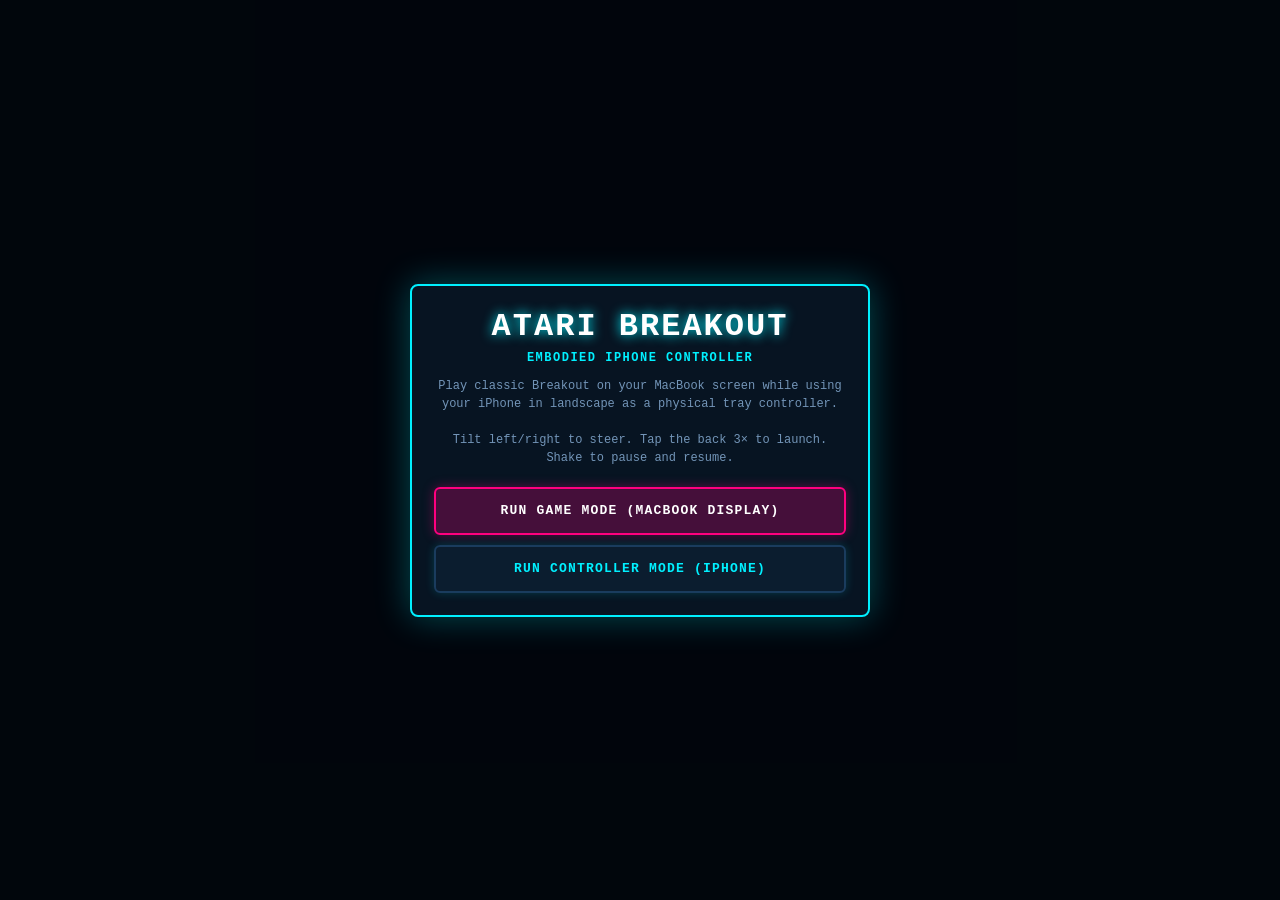
<file: AtariBrick/index.html>
<!doctype html>
<html lang="en">
  <head>
    <meta charset="UTF-8" />
    <meta
      name="viewport"
      content="width=device-width, initial-scale=1, maximum-scale=1, user-scalable=no, viewport-fit=cover"
    />
    <title>Atari Breakout - iPhone Motion Controller</title>
    <meta
      name="description"
      content="An embodied Atari Breakout game controlled in landscape by iPhone motion, triple back-tap, and shake via WebRTC."
    />
    <meta property="og:title" content="Atari Breakout - iPhone Motion Controller" />
    <meta
      property="og:description"
      content="An embodied Atari Breakout game controlled in landscape by iPhone motion, triple back-tap, and shake via WebRTC."
    />
    <meta property="og:type" content="website" />
    <meta name="twitter:card" content="summary_large_image" />

    <style>
      /* ============================================================
         ATARI RETRO AESTHETIC & RESET
         ============================================================ */
      *, *::before, *::after {
        box-sizing: border-box;
        margin: 0;
        padding: 0;
        user-select: none;
        -webkit-user-select: none;
        -webkit-touch-callout: none;
      }

      :root {
        --bg-navy: #050e18;
        --bg-card: rgba(8, 22, 36, 0.94);
        --border-color: #1a3c5e;
        --border-glow: #00f0ff;
        --text-cyan: #00f0ff;
        --text-amber: #ffbe0b;
        --text-pink: #ff007f;
        --text-green: #00f576;
        --text-dim: #7395b8;
        --text-bright: #f0f7ff;
        --font-mono: 'Courier New', Courier, Consolas, Monaco, monospace;
      }

      html, body {
        width: 100%;
        height: 100%;
        background-color: var(--bg-navy);
        color: var(--text-bright);
        font-family: var(--font-mono);
        overflow: hidden;
        touch-action: none;
        -webkit-font-smoothing: antialiased;
      }

      /* 
         LAYERED CRT SCANLINES:
         Rendered ONLY behind UI text layers so text readability
         is never impaired from 1.5–2 meters away.
      */
      .crt-scanlines {
        position: absolute;
        inset: 0;
        pointer-events: none;
        background: linear-gradient(
          to bottom,
          rgba(255, 255, 255, 0),
          rgba(255, 255, 255, 0) 50%,
          rgba(0, 0, 0, 0.25) 50%,
          rgba(0, 0, 0, 0.25)
        );
        background-size: 100% 4px;
        opacity: 0.05; /* VERY subtle: 0.05 opacity */
        z-index: 5;
      }

      /* Screen shake animation */
      .screen-shake {
        animation: shake 0.35s cubic-bezier(.36,.07,.19,.97) both;
      }
      @keyframes shake {
        10%, 90% { transform: translate3d(-4px, 2px, 0); }
        20%, 80% { transform: translate3d(5px, -3px, 0); }
        30%, 50%, 70% { transform: translate3d(-7px, 5px, 0); }
        40%, 60% { transform: translate3d(7px, -4px, 0); }
      }

      /* Common Button & Input Styles (scaled to ~70%) */
      button {
        font-family: var(--font-mono);
        font-size: 13px; /* 70% of 18px */
        letter-spacing: 1.2px;
        text-transform: uppercase;
        font-weight: 800;
        padding: 10px 18px;
        border: 2px solid var(--border-color);
        background: rgba(12, 30, 48, 0.95);
        color: var(--text-cyan);
        border-radius: 6px;
        cursor: pointer;
        transition: all 0.15s ease;
        box-shadow: 0 0 10px rgba(0, 240, 255, 0.18);
        display: inline-flex;
        align-items: center;
        justify-content: center;
        gap: 8px;
      }
      button:hover:not(:disabled) {
        background: rgba(0, 240, 255, 0.22);
        border-color: var(--text-cyan);
        box-shadow: 0 0 16px rgba(0, 240, 255, 0.45);
        color: #ffffff;
        transform: translateY(-1px);
      }
      button:active:not(:disabled) {
        transform: translateY(1px) scale(0.98);
      }
      button:disabled {
        opacity: 0.35;
        cursor: not-allowed;
        box-shadow: none;
        border-color: #243545;
      }

      button.btn-accent {
        background: rgba(255, 0, 127, 0.25);
        border-color: var(--text-pink);
        color: #ffffff;
        box-shadow: 0 0 12px rgba(255, 0, 127, 0.35);
      }
      button.btn-accent:hover:not(:disabled) {
        background: rgba(255, 0, 127, 0.45);
        box-shadow: 0 0 20px rgba(255, 0, 127, 0.65);
      }

      button.btn-green {
        background: rgba(0, 245, 118, 0.2);
        border-color: var(--text-green);
        color: #ffffff;
        box-shadow: 0 0 12px rgba(0, 245, 118, 0.35);
      }
      button.btn-green:hover:not(:disabled) {
        background: rgba(0, 245, 118, 0.4);
        box-shadow: 0 0 20px rgba(0, 245, 118, 0.65);
      }

      button.btn-amber {
        background: rgba(255, 190, 11, 0.2);
        border-color: var(--text-amber);
        color: #ffffff;
        box-shadow: 0 0 12px rgba(255, 190, 11, 0.35);
      }
      button.btn-amber:hover:not(:disabled) {
        background: rgba(255, 190, 11, 0.4);
        box-shadow: 0 0 20px rgba(255, 190, 11, 0.65);
      }

      textarea {
        width: 100%;
        background: #02070e;
        border: 2px solid var(--border-color);
        color: #92bce6;
        font-family: var(--font-mono);
        font-size: 11px;
        padding: 8px;
        border-radius: 6px;
        resize: none;
        outline: none;
        white-space: pre-wrap;
        word-break: break-all;
      }
      textarea:focus {
        border-color: var(--text-cyan);
        box-shadow: 0 0 10px rgba(0, 240, 255, 0.35);
      }

      /* Status Badge */
      .badge {
        display: inline-flex;
        align-items: center;
        gap: 6px;
        padding: 6px 12px;
        border-radius: 4px;
        font-size: 12px; /* 70% of 15px */
        letter-spacing: 1.2px;
        text-transform: uppercase;
        font-weight: 800;
        border: 2px solid currentColor;
      }
      .badge-dot {
        width: 8px;
        height: 8px;
        border-radius: 50%;
        background-color: currentColor;
        box-shadow: 0 0 6px currentColor;
      }
      .badge-offline { color: var(--text-dim); border-color: #27405e; }
      .badge-standby { color: var(--text-amber); border-color: rgba(255, 190, 11, 0.6); }
      .badge-connected { color: var(--text-green); border-color: rgba(0, 245, 118, 0.7); }

      /* ============================================================
         GAME MODE VIEW (MAC DISPLAY)
         ============================================================ */
      #game-view {
        position: relative;
        width: 100vw;
        height: 100vh;
        display: none;
        background-color: var(--bg-navy);
      }
      #game-canvas {
        position: absolute;
        top: 0;
        left: 0;
        width: 100%;
        height: 100%;
        display: block;
        z-index: 1;
      }

      /* Layer 4: UI Text & HUD on top of scanlines */
      #game-header {
        position: absolute;
        top: 0;
        left: 0;
        right: 0;
        padding: 18px 26px;
        display: flex;
        align-items: center;
        justify-content: space-between;
        pointer-events: none;
        z-index: 20;
      }
      #game-header > * {
        pointer-events: auto;
      }

      .game-left-hud {
        display: flex;
        align-items: center;
        gap: 20px;
      }
      .game-title-group {
        display: flex;
        flex-direction: column;
        gap: 2px;
      }
      .game-logo {
        font-size: clamp(20px, 2.8vw, 30px); /* 70% of 28-42px */
        font-weight: 900;
        letter-spacing: 2px;
        color: #ffffff;
        text-shadow: 0 0 14px rgba(0, 240, 255, 0.85);
      }
      .game-sublogo {
        font-size: 11px; /* 70% of 14px */
        font-weight: 700;
        letter-spacing: 1.5px;
        color: var(--text-cyan);
      }

      /* Prominent HUD for Score & Lives (20-24px font, Layer 4 above scanlines) */
      .hud-score-lives {
        display: flex;
        align-items: center;
        gap: 16px;
        background: rgba(3, 12, 22, 0.92);
        border: 2px solid var(--border-color);
        border-radius: 6px;
        padding: 6px 16px;
        box-shadow: 0 0 16px rgba(0, 240, 255, 0.18);
      }
      .hud-item {
        display: flex;
        align-items: baseline;
        gap: 8px;
        font-family: var(--font-mono);
        font-size: 22px; /* 20-24px as requested */
        font-weight: 900;
        letter-spacing: 1.5px;
      }
      .hud-label {
        font-size: 14px;
        color: var(--text-dim);
        font-weight: 800;
        letter-spacing: 1.2px;
      }
      .hud-value-score {
        color: #ffffff;
        text-shadow: 0 0 14px rgba(0, 240, 255, 0.95);
        min-width: 60px;
      }
      .hud-value-lives {
        color: var(--text-pink);
        text-shadow: 0 0 16px rgba(255, 0, 127, 0.95);
        letter-spacing: 4px;
      }

      .game-actions {
        display: flex;
        align-items: center;
        gap: 10px;
      }

      /* FULLSCREEN DARK SEMI-TRANSPARENT PAUSE OVERLAY */
      #pause-overlay {
        position: absolute;
        inset: 0;
        background: rgba(4, 11, 20, 0.85);
        display: none;
        flex-direction: column;
        align-items: center;
        justify-content: center;
        z-index: 60; /* Above game graphics & scanlines, below drawer */
        backdrop-filter: blur(5px);
        -webkit-backdrop-filter: blur(5px);
        cursor: pointer;
      }
      #pause-overlay.active {
        display: flex;
      }
      .pause-box {
        text-align: center;
        padding: 34px 52px;
        background: rgba(6, 20, 34, 0.96);
        border: 2px solid var(--text-amber);
        border-radius: 10px;
        box-shadow: 0 0 45px rgba(255, 190, 11, 0.45);
        animation: pausePulse 2.2s infinite ease-in-out;
      }
      @keyframes pausePulse {
        0%, 100% { transform: scale(1); box-shadow: 0 0 35px rgba(255, 190, 11, 0.35); }
        50% { transform: scale(1.02); box-shadow: 0 0 55px rgba(255, 190, 11, 0.65); }
      }
      .pause-title {
        font-size: clamp(44px, 6vw, 68px);
        font-weight: 900;
        letter-spacing: 5px;
        color: var(--text-amber);
        text-shadow: 0 0 28px rgba(255, 190, 11, 0.9);
        margin-bottom: 14px;
      }
      .pause-subtitle {
        font-size: clamp(20px, 2.8vw, 28px);
        font-weight: 800;
        letter-spacing: 2.5px;
        color: #ffffff;
        text-shadow: 0 0 16px rgba(255, 255, 255, 0.8);
        margin-bottom: 16px;
      }
      .pause-hint {
        font-size: 13px;
        font-weight: 700;
        letter-spacing: 1.5px;
        color: var(--text-dim);
      }

      /* CENTERED ANNOUNCEMENT BANNER (READY, PAUSED, GAME OVER - scaled to ~70%) */
      #game-banner-overlay {
        position: absolute;
        inset: 0;
        display: flex;
        flex-direction: column;
        align-items: center;
        justify-content: center;
        pointer-events: none;
        z-index: 15;
        text-align: center;
        padding: 20px;
      }
      .banner-main-title {
        font-size: clamp(34px, 5.6vw, 54px); /* 70% of 48-76px */
        font-weight: 900;
        letter-spacing: 3px;
        color: #ffffff;
        text-shadow: 0 0 24px rgba(0, 240, 255, 0.9), 0 0 45px rgba(0, 240, 255, 0.4);
        margin-bottom: 10px;
        text-transform: uppercase;
      }
      .banner-sub-title {
        font-size: clamp(16px, 2.2vw, 22px); /* 70% of 22-32px */
        font-weight: 800;
        letter-spacing: 2px;
        color: var(--text-amber);
        text-shadow: 0 0 12px rgba(255, 190, 11, 0.7);
        margin-bottom: 16px;
        text-transform: uppercase;
      }

      /* TAP DOTS PROGRESSION: ● ○ ○ -> ● ● ○ -> ● ● ● */
      .tap-dots-container {
        display: flex;
        align-items: center;
        justify-content: center;
        gap: 14px;
        margin-top: 10px;
      }
      .tap-dot {
        width: 16px;
        height: 16px;
        border-radius: 50%;
        border: 2px solid var(--text-cyan);
        background: transparent;
        transition: all 0.15s ease;
      }
      .tap-dot.active {
        background: var(--text-cyan);
        box-shadow: 0 0 14px var(--text-cyan);
        transform: scale(1.2);
      }

      /* PAIRING DRAWER / MODAL IN GAME MODE (COMPACT FOR UNIVERSAL CLIPBOARD) */
      .modal-drawer {
        position: fixed;
        top: 85px;
        right: 20px;
        width: 380px;
        max-width: calc(100vw - 36px);
        background: var(--bg-card);
        border: 2px solid var(--border-glow);
        box-shadow: 0 10px 35px rgba(0, 0, 0, 0.85), 0 0 24px rgba(0, 240, 255, 0.22);
        border-radius: 8px;
        padding: 16px;
        z-index: 100;
        backdrop-filter: blur(12px);
        -webkit-backdrop-filter: blur(12px);
        transition: transform 0.25s ease, opacity 0.25s ease;
      }
      .modal-drawer.collapsed {
        transform: translateY(-20px) scale(0.95);
        pointer-events: none;
        opacity: 0;
      }

      .drawer-header {
        display: flex;
        align-items: center;
        justify-content: space-between;
        margin-bottom: 12px;
        padding-bottom: 8px;
        border-bottom: 1px solid var(--border-color);
      }
      .drawer-title {
        font-size: 15px;
        letter-spacing: 1.5px;
        color: var(--text-cyan);
        text-transform: uppercase;
        font-weight: 900;
      }
      .drawer-close {
        background: transparent;
        border: none;
        color: var(--text-dim);
        font-size: 20px;
        padding: 2px 6px;
        box-shadow: none;
      }
      .drawer-close:hover {
        color: #ffffff;
      }

      /* COMPACT PHONE LINK BOX (UNIVERSAL CLIPBOARD) */
      .phone-link-box {
        display: flex;
        flex-direction: column;
        background: rgba(2, 8, 16, 0.85);
        border: 1px solid var(--border-color);
        border-radius: 6px;
        padding: 12px;
        margin-bottom: 14px;
      }
      .ctrl-url-text {
        font-size: 12px;
        color: var(--text-cyan);
        word-break: break-all;
        user-select: all;
        -webkit-user-select: all;
        padding: 8px;
        background: rgba(0, 240, 255, 0.08);
        border: 1px solid rgba(0, 240, 255, 0.2);
        border-radius: 4px;
        width: 100%;
        line-height: 1.4;
      }

      .step-block {
        margin-bottom: 14px;
      }
      .step-label {
        font-size: 14px;
        font-weight: 700;
        color: var(--text-bright);
        margin-bottom: 8px;
        display: flex;
        justify-content: space-between;
        align-items: center;
      }
      .step-badge {
        color: var(--text-amber);
        font-weight: 900;
      }

      /* PERSISTENT FLOATING NOTIFICATION (CONNECTED) */
      #connected-banner {
        position: fixed;
        bottom: 24px;
        left: 50%;
        transform: translateX(-50%);
        background: rgba(5, 20, 32, 0.92);
        border: 2px solid var(--text-green);
        box-shadow: 0 0 24px rgba(0, 245, 118, 0.4);
        border-radius: 30px;
        padding: 10px 24px;
        display: flex;
        align-items: center;
        gap: 14px;
        z-index: 50;
        font-size: 16px;
        font-weight: 800;
        letter-spacing: 2px;
        color: var(--text-green);
        backdrop-filter: blur(10px);
        opacity: 0;
        pointer-events: none;
        transition: opacity 0.3s ease;
      }
      #connected-banner.active {
        opacity: 1;
        pointer-events: auto;
      }

      /* PROMINENT PHONE CONTROLLER VISUALIZATION (BOTTOM-RIGHT: 30-35vw, max 420px) */
      #phone-widget {
        position: fixed;
        bottom: 20px;
        right: 20px;
        width: clamp(280px, 32vw, 420px);
        background: rgba(6, 18, 30, 0.88);
        border: 2px solid var(--border-glow);
        border-radius: 8px;
        padding: 14px;
        z-index: 30;
        backdrop-filter: blur(10px);
        box-shadow: 0 8px 30px rgba(0, 0, 0, 0.7), 0 0 16px rgba(0, 240, 255, 0.2);
        display: flex;
        flex-direction: column;
        gap: 8px;
      }
      .widget-title {
        font-size: 13px;
        font-weight: 800;
        color: var(--text-cyan);
        letter-spacing: 1.5px;
        display: flex;
        justify-content: space-between;
        align-items: center;
      }
      #widget-canvas {
        width: 100%;
        height: 110px; /* Taller canvas for visually prominent phone illustration */
        display: block;
        background: #02070e;
        border: 1px solid var(--border-color);
        border-radius: 4px;
      }
      .widget-meter-labels {
        display: flex;
        justify-content: space-between;
        font-size: 11px;
        font-weight: 800;
        color: var(--text-dim);
      }
      .widget-footer-row {
        display: flex;
        justify-content: space-between;
        align-items: center;
        padding-top: 6px;
        border-top: 1px solid rgba(26, 60, 94, 0.6);
        font-size: 11px;
      }

      /* ============================================================
         CONTROLLER MODE VIEW (IPHONE)
         ============================================================ */
      #controller-view {
        position: relative;
        width: 100vw;
        height: 100vh;
        height: 100dvh;
        display: none;
        flex-direction: column;
        justify-content: space-between;
        padding: 16px;
        overflow-y: auto;
        -webkit-overflow-scrolling: touch;
      }

      /* LANDSCAPE ENFORCEMENT OVERLAY */
      #rotate-warning-modal {
        position: fixed;
        inset: 0;
        background: #040d16;
        z-index: 9999;
        display: none;
        flex-direction: column;
        align-items: center;
        justify-content: center;
        text-align: center;
        padding: 30px;
      }
      #rotate-warning-modal.active {
        display: flex;
      }
      .rotate-icon {
        font-size: 64px;
        margin-bottom: 20px;
        animation: rotateBounce 1.6s infinite ease-in-out;
      }
      @keyframes rotateBounce {
        0%, 100% { transform: rotate(0deg); }
        50% { transform: rotate(-90deg); }
      }
      .rotate-title {
        font-size: 18px; /* 70% of 26px */
        font-weight: 900;
        color: var(--text-amber);
        letter-spacing: 1.5px;
        margin-bottom: 10px;
      }
      .rotate-desc {
        font-size: 12px; /* 70% of 16px */
        color: var(--text-bright);
        line-height: 1.5;
        max-width: 420px;
      }

      .ctrl-top-bar {
        display: flex;
        align-items: center;
        justify-content: space-between;
        gap: 10px;
        padding-bottom: 10px;
        border-bottom: 2px solid var(--border-color);
      }
      .ctrl-title {
        font-size: 14px; /* 70% of 20px */
        font-weight: 900;
        letter-spacing: 1.5px;
        color: #ffffff;
        text-shadow: 0 0 8px var(--text-cyan);
      }

      .ctrl-main-body {
        display: flex;
        flex-direction: column;
        gap: 10px;
        max-width: 680px;
        width: 100%;
        margin: 0 auto;
      }

      /* Controller Meter & Visualization */
      .ctrl-vis-card {
        background: var(--bg-card);
        border: 2px solid var(--border-color);
        border-radius: 8px;
        padding: 10px 14px;
        display: flex;
        flex-direction: column;
        gap: 6px;
      }
      .ctrl-meter-header {
        display: flex;
        justify-content: space-between;
        font-size: 12px; /* 70% of 16px */
        font-weight: 800;
        color: var(--text-cyan);
      }
      .meter-bar-bg {
        width: 100%;
        height: 14px;
        background: #020810;
        border: 2px solid var(--border-color);
        border-radius: 7px;
        overflow: hidden;
        position: relative;
      }
      .meter-bar-fill {
        height: 100%;
        width: 50%;
        background: var(--text-cyan);
        box-shadow: 0 0 10px var(--text-cyan);
        transition: width 0.05s linear;
      }
      .meter-bar-center {
        position: absolute;
        top: 0;
        bottom: 0;
        left: 50%;
        width: 2px;
        background: #ffffff;
        opacity: 0.7;
        transform: translateX(-50%);
      }

      /* Gesture status cards on phone */
      .ctrl-gesture-row {
        display: grid;
        grid-template-columns: 1fr 1fr;
        gap: 10px;
      }
      .ctrl-gesture-card {
        border: 2px solid var(--border-color);
        background: rgba(3, 12, 22, 0.85);
        border-radius: 8px;
        padding: 10px;
        text-align: center;
        transition: all 0.15s ease;
      }
      .ctrl-gesture-card.flash-active {
        border-color: var(--text-green);
        background: rgba(0, 245, 118, 0.3);
        box-shadow: 0 0 20px rgba(0, 245, 118, 0.6);
        transform: scale(1.02);
      }
      .ctrl-gesture-card.flash-shake {
        border-color: var(--text-amber);
        background: rgba(255, 190, 11, 0.3);
        box-shadow: 0 0 20px rgba(255, 190, 11, 0.6);
        transform: scale(1.02);
      }
      .ctrl-gesture-main {
        font-size: 13px; /* 70% of 16px */
        font-weight: 900;
        color: #ffffff;
        margin-bottom: 2px;
      }
      .ctrl-gesture-sub {
        font-size: 10px;
        font-weight: 700;
        color: var(--text-dim);
      }

      /* Controller Mobile Touch Action Buttons: Minimum 48px height */
      .ctrl-touch-btn {
        min-height: 48px;
        font-size: 13px;
      }

      /* Pairing Accordion on Phone */
      .ctrl-pair-card {
        background: var(--bg-card);
        border: 2px solid var(--border-color);
        border-radius: 8px;
        padding: 12px;
        display: flex;
        flex-direction: column;
        gap: 8px;
      }
      .ctrl-pair-card.hidden {
        display: none;
      }

      /* ============================================================
         DEBUG OVERLAY
         ============================================================ */
      #debug-overlay {
        position: fixed;
        top: 70px;
        right: 16px;
        width: 320px;
        background: rgba(2, 7, 14, 0.94);
        border: 2px solid var(--border-glow);
        border-radius: 6px;
        padding: 10px 12px;
        font-size: 11px;
        line-height: 1.5;
        color: #9ac2ec;
        z-index: 250;
        pointer-events: none;
        backdrop-filter: blur(8px);
        display: none;
      }
      #debug-overlay.active {
        display: block;
      }
      .dbg-row {
        display: flex;
        justify-content: space-between;
      }
      .dbg-val {
        color: var(--text-cyan);
        font-weight: 800;
      }

      /* ============================================================
         STARTUP MODE SELECTOR MODAL (Scaled to ~70%)
         ============================================================ */
      #mode-modal {
        position: fixed;
        inset: 0;
        background: rgba(2, 6, 12, 0.96);
        display: flex;
        align-items: center;
        justify-content: center;
        z-index: 1000;
        padding: 20px;
      }
      .mode-card {
        background: var(--bg-card);
        border: 2px solid var(--border-glow);
        box-shadow: 0 0 35px rgba(0, 240, 255, 0.3);
        border-radius: 8px;
        max-width: 460px;
        width: 100%;
        padding: 22px;
        text-align: center;
      }
      .mode-title {
        font-size: clamp(24px, 3.8vw, 32px); /* 70% of 32-44px */
        font-weight: 900;
        letter-spacing: 2px;
        color: #ffffff;
        margin-bottom: 6px;
        text-shadow: 0 0 12px var(--text-cyan);
      }
      .mode-subtitle {
        font-size: 12px; /* 70% of 16px */
        letter-spacing: 1.5px;
        font-weight: 800;
        color: var(--text-cyan);
        margin-bottom: 12px;
      }
      .mode-desc {
        font-size: 12px; /* 70% of 15px */
        line-height: 1.5;
        color: var(--text-dim);
        margin-bottom: 20px;
      }
      .mode-options {
        display: flex;
        flex-direction: column;
        gap: 10px;
      }
      .mode-btn {
        padding: 12px;
        font-size: 13px; /* 70% of 18px */
        min-height: 48px;
      }
    </style>
  </head>
  <body>
    <!-- LAYER 3: Subtle CRT Scanlines (behind UI text) -->
    <div class="crt-scanlines"></div>

    <!-- ============================================================
         MAC GAME MODE VIEW
         ============================================================ -->
    <div id="game-view">
      <canvas id="game-canvas"></canvas>

      <!-- Layer 4: Top Header HUD -->
      <header id="game-header">
        <div class="game-left-hud">
          <div class="game-title-group">
            <div class="game-logo">BREAKOUT</div>
            <div class="game-sublogo">// EMBODIED IPHONE CONTROLLER</div>
          </div>

          <!-- Bright high-contrast SCORE and LIVES HUD (20-24px) -->
          <div class="hud-score-lives">
            <span class="hud-item">
              <span class="hud-label">SCORE</span>
              <span id="hud-score-val" class="hud-value-score">0000</span>
            </span>
            <span class="hud-item">
              <span class="hud-label">LIVES</span>
              <span id="hud-lives-val" class="hud-value-lives">● ● ●</span>
            </span>
          </div>
        </div>

        <div class="game-actions">
          <div id="game-status-badge" class="badge badge-offline">
            <span class="badge-dot"></span>
            <span id="game-status-text">KEYBOARD / MOUSE</span>
          </div>
          <button id="btn-manual-start" class="btn-green" title="Start Game (Space / Triple-Tap)">
            START GAME
          </button>
          <button id="btn-manual-pause" class="btn-amber" title="Pause / Resume Game (P / Shake)">
            PAUSE
          </button>
          <button id="btn-toggle-pair" class="btn-cyan" title="Connect iPhone motion controller">
            CONNECT PHONE
          </button>
          <button id="btn-toggle-debug" style="padding: 10px 14px;" title="Toggle Telemetry HUD (D)">
            DEBUG
          </button>
          <button id="btn-toggle-audio" style="padding: 10px 14px;" title="Toggle sound (M)">
            SND: ON
          </button>
        </div>
      </header>

      <!-- Fullscreen Dark Semi-Transparent Pause Overlay -->
      <div id="pause-overlay" title="Click or shake phone to resume">
        <div class="pause-box">
          <div class="pause-title">PAUSED</div>
          <div class="pause-subtitle">SHAKE PHONE TO RESUME</div>
          <div class="pause-hint">[ PRESS 'P' OR CLICK TO RESUME ]</div>
        </div>
      </div>

      <!-- Center Announcement Overlay (READY, GAME OVER, TRIPLE TAP PROGRESS) -->
      <div id="game-banner-overlay">
        <div id="banner-main" class="banner-main-title">READY</div>
        <div id="banner-sub" class="banner-sub-title">TAP PHONE 3× TO START</div>
        <div id="banner-tap-progress" class="tap-dots-container">
          <div id="dot-1" class="tap-dot"></div>
          <div id="dot-2" class="tap-dot"></div>
          <div id="dot-3" class="tap-dot"></div>
        </div>
      </div>

      <!-- Pairing Drawer - Compact for Apple Universal Clipboard -->
      <div id="game-pair-drawer" class="modal-drawer collapsed">
        <div class="drawer-header">
          <div class="drawer-title">CONNECT IPHONE CONTROLLER</div>
          <button id="btn-close-pair" class="drawer-close">&times;</button>
        </div>

        <!-- Phone Link Box for Apple Universal Clipboard -->
        <div class="phone-link-box">
          <div style="font-size: 11px; font-weight: 800; color: var(--text-amber); margin-bottom: 6px; letter-spacing: 1px;">
            CONTROLLER LINK (UNIVERSAL CLIPBOARD):
          </div>
          <div class="ctrl-url-text" id="controller-url-display">...</div>
          <div style="display: flex; gap: 8px; width: 100%; margin-top: 8px;">
            <button id="btn-copy-ctrl-link" class="btn-green" style="flex: 1; font-size: 11px; padding: 8px 10px;">
              COPY PHONE LINK
            </button>
            <button id="btn-open-tab" style="font-size: 11px; padding: 8px 10px;">
              OPEN TAB
            </button>
          </div>
        </div>

        <!-- WebRTC Manual Pairing Step 1 -->
        <div class="step-block">
          <div class="step-label">
            <span><span class="step-badge">STEP 1:</span> CREATE OFFER ON MAC</span>
            <button id="btn-copy-offer" style="padding: 4px 10px; font-size: 11px;" disabled>
              COPY OFFER
            </button>
          </div>
          <button id="btn-create-offer" class="btn-accent" style="width: 100%; margin-bottom: 6px; font-size: 12px; padding: 8px 12px;">
            CREATE OFFER
          </button>
          <textarea id="mac-offer-text" rows="3" placeholder="Click 'CREATE OFFER' to generate payload..." readonly></textarea>
        </div>

        <!-- WebRTC Manual Pairing Step 2 -->
        <div class="step-block">
          <div class="step-label">
            <span><span class="step-badge">STEP 2:</span> PASTE ANSWER FROM IPHONE</span>
            <button id="btn-paste-answer" style="padding: 4px 10px; font-size: 11px;">
              PASTE
            </button>
          </div>
          <textarea id="mac-answer-text" rows="3" placeholder="Paste Answer JSON from iPhone here..."></textarea>
          <button id="btn-apply-answer" class="btn-green" style="width: 100%; margin-top: 6px; font-size: 12px; padding: 8px 12px;" disabled>
            APPLY ANSWER
          </button>
        </div>
      </div>

      <!-- Persistent Connected Pill -->
      <div id="connected-banner">
        <span class="badge-dot" style="background: var(--text-green);"></span>
        <span>CONTROLLER CONNECTED</span>
        <button id="btn-reopen-pair" style="padding: 6px 14px; font-size: 13px; margin-left: 8px;">
          PAIRING
        </button>
      </div>

      <!-- Prominent Phone Visualizer Widget (Bottom-Right: 30-35vw, max 420px) -->
      <div id="phone-widget">
        <div class="widget-title">
          <span>IPHONE EMBODIED CONTROLLER</span>
          <span id="widget-tilt-val" style="color: #ffffff; background: #0b2238; padding: 2px 8px; border-radius: 4px; border: 1px solid var(--border-color);">0.0°</span>
        </div>
        <canvas id="widget-canvas" width="380" height="110"></canvas>
        <div class="widget-meter-labels">
          <span>◀ TILT LEFT</span>
          <span style="color: var(--text-cyan);">HORIZONTAL TRAY</span>
          <span>TILT RIGHT ▶</span>
        </div>
        <div class="widget-footer-row">
          <span id="widget-status-msg" style="color: var(--text-amber); font-weight: bold;">
            READY: TAP BACK 3× TO START
          </span>
          <button id="btn-widget-start" style="padding: 4px 10px; font-size: 11px;">
            LAUNCH
          </button>
        </div>
      </div>
    </div>

    <!-- ============================================================
         IPHONE CONTROLLER MODE VIEW
         ============================================================ -->
    <div id="controller-view">
      <!-- Landscape enforcement warning modal -->
      <div id="rotate-warning-modal">
        <div class="rotate-icon">📱 ↷</div>
        <div class="rotate-title">ROTATE PHONE TO LANDSCAPE</div>
        <div class="rotate-desc">
          Hold the iPhone horizontally in both hands with the long edge facing your chest, like holding a tray.
        </div>
      </div>

      <!-- Controller Header -->
      <div class="ctrl-top-bar">
        <div class="ctrl-title">PADDLE CONTROLLER</div>
        <div id="ctrl-status-badge" class="badge badge-offline">
          <span class="badge-dot"></span>
          <span id="ctrl-status-text">NOT CONNECTED</span>
        </div>
      </div>

      <!-- Controller Main Body -->
      <div class="ctrl-main-body">
        <!-- Sensor Request and Calibration Buttons -->
        <div style="display: flex; gap: 12px;">
          <button id="btn-enable-sensors" class="btn-accent ctrl-touch-btn" style="flex: 1;">
            ENABLE MOTION CONTROL
          </button>
          <button id="btn-calibrate" class="btn-green ctrl-touch-btn" style="flex: 1;" disabled>
            CALIBRATE
          </button>
        </div>

        <!-- Tilt Visualizer Card -->
        <div class="ctrl-vis-card">
          <div class="ctrl-meter-header">
            <span>PADDLE STEERING TILT</span>
            <span id="ctrl-tilt-degrees">0.0°</span>
          </div>
          <div class="meter-bar-bg">
            <div class="meter-bar-center"></div>
            <div id="ctrl-meter-fill" class="meter-bar-fill"></div>
          </div>
          <div style="display: flex; justify-content: space-between; font-size: 13px; font-weight: bold; color: var(--text-dim);">
            <span>◀ TILT LEFT</span>
            <span>FLAT TRAY</span>
            <span>TILT RIGHT ▶</span>
          </div>
        </div>

        <!-- Gestures Status Cards -->
        <div class="ctrl-gesture-row">
          <div id="card-triple-tap" class="ctrl-gesture-card">
            <div class="ctrl-gesture-main">TRIPLE BACK-TAP</div>
            <div id="card-tap-sub" class="ctrl-gesture-sub">TAP BACK 3× TO START</div>
          </div>
          <div id="card-shake" class="ctrl-gesture-card">
            <div class="ctrl-gesture-main">SHAKE GESTURE</div>
            <div id="card-shake-sub" class="ctrl-gesture-sub">SHAKE TO PAUSE / RESUME</div>
          </div>
        </div>

        <!-- Pairing Card Toggle -->
        <button id="btn-ctrl-toggle-pair" style="width: 100%; padding: 12px; font-size: 15px;">
          WEBRTC PAIRING CONTROLS
        </button>

        <!-- Pairing Interface on Phone -->
        <div id="ctrl-pair-panel" class="ctrl-pair-card hidden">
          <div style="font-size: 15px; font-weight: 800; color: var(--text-amber);">
            1. PASTE OFFER FROM MAC:
          </div>
          <div style="display: flex; gap: 10px;">
            <button id="btn-ctrl-paste-offer" style="font-size: 14px; padding: 10px 14px;">
              PASTE
            </button>
            <button id="btn-ctrl-connect" class="btn-accent" style="flex: 1; font-size: 14px; padding: 10px;">
              CONNECT / ANSWER
            </button>
          </div>
          <textarea id="ctrl-offer-input" rows="3" placeholder="Paste Mac Offer JSON here..."></textarea>

          <div style="font-size: 15px; font-weight: 800; color: var(--text-amber); margin-top: 6px;">
            2. COPY ANSWER TO MAC:
          </div>
          <button id="btn-ctrl-copy-answer" class="btn-green" style="width: 100%; font-size: 14px; padding: 10px;" disabled>
            COPY ANSWER
          </button>
          <textarea id="ctrl-answer-output" rows="3" placeholder="Answer will generate here..." readonly></textarea>
        </div>
      </div>

      <!-- Bottom Hint -->
      <div style="text-align: center; font-size: 14px; font-weight: 700; color: var(--text-dim); padding: 8px;">
        HOLD PHONE HORIZONTALLY IN BOTH HANDS LIKE A TRAY
      </div>
    </div>

    <!-- ============================================================
         DEBUG OVERLAY
         ============================================================ -->
    <div id="debug-overlay">
      <div style="font-weight: 900; color: #fff; margin-bottom: 8px; border-bottom: 1px solid var(--border-color); padding-bottom: 4px;">
        TELEMETRY HUD (?debug=1)
      </div>
      <div class="dbg-row"><span>FPS:</span><span id="dbg-fps" class="dbg-val">60</span></div>
      <div class="dbg-row"><span>WebRTC State:</span><span id="dbg-webrtc-state" class="dbg-val">new</span></div>
      <div class="dbg-row"><span>Signaling:</span><span id="dbg-signaling" class="dbg-val">stable</span></div>
      <div class="dbg-row"><span>DataChannel:</span><span id="dbg-dc-state" class="dbg-val">closed</span></div>
      <div class="dbg-row"><span>Screen Orientation:</span><span id="dbg-orient-angle" class="dbg-val">0°</span></div>
      <div class="dbg-row"><span>Raw α / β / γ:</span><span id="dbg-raw-orient" class="dbg-val">0 / 0 / 0</span></div>
      <div class="dbg-row"><span>Neutral (β₀ / γ₀):</span><span id="dbg-neutral" class="dbg-val">0 / 0</span></div>
      <div class="dbg-row"><span>Controller X:</span><span id="dbg-ctrl-x" class="dbg-val">0.00</span></div>
      <div class="dbg-row"><span>Paddle X (Raw/Smooth):</span><span id="dbg-paddle-x" class="dbg-val">0.50 / 0.50</span></div>
      <div class="dbg-row"><span>Accel Mag:</span><span id="dbg-accel-mag" class="dbg-val">0.0 m/s²</span></div>
      <div class="dbg-row"><span>Tap Peak / Count:</span><span id="dbg-taps" class="dbg-val">0.0 / 0</span></div>
      <div class="dbg-row"><span>Shake Energy:</span><span id="dbg-shake" class="dbg-val">0.0</span></div>
      <div class="dbg-row"><span>Game State:</span><span id="dbg-gamestate" class="dbg-val">READY</span></div>
    </div>

    <!-- ============================================================
         STARTUP MODE MODAL
         ============================================================ -->
    <div id="mode-modal">
      <div class="mode-card">
        <div class="mode-title">ATARI BREAKOUT</div>
        <div class="mode-subtitle">EMBODIED IPHONE CONTROLLER</div>
        <p class="mode-desc">
          Play classic Breakout on your MacBook screen while using your iPhone in landscape as a physical tray controller.<br/><br/>
          Tilt left/right to steer. Tap the back 3× to launch. Shake to pause and resume.
        </p>
        <div class="mode-options">
          <button id="btn-select-game" class="btn-accent mode-btn">
            RUN GAME MODE (MACBOOK DISPLAY)
          </button>
          <button id="btn-select-controller" class="mode-btn">
            RUN CONTROLLER MODE (IPHONE)
          </button>
        </div>
      </div>
    </div>

    <!-- ============================================================
         CORE APPLICATION JAVASCRIPT
         ============================================================ -->
    <script>
      // ============================================================
      // TUNING PARAMETERS
      // ============================================================
      const TUNING = {
        // Paddle Steering
        TILT_RANGE: 25.0,             // Degrees of left/right tilt for edge-to-edge sweep (±25°)
        TILT_DEADZONE: 1.5,           // Deadzone in degrees around neutral position to prevent micro-jitter
        PADDLE_SMOOTHING: 0.12,       // Low-pass exponential lerp smoothing (0.12)
        ACCEL_IMPULSE_WEIGHT: 0.025,  // Dynamic lateral acceleration transient contribution

        // Triple Back-Tap Gesture (START GAME)
        TAP_THRESHOLD: 4.8,           // Acceleration magnitude impulse threshold (m/s²)
        TAP_DEBOUNCE_MS: 120,         // Debounce between individual tap peaks (80–150 ms)
        TRIPLE_TAP_WINDOW_MS: 1100,   // Window for all 3 taps to occur (700–1200 ms)
        TAP_COOLDOWN_MS: 1800,        // Cooldown after triple tap start detected

        // Shake Gesture (PAUSE / RESUME)
        SHAKE_THRESHOLD: 14.5,        // Acceleration threshold for vigorous shaking (m/s²)
        SHAKE_WINDOW_MS: 850,         // Rolling window to track vigorous alternating peaks (600–1000 ms)
        SHAKE_PEAKS_REQUIRED: 3,      // Number of strong direction changes needed
        SHAKE_COOLDOWN_MS: 1800,      // Cooldown between pause / resume triggers (1.5–2s)

        // WebRTC & Sensors
        SENSOR_SEND_RATE: 30,         // Broadcast frequency to Mac (Hz)

        // Breakout Gameplay
        BALL_SPEED: 7.2,              // Starting ball speed normalized to game scale
        BALL_SPEED_MAX: 13.0,         // Capped maximum speed
        BALL_SPEED_INC: 0.12,         // Speed increase per brick
        PADDLE_WIDTH_RATIO: 0.22,     // Generous paddle width (22% of game width for physical play)
        PADDLE_HEIGHT_PX: 16,         // Paddle thickness
        PADDLE_Y_OFFSET_PX: 42,       // Height of paddle above canvas bottom
        BALL_RADIUS_PX: 9,            // Ball radius
        MAX_BOUNCE_ANGLE: 68 * (Math.PI / 180), // Prevent nearly horizontal infinite bounce
      };

      // ============================================================
      // 8-BIT AUDIO SYNTHESIZER
      // ============================================================
      class RetroAudio {
        constructor() {
          this.ctx = null;
          this.enabled = true;
        }

        init() {
          if (!this.ctx) {
            const AudioCtx = window.AudioContext || window.webkitAudioContext;
            if (AudioCtx) this.ctx = new AudioCtx();
          }
          if (this.ctx && this.ctx.state === 'suspended') {
            this.ctx.resume();
          }
        }

        playTone(freq, type = 'square', duration = 0.08, endFreq = null, vol = 0.16) {
          if (!this.enabled) return;
          this.init();
          if (!this.ctx) return;
          try {
            const now = this.ctx.currentTime;
            const osc = this.ctx.createOscillator();
            const gain = this.ctx.createGain();
            osc.type = type;
            osc.frequency.setValueAtTime(freq, now);
            if (endFreq) osc.frequency.exponentialRampToValueAtTime(Math.max(10, endFreq), now + duration);
            gain.gain.setValueAtTime(vol, now);
            gain.gain.exponentialRampToValueAtTime(0.001, now + duration);
            osc.connect(gain);
            gain.connect(this.ctx.destination);
            osc.start(now);
            osc.stop(now + duration);
          } catch (e) {}
        }

        playPaddleHit() { this.playTone(260, 'square', 0.08, 190, 0.22); }
        playWallBounce() { this.playTone(400, 'square', 0.05, 360, 0.14); }
        playBrickHit(rowIdx = 0) {
          const notes = [780, 700, 620, 540, 460, 400, 340, 280];
          const freq = notes[rowIdx % notes.length] || 500;
          this.playTone(freq, 'triangle', 0.09, freq * 1.25, 0.25);
        }
        playTap() { this.playTone(520, 'triangle', 0.06, 680, 0.2); }
        playStartLaunch() {
          [340, 440, 560, 880].forEach((f, i) => {
            setTimeout(() => this.playTone(f, 'square', 0.1, f * 1.1, 0.2), i * 60);
          });
        }
        playPause() { this.playTone(320, 'sawtooth', 0.2, 160, 0.25); }
        playResume() { this.playTone(180, 'square', 0.18, 420, 0.25); }
        playLifeLost() { this.playTone(180, 'sawtooth', 0.4, 45, 0.3); }
      }
      const audio = new RetroAudio();

      // ============================================================
      // WEBRTC CONNECTION MANAGER (MANUAL SDP PAIRING)
      // ============================================================
      class WebRTCConnection {
        constructor({ onOpen, onClose, onMessage, onStateChange }) {
          this.onOpen = onOpen;
          this.onClose = onClose;
          this.onMessage = onMessage;
          this.onStateChange = onStateChange;

          this.pc = null;
          this.dc = null;
          this.config = {
            iceServers: [
              { urls: 'stun:stun.l.google.com:19302' },
              { urls: 'stun:stun1.l.google.com:19302' },
            ]
          };
        }

        initPeerConnection(isInitiator) {
          this.close();
          try {
            this.pc = new RTCPeerConnection(this.config);

            this.pc.onconnectionstatechange = () => {
              this.notifyState();
              if (this.pc.connectionState === 'disconnected' || this.pc.connectionState === 'failed') {
                if (this.onClose) this.onClose();
              }
            };
            this.pc.onsignalingstatechange = () => this.notifyState();
            this.pc.oniceconnectionstatechange = () => this.notifyState();

            if (isInitiator) {
              this.dc = this.pc.createDataChannel('motion-channel', {
                ordered: false,
                maxRetransmits: 0
              });
              this.setupDataChannel(this.dc);
            } else {
              this.pc.ondatachannel = (e) => {
                this.dc = e.channel;
                this.setupDataChannel(this.dc);
              };
            }
          } catch (err) {
            console.error('PeerConnection failed:', err);
          }
        }

        setupDataChannel(channel) {
          channel.onopen = () => {
            this.notifyState();
            if (this.onOpen) this.onOpen();
          };
          channel.onclose = () => {
            this.notifyState();
            if (this.onClose) this.onClose();
          };
          channel.onmessage = (event) => {
            try {
              const data = JSON.parse(event.data);
              if (this.onMessage) this.onMessage(data);
            } catch (e) {}
          };
        }

        waitForIceGathering() {
          return new Promise((resolve) => {
            if (!this.pc) return resolve();
            if (this.pc.iceGatheringState === 'complete') return resolve();

            const check = () => {
              if (this.pc && this.pc.iceGatheringState === 'complete') {
                this.pc.removeEventListener('icegatheringstatechange', check);
                resolve();
              }
            };
            this.pc.addEventListener('icegatheringstatechange', check);
            setTimeout(() => {
              if (this.pc) this.pc.removeEventListener('icegatheringstatechange', check);
              resolve();
            }, 2000);
          });
        }

        async createOffer() {
          this.initPeerConnection(true);
          const offer = await this.pc.createOffer();
          await this.pc.setLocalDescription(offer);
          await this.waitForIceGathering();
          return JSON.stringify(this.pc.localDescription);
        }

        async handleOfferAndCreateAnswer(offerJson) {
          this.initPeerConnection(false);
          const offerDesc = JSON.parse(offerJson);
          await this.pc.setRemoteDescription(new RTCSessionDescription(offerDesc));
          const answer = await this.pc.createAnswer();
          await this.pc.setLocalDescription(answer);
          await this.waitForIceGathering();
          return JSON.stringify(this.pc.localDescription);
        }

        async applyAnswer(answerJson) {
          if (!this.pc) throw new Error('No peer connection');
          if (this.pc.signalingState !== 'have-local-offer') {
            throw new Error(`Invalid state: ${this.pc.signalingState}`);
          }
          const answerDesc = JSON.parse(answerJson);
          await this.pc.setRemoteDescription(new RTCSessionDescription(answerDesc));
        }

        send(obj) {
          if (this.dc && this.dc.readyState === 'open') {
            this.dc.send(JSON.stringify(obj));
            return true;
          }
          return false;
        }

        isConnected() {
          return this.dc && this.dc.readyState === 'open';
        }

        notifyState() {
          if (this.onStateChange) {
            this.onStateChange({
              connectionState: this.pc ? this.pc.connectionState : 'closed',
              signalingState: this.pc ? this.pc.signalingState : 'closed',
              dcState: this.dc ? this.dc.readyState : 'closed'
            });
          }
        }

        close() {
          if (this.dc) { try { this.dc.close(); } catch(e){} this.dc = null; }
          if (this.pc) { try { this.pc.close(); } catch(e){} this.pc = null; }
          this.notifyState();
        }
      }

      // ============================================================
      // IPHONE MOTION & GESTURE CONTROLLER (LANDSCAPE ORIENTED)
      // ============================================================
      class MotionController {
        constructor({ onSensorUpdate, onGesture, onStatusChange }) {
          this.onSensorUpdate = onSensorUpdate;
          this.onGesture = onGesture;
          this.onStatusChange = onStatusChange;

          this.sensorsActive = false;
          this.isCalibrated = false;

          // Screen Orientation
          this.screenAngle = 0; // 90 or -90/270 for landscape

          // Raw sensor readings
          this.alpha = 0;
          this.beta = 0;
          this.gamma = 0;
          this.ax = 0;
          this.ay = 0;
          this.az = 0;

          // Neutral calibration
          this.neutralBeta = 0;
          this.neutralGamma = 0;

          // Calculated controller values
          this.controllerX = 0; // -1.0 (full left) to +1.0 (full right)
          this.steeringTilt = 0; // degrees

          // Triple Back-Tap Detector State
          this.tapHistory = [];
          this.lastTapTime = 0;
          this.lastTapTriggerTime = 0;
          this.recentAccels = [];
          this.prevAccMag = 0;

          // Shake to Pause/Resume State
          this.lastShakeTime = 0;
          this.shakeScore = 0;

          this.sendTimer = null;
        }

        async requestPermissions() {
          let granted = false;
          if (typeof DeviceOrientationEvent !== 'undefined' && typeof DeviceOrientationEvent.requestPermission === 'function') {
            try {
              const res = await DeviceOrientationEvent.requestPermission();
              granted = (res === 'granted');
            } catch (err) {}
          } else {
            granted = true;
          }

          if (typeof DeviceMotionEvent !== 'undefined' && typeof DeviceMotionEvent.requestPermission === 'function') {
            try {
              const res2 = await DeviceMotionEvent.requestPermission();
              granted = granted && (res2 === 'granted');
            } catch (err) {}
          }

          if (granted) {
            this.startListeners();
            this.sensorsActive = true;
            this.calibrateNeutral();
          }
          return granted;
        }

        startListeners() {
          this.updateScreenAngle();
          window.addEventListener('orientationchange', () => this.updateScreenAngle());
          if (window.screen && window.screen.orientation) {
            window.screen.orientation.addEventListener('change', () => this.updateScreenAngle());
          }

          window.addEventListener('deviceorientation', (e) => this.handleOrientation(e), true);
          window.addEventListener('devicemotion', (e) => this.handleMotion(e), true);

          if (this.sendTimer) clearInterval(this.sendTimer);
          this.sendTimer = setInterval(() => this.broadcast(), 1000 / TUNING.SENSOR_SEND_RATE);
        }

        updateScreenAngle() {
          if (window.screen && window.screen.orientation && typeof window.screen.orientation.angle !== 'undefined') {
            this.screenAngle = window.screen.orientation.angle;
          } else if (typeof window.orientation !== 'undefined') {
            this.screenAngle = window.orientation;
          } else {
            this.screenAngle = 90; // Default expected landscape
          }
        }

        handleOrientation(e) {
          if (e.beta === null || e.gamma === null) return;
          this.alpha = e.alpha || 0;
          this.beta = e.beta || 0;
          this.gamma = e.gamma || 0;
          this.calculateLandscapeTilt();
        }

        handleMotion(e) {
          // Accelerations
          if (e.acceleration && e.acceleration.x !== null) {
            this.ax = e.acceleration.x || 0;
            this.ay = e.acceleration.y || 0;
            this.az = e.acceleration.z || 0;
          } else if (e.accelerationIncludingGravity) {
            this.ax = (e.accelerationIncludingGravity.x || 0);
            this.ay = (e.accelerationIncludingGravity.y || 0);
            this.az = (e.accelerationIncludingGravity.z || 0) - 9.8;
          }

          this.detectTripleBackTap();
          this.detectShake();
        }

        calibrateNeutral() {
          this.neutralBeta = this.beta;
          this.neutralGamma = this.gamma;
          this.isCalibrated = true;
          this.calculateLandscapeTilt();
          if (this.onStatusChange) {
            this.onStatusChange({ isCalibrated: true, neutralBeta: this.neutralBeta, neutralGamma: this.neutralGamma });
          }
        }

        /**
         * LANDSCAPE LEFT/RIGHT TILT RESOLUTION:
         * In Landscape with long edge facing chest:
         * Tilting left down / right down primarily rotates around beta.
         * The direction inverts between 90° and -90° (270°).
         */
        calculateLandscapeTilt() {
          const dBeta = this.beta - this.neutralBeta;
          const dGamma = this.gamma - this.neutralGamma;

          let rawTilt = 0;
          const angle = this.screenAngle;

          if (angle === 90) {
            // Landscape-primary: Tilting left hand down tilts beta positive or negative
            rawTilt = -dBeta;
          } else if (angle === -90 || angle === 270) {
            // Landscape-secondary: Reverse rotation
            rawTilt = dBeta;
          } else {
            // Fallback if held flat landscape or 0°: use gamma
            rawTilt = dGamma;
          }

          // Apply deadzone around zero
          let deadzoned = 0;
          if (Math.abs(rawTilt) > TUNING.TILT_DEADZONE) {
            deadzoned = rawTilt > 0 ? (rawTilt - TUNING.TILT_DEADZONE) : (rawTilt + TUNING.TILT_DEADZONE);
          }

          this.steeringTilt = deadzoned;

          // Clamp and normalize to -1.0 .. +1.0
          const clamped = Math.max(-TUNING.TILT_RANGE, Math.min(TUNING.TILT_RANGE, deadzoned));
          this.controllerX = clamped / TUNING.TILT_RANGE;
        }

        /**
         * TRIPLE BACK-TAP DETECTOR:
         * Sharp distinct impulse spikes on the phone back (primarily Z-axis / acceleration magnitude)
         */
        detectTripleBackTap() {
          const now = performance.now();
          if (now - this.lastTapTriggerTime < TUNING.TAP_COOLDOWN_MS) return;

          // Tap creates a sharp spike in acceleration magnitude
          const mag = Math.hypot(this.ax, this.ay, this.az);
          const jerk = Math.abs(mag - this.prevAccMag);
          this.prevAccMag = mag;

          // Detect sharp tap peak above threshold
          if (mag > TUNING.TAP_THRESHOLD && jerk > (TUNING.TAP_THRESHOLD * 0.7)) {
            // Debounce: must be separated by at least TAP_DEBOUNCE_MS
            if (now - this.lastTapTime > TUNING.TAP_DEBOUNCE_MS) {
              this.lastTapTime = now;
              this.tapHistory.push(now);

              // Keep only taps inside window
              this.tapHistory = this.tapHistory.filter(t => (now - t) <= TUNING.TRIPLE_TAP_WINDOW_MS);

              // Notify single tap step for visual feedback (● ○ ○ -> ● ● ○)
              if (this.onGesture) {
                this.onGesture({ type: 'tapStep', count: this.tapHistory.length });
              }

              if (this.tapHistory.length >= 3) {
                this.lastTapTriggerTime = now;
                this.tapHistory = [];
                if (this.onGesture) {
                  this.onGesture({ type: 'tripleTap' });
                }
              }
            }
          }
        }

        /**
         * VIGOROUS SHAKE DETECTOR (PAUSE / RESUME):
         * Requires multiple high-energy alternating acceleration events
         */
        detectShake() {
          const now = performance.now();
          if (now - this.lastShakeTime < TUNING.SHAKE_COOLDOWN_MS) return;

          const mag = Math.hypot(this.ax, this.ay, this.az);
          this.recentAccels.push({ t: now, mag });

          // Prune window
          const cutoff = now - TUNING.SHAKE_WINDOW_MS;
          while (this.recentAccels.length > 0 && this.recentAccels[0].t < cutoff) {
            this.recentAccels.shift();
          }

          // Count directional acceleration reversals above threshold
          let peaks = 0;
          for (let i = 1; i < this.recentAccels.length - 1; i++) {
            const m = this.recentAccels[i].mag;
            if (m > TUNING.SHAKE_THRESHOLD) {
              if (m > this.recentAccels[i - 1].mag && m >= this.recentAccels[i + 1].mag) {
                peaks++;
              }
            }
          }
          this.shakeScore = peaks;

          if (peaks >= TUNING.SHAKE_PEAKS_REQUIRED) {
            this.lastShakeTime = now;
            this.recentAccels = [];
            this.shakeScore = 0;
            if (this.onGesture) {
              this.onGesture({ type: 'shake' });
            }
          }
        }

        broadcast() {
          if (!this.sensorsActive) return;
          const packet = {
            type: 'sensor',
            controllerX: Math.round(this.controllerX * 1000) / 1000,
            tilt: Math.round(this.steeringTilt * 10) / 10,
            ax: Math.round(this.ax * 10) / 10,
            ay: Math.round(this.ay * 10) / 10,
            az: Math.round(this.az * 10) / 10,
            screenAngle: this.screenAngle,
            alpha: Math.round(this.alpha),
            beta: Math.round(this.beta),
            gamma: Math.round(this.gamma),
            timestamp: Date.now()
          };
          if (this.onSensorUpdate) this.onSensorUpdate(packet);
        }

        getDebugData() {
          return {
            screenAngle: this.screenAngle,
            alpha: this.alpha.toFixed(1),
            beta: this.beta.toFixed(1),
            gamma: this.gamma.toFixed(1),
            neutralBeta: this.neutralBeta.toFixed(1),
            neutralGamma: this.neutralGamma.toFixed(1),
            controllerX: this.controllerX.toFixed(2),
            tilt: this.steeringTilt.toFixed(1),
            accMag: Math.hypot(this.ax, this.ay, this.az).toFixed(1),
            taps: this.tapHistory.length,
            shakeScore: this.shakeScore
          };
        }
      }

      // ============================================================
      // BREAKOUT GAMEPLAY & CANVAS ENGINE
      // ============================================================
      class BreakoutGame {
        constructor(canvas, onStateChange) {
          this.canvas = canvas;
          this.ctx = canvas.getContext('2d');
          this.onStateChange = onStateChange;

          // Game State Machine: 'CONNECTING' | 'READY' | 'PLAYING' | 'PAUSED' | 'GAME_OVER'
          this.state = 'READY';

          this.score = 0;
          this.lives = 3;
          this.tapCount = 0;

          // Paddle (Normalized 0.0 to 1.0)
          this.paddleNormalizedX = 0.5;
          this.targetPaddleX = 0.5;
          this.paddleTrail = [];

          // Ball
          this.ballX = 0;
          this.ballY = 0;
          this.ballVx = 0;
          this.ballVy = 0;
          this.ballSpeed = TUNING.BALL_SPEED;
          this.ballTrail = [];

          // Bricks
          this.bricks = [];
          this.brickRows = 7;
          this.brickCols = 12;

          // Particles
          this.particles = [];

          // Screen Shake
          this.shakeTime = 0;

          this.isControllerConnected = false;
          this.lastPauseToggleTime = 0;
          this.resize();
          window.addEventListener('resize', () => this.resize());

          this.initBricks();
          this.resetBallToPaddle();
          this.notifyState();
        }

        resize() {
          const dpr = window.devicePixelRatio || 1;
          this.width = window.innerWidth;
          this.height = window.innerHeight;
          this.canvas.width = this.width * dpr;
          this.canvas.height = this.height * dpr;
          this.ctx.resetTransform();
          this.ctx.scale(dpr, dpr);
          this.initBricks();
        }

        initBricks() {
          this.bricks = [];
          const colors = [
            '#ff007f', // Atari Pink
            '#ff3b00', // Red-Orange
            '#ff8800', // Orange
            '#ffdd00', // Yellow
            '#00f576', // Green
            '#00f0ff', // Cyan
            '#3a86ff', // Blue
            '#9d4edd', // Purple
          ];

          const topMargin = Math.max(120, this.height * 0.16);
          const sideMargin = Math.max(20, this.width * 0.04);
          const playWidth = this.width - sideMargin * 2;
          const brickGap = 6;
          const brickWidth = (playWidth - (this.brickCols - 1) * brickGap) / this.brickCols;
          const brickHeight = Math.max(16, Math.min(26, this.height * 0.028));

          for (let r = 0; r < this.brickRows; r++) {
            for (let c = 0; c < this.brickCols; c++) {
              this.bricks.push({
                x: sideMargin + c * (brickWidth + brickGap),
                y: topMargin + r * (brickHeight + brickGap),
                w: brickWidth,
                h: brickHeight,
                color: colors[r % colors.length],
                row: r,
                alive: true
              });
            }
          }
        }

        resetBallToPaddle() {
          const paddleWidth = Math.max(100, this.width * TUNING.PADDLE_WIDTH_RATIO);
          if (!Number.isFinite(this.paddleNormalizedX)) this.paddleNormalizedX = 0.5;
          const paddleX = this.paddleNormalizedX * (this.width - paddleWidth);
          const paddleY = this.height - (TUNING.PADDLE_Y_OFFSET_PX || 42);

          this.paddleWidth = paddleWidth;
          this.paddleX = paddleX;
          this.paddleY = paddleY;

          this.ballX = paddleX + paddleWidth / 2;
          this.ballY = paddleY - (TUNING.BALL_RADIUS_PX || 9) - 4;
          this.ballVx = 0;
          this.ballVy = 0;
          this.ballSpeed = TUNING.BALL_SPEED;
          this.ballActive = false;
          this.ballTrail = [];
        }

        startGame() {
          if (this.state !== 'READY' && this.state !== 'GAME_OVER') {
            return;
          }

          if (this.state === 'GAME_OVER') {
            this.lives = 3;
            this.score = 0;
            this.initBricks();
          }

          this.state = 'PLAYING';
          this.tapCount = 0;
          this.ballActive = true;

          // Ensure paddle exists with valid finite numbers
          const paddleWidth = Math.max(100, this.width * TUNING.PADDLE_WIDTH_RATIO);
          if (!Number.isFinite(this.paddleNormalizedX)) this.paddleNormalizedX = 0.5;
          const paddleX = this.paddleNormalizedX * (this.width - paddleWidth);
          const paddleY = this.height - (TUNING.PADDLE_Y_OFFSET_PX || 42);

          this.paddleWidth = paddleWidth;
          this.paddleX = paddleX;
          this.paddleY = paddleY;

          // Place ball directly above paddle center
          this.ballX = paddleX + paddleWidth / 2;
          this.ballY = paddleY - (TUNING.BALL_RADIUS_PX || 9) - 4;

          // Assign valid non-zero upward velocity (-30° to +30°)
          const angle = (Math.random() * 60 - 30) * (Math.PI / 180);
          const speed = TUNING.BALL_SPEED || 7.2;
          this.ballSpeed = speed;
          this.ballVx = Math.sin(angle) * speed;
          this.ballVy = -Math.cos(angle) * speed;

          // Absolute safety checks against 0 or NaN
          if (!Number.isFinite(this.ballVx) || Math.abs(this.ballVx) < 0.2) this.ballVx = 2.0;
          if (!Number.isFinite(this.ballVy) || this.ballVy >= 0) this.ballVy = -speed;

          audio.playStartLaunch();
          this.notifyState();
          debugLogEvent('GAME STARTED');
        }

        launchBall() {
          this.startGame();
        }

        togglePause() {
          const now = performance.now();
          if (now - this.lastPauseToggleTime < 1600) {
            return;
          }
          this.lastPauseToggleTime = now;

          if (this.state === 'PLAYING') {
            this.state = 'PAUSED';
            audio.playPause();
            this.triggerScreenShake(200);
            this.notifyState();
            debugLogEvent('GAME PAUSED');
          } else if (this.state === 'PAUSED') {
            this.state = 'PLAYING';
            audio.playResume();
            this.notifyState();
            debugLogEvent('GAME RESUMED');
          }
        }

        setTapProgress(count) {
          this.tapCount = count;
          audio.playTap();
          this.notifyState();
        }

        triggerScreenShake(duration = 250) {
          this.shakeTime = performance.now() + duration;
          document.body.classList.add('screen-shake');
          setTimeout(() => document.body.classList.remove('screen-shake'), duration);
        }

        updateFromController(controllerX, ax = 0) {
          // Strictly reject NaN or non-finite controller data
          if (!Number.isFinite(controllerX)) return;

          // Map -1..1 to 0..1
          let target = (controllerX + 1.0) / 2.0;

          // Transient lateral acceleration impulse (no positional drift)
          if (Number.isFinite(ax) && Math.abs(ax) > 1.2) {
            target -= (ax * TUNING.ACCEL_IMPULSE_WEIGHT);
          }

          if (Number.isFinite(target)) {
            this.targetPaddleX = Math.max(0.0, Math.min(1.0, target));
          }
        }

        updateFallback(mouseOrKeyNormalized) {
          if (Number.isFinite(mouseOrKeyNormalized)) {
            this.targetPaddleX = Math.max(0.0, Math.min(1.0, mouseOrKeyNormalized));
          }
        }

        notifyState() {
          if (this.onStateChange) {
            this.onStateChange({
              state: this.state,
              score: this.score,
              lives: this.lives,
              tapCount: this.tapCount,
              ballActive: this.ballActive
            });
          }
        }

        update(dt) {
          // Defensive check against NaN
          if (!Number.isFinite(this.targetPaddleX)) this.targetPaddleX = 0.5;
          if (!Number.isFinite(this.paddleNormalizedX)) this.paddleNormalizedX = 0.5;

          // Smooth paddle with exponential low-pass filter
          this.paddleNormalizedX += (this.targetPaddleX - this.paddleNormalizedX) * TUNING.PADDLE_SMOOTHING;
          this.paddleNormalizedX = Math.max(0.0, Math.min(1.0, this.paddleNormalizedX));

          const paddleWidth = Math.max(100, this.width * TUNING.PADDLE_WIDTH_RATIO);
          const paddleX = this.paddleNormalizedX * (this.width - paddleWidth);
          const paddleY = this.height - (TUNING.PADDLE_Y_OFFSET_PX || 42);

          this.paddleWidth = paddleWidth;
          this.paddleX = paddleX;
          this.paddleY = paddleY;

          // Store paddle trail for subtle motion blur
          this.paddleTrail.push({ x: paddleX, y: paddleY, w: paddleWidth, alpha: 0.35 });
          if (this.paddleTrail.length > 5) this.paddleTrail.shift();

          // In READY state: ball follows paddle horizontally
          if (this.state === 'READY') {
            this.ballX = paddleX + paddleWidth / 2;
            this.ballY = paddleY - (TUNING.BALL_RADIUS_PX || 9) - 4;
            this.ballVx = 0;
            this.ballVy = 0;
          }

          if (this.state === 'PLAYING') {
            // Ensure ball coordinates are valid numbers
            if (!Number.isFinite(this.ballX) || !Number.isFinite(this.ballY)) {
              this.ballX = paddleX + paddleWidth / 2;
              this.ballY = paddleY - (TUNING.BALL_RADIUS_PX || 9) - 4;
              this.ballVx = 2.0;
              this.ballVy = -(TUNING.BALL_SPEED || 7.2);
            }

            // Ball physics
            this.ballX += this.ballVx;
            this.ballY += this.ballVy;

            // Ball trail
            this.ballTrail.push({ x: this.ballX, y: this.ballY, alpha: 0.5 });
            if (this.ballTrail.length > 7) this.ballTrail.shift();

            // Wall collisions (Left, Right, Top)
            const r = TUNING.BALL_RADIUS_PX;
            if (this.ballX - r <= 0) {
              this.ballX = r;
              this.ballVx = Math.abs(this.ballVx);
              audio.playWallBounce();
            } else if (this.ballX + r >= this.width) {
              this.ballX = this.width - r;
              this.ballVx = -Math.abs(this.ballVx);
              audio.playWallBounce();
            }

            if (this.ballY - r <= 0) {
              this.ballY = r;
              this.ballVy = Math.abs(this.ballVy);
              audio.playWallBounce();
            }

            // Paddle collision
            if (
              this.ballVy > 0 &&
              this.ballY + r >= paddleY &&
              this.ballY - r <= paddleY + TUNING.PADDLE_HEIGHT_PX &&
              this.ballX >= paddleX - r &&
              this.ballX <= paddleX + paddleWidth + r
            ) {
              // Angular bounce based on distance from paddle center
              const hitOffset = (this.ballX - (paddleX + paddleWidth / 2)) / (paddleWidth / 2);
              const clampedOffset = Math.max(-1, Math.min(1, hitOffset));

              // Compute reflected trajectory
              const bounceAngle = clampedOffset * TUNING.MAX_BOUNCE_ANGLE - Math.PI / 2;
              this.ballVx = Math.cos(bounceAngle) * this.ballSpeed;
              this.ballVy = Math.sin(bounceAngle) * this.ballSpeed;
              this.ballY = paddleY - r - 1;

              audio.playPaddleHit();
            }

            // Brick collisions
            for (let i = 0; i < this.bricks.length; i++) {
              const b = this.bricks[i];
              if (!b.alive) continue;

              if (
                this.ballX + r >= b.x &&
                this.ballX - r <= b.x + b.w &&
                this.ballY + r >= b.y &&
                this.ballY - r <= b.y + b.h
              ) {
                b.alive = false;
                this.score += (this.brickRows - b.row) * 10;
                this.ballSpeed = Math.min(TUNING.BALL_SPEED_MAX, this.ballSpeed + TUNING.BALL_SPEED_INC);

                // Re-normalize velocity with new speed
                const currentAngle = Math.atan2(this.ballVy, this.ballVx);
                this.ballVx = Math.cos(currentAngle) * this.ballSpeed;
                this.ballVy = Math.sin(currentAngle) * this.ballSpeed;

                // Determine bounce axis
                const overlapLeft = (this.ballX + r) - b.x;
                const overlapRight = (b.x + b.w) - (this.ballX - r);
                const overlapTop = (this.ballY + r) - b.y;
                const overlapBottom = (b.y + b.h) - (this.ballY - r);

                const minOverlapX = Math.min(overlapLeft, overlapRight);
                const minOverlapY = Math.min(overlapTop, overlapBottom);

                if (minOverlapX < minOverlapY) {
                  this.ballVx = -this.ballVx;
                } else {
                  this.ballVy = -this.ballVy;
                }

                audio.playBrickHit(b.row);
                this.spawnParticles(b.x + b.w / 2, b.y + b.h / 2, b.color);
                this.notifyState();
                break;
              }
            }

            // Bottom drain (Life lost)
            if (this.ballY - r > this.height) {
              this.lives--;
              audio.playLifeLost();
              this.triggerScreenShake(300);

              if (this.lives <= 0) {
                this.state = 'GAME_OVER';
              } else {
                this.state = 'READY';
                this.resetBallToPaddle();
              }
              this.notifyState();
            }
          }

          // Particles update
          for (let i = this.particles.length - 1; i >= 0; i--) {
            const p = this.particles[i];
            p.x += p.vx;
            p.y += p.vy;
            p.alpha -= p.decay;
            if (p.alpha <= 0) {
              this.particles.splice(i, 1);
            }
          }
        }

        spawnParticles(x, y, color) {
          const count = 8;
          for (let i = 0; i < count; i++) {
            const angle = Math.random() * Math.PI * 2;
            const speed = 1.5 + Math.random() * 4.0;
            this.particles.push({
              x,
              y,
              vx: Math.cos(angle) * speed,
              vy: Math.sin(angle) * speed,
              size: 3 + Math.random() * 4,
              color,
              alpha: 1.0,
              decay: 0.035 + Math.random() * 0.03
            });
          }
        }

        render() {
          const ctx = this.ctx;
          ctx.clearRect(0, 0, this.width, this.height);

          // Deep retro navy background
          ctx.fillStyle = '#050e18';
          ctx.fillRect(0, 0, this.width, this.height);

          // Draw Bricks
          for (let i = 0; i < this.bricks.length; i++) {
            const b = this.bricks[i];
            if (!b.alive) continue;

            ctx.save();
            ctx.shadowColor = b.color;
            ctx.shadowBlur = 10;
            ctx.fillStyle = b.color;

            // Rounded rectangle brick
            this.drawRoundedRect(ctx, b.x, b.y, b.w, b.h, 3);
            ctx.fill();

            // Specular top highlight
            ctx.fillStyle = 'rgba(255, 255, 255, 0.35)';
            ctx.fillRect(b.x + 2, b.y + 2, b.w - 4, 3);
            ctx.restore();
          }

          // Draw Paddle Motion Trail
          for (let i = 0; i < this.paddleTrail.length; i++) {
            const t = this.paddleTrail[i];
            if (Number.isFinite(t.x) && Number.isFinite(t.y)) {
              ctx.fillStyle = `rgba(0, 240, 255, ${t.alpha * (i / this.paddleTrail.length)})`;
              this.drawRoundedRect(ctx, t.x, t.y, t.w || 120, TUNING.PADDLE_HEIGHT_PX || 16, 4);
              ctx.fill();
            }
          }

          // Draw Main Paddle (guaranteed to NEVER disappear)
          const paddleWidth = Math.max(100, this.width * TUNING.PADDLE_WIDTH_RATIO);
          const paddleX = Number.isFinite(this.paddleX) ? this.paddleX : (this.width - paddleWidth) / 2;
          const paddleY = Number.isFinite(this.paddleY) ? this.paddleY : (this.height - (TUNING.PADDLE_Y_OFFSET_PX || 42));

          ctx.save();
          ctx.shadowColor = '#00f0ff';
          ctx.shadowBlur = 18;
          ctx.fillStyle = '#ffffff';
          this.drawRoundedRect(ctx, paddleX, paddleY, paddleWidth, TUNING.PADDLE_HEIGHT_PX || 16, 4);
          ctx.fill();

          // Cyan core highlight
          ctx.fillStyle = '#00f0ff';
          ctx.fillRect(paddleX + 6, paddleY + 3, paddleWidth - 12, 3);
          ctx.restore();

          // Draw Ball Trail
          for (let i = 0; i < this.ballTrail.length; i++) {
            const t = this.ballTrail[i];
            if (Number.isFinite(t.x) && Number.isFinite(t.y)) {
              ctx.fillStyle = `rgba(255, 255, 255, ${t.alpha * 0.35})`;
              ctx.beginPath();
              ctx.arc(t.x, t.y, (TUNING.BALL_RADIUS_PX || 9) * (0.4 + 0.6 * (i / this.ballTrail.length)), 0, Math.PI * 2);
              ctx.fill();
            }
          }

          // Draw Large White Ball (guaranteed to NEVER disappear)
          const bx = Number.isFinite(this.ballX) ? this.ballX : (paddleX + paddleWidth / 2);
          const by = Number.isFinite(this.ballY) ? this.ballY : (paddleY - (TUNING.BALL_RADIUS_PX || 9) - 4);

          ctx.save();
          ctx.shadowColor = '#ffffff';
          ctx.shadowBlur = 14;
          ctx.fillStyle = '#ffffff';
          ctx.beginPath();
          ctx.arc(bx, by, TUNING.BALL_RADIUS_PX || 9, 0, Math.PI * 2);
          ctx.fill();
          ctx.restore();

          // Draw Particles
          for (let i = 0; i < this.particles.length; i++) {
            const p = this.particles[i];
            ctx.save();
            ctx.globalAlpha = p.alpha;
            ctx.fillStyle = p.color;
            ctx.fillRect(p.x - p.size / 2, p.y - p.size / 2, p.size, p.size);
            ctx.restore();
          }
        }

        drawRoundedRect(ctx, x, y, width, height, radius) {
          ctx.beginPath();
          ctx.moveTo(x + radius, y);
          ctx.lineTo(x + width - radius, y);
          ctx.quadraticCurveTo(x + width, y, x + width, y + radius);
          ctx.lineTo(x + width, y + height - radius);
          ctx.quadraticCurveTo(x + width, y + height, x + width - radius, y + height);
          ctx.lineTo(x + radius, y + height);
          ctx.quadraticCurveTo(x, y + height, x, y + height - radius);
          ctx.lineTo(x, y + radius);
          ctx.quadraticCurveTo(x, y, x + radius, y);
          ctx.closePath();
        }
      }

      // ============================================================
      // APP APPLICATION CONTROLLER & UI WIRING
      // ============================================================
      let mode = null; // 'game' or 'controller'
      let webrtc = null;
      let motionController = null;
      let game = null;
      let isDebug = false;

      // DOM Elements
      const modeModal = document.getElementById('mode-modal');
      const gameView = document.getElementById('game-view');
      const controllerView = document.getElementById('controller-view');
      const debugOverlay = document.getElementById('debug-overlay');

      // Game Mode Elements
      const gameCanvas = document.getElementById('game-canvas');
      const hudScoreVal = document.getElementById('hud-score-val');
      const hudLivesVal = document.getElementById('hud-lives-val');
      const pauseOverlay = document.getElementById('pause-overlay');
      const btnManualStart = document.getElementById('btn-manual-start');
      const btnManualPause = document.getElementById('btn-manual-pause');
      const btnTogglePair = document.getElementById('btn-toggle-pair');
      const btnClosePair = document.getElementById('btn-close-pair');
      const gamePairDrawer = document.getElementById('game-pair-drawer');
      const btnCreateOffer = document.getElementById('btn-create-offer');
      const btnCopyOffer = document.getElementById('btn-copy-offer');
      const macOfferText = document.getElementById('mac-offer-text');
      const macAnswerText = document.getElementById('mac-answer-text');
      const btnPasteAnswer = document.getElementById('btn-paste-answer');
      const btnApplyAnswer = document.getElementById('btn-apply-answer');
      const ctrlUrlDisplay = document.getElementById('controller-url-display');
      const btnCopyCtrlLink = document.getElementById('btn-copy-ctrl-link');
      const btnOpenTab = document.getElementById('btn-open-tab');
      const gameStatusBadge = document.getElementById('game-status-badge');
      const gameStatusText = document.getElementById('game-status-text');
      const connectedBanner = document.getElementById('connected-banner');
      const btnReopenPair = document.getElementById('btn-reopen-pair');
      const bannerMain = document.getElementById('banner-main');
      const bannerSub = document.getElementById('banner-sub');
      const bannerTapProgress = document.getElementById('banner-tap-progress');
      const dot1 = document.getElementById('dot-1');
      const dot2 = document.getElementById('dot-2');
      const dot3 = document.getElementById('dot-3');

      // Widget Elements
      const widgetCanvas = document.getElementById('widget-canvas');
      const widgetTiltVal = document.getElementById('widget-tilt-val');

      // Controller Mode Elements
      const rotateModal = document.getElementById('rotate-warning-modal');
      const btnEnableSensors = document.getElementById('btn-enable-sensors');
      const btnCalibrate = document.getElementById('btn-calibrate');
      const ctrlStatusBadge = document.getElementById('ctrl-status-badge');
      const ctrlStatusText = document.getElementById('ctrl-status-text');
      const ctrlMeterFill = document.getElementById('ctrl-meter-fill');
      const ctrlTiltDegrees = document.getElementById('ctrl-tilt-degrees');
      const cardTripleTap = document.getElementById('card-triple-tap');
      const cardTapSub = document.getElementById('card-tap-sub');
      const cardShake = document.getElementById('card-shake');
      const cardShakeSub = document.getElementById('card-shake-sub');
      const btnCtrlTogglePair = document.getElementById('btn-ctrl-toggle-pair');
      const ctrlPairPanel = document.getElementById('ctrl-pair-panel');
      const ctrlOfferInput = document.getElementById('ctrl-offer-input');
      const btnCtrlPasteOffer = document.getElementById('btn-ctrl-paste-offer');
      const btnCtrlConnect = document.getElementById('btn-ctrl-connect');
      const ctrlAnswerOutput = document.getElementById('ctrl-answer-output');
      const btnCtrlCopyAnswer = document.getElementById('btn-ctrl-copy-answer');

      // Audio & Debug Toggles
      const btnToggleAudio = document.getElementById('btn-toggle-audio');
      const btnToggleDebug = document.getElementById('btn-toggle-debug');

      // Parse Query Parameters
      function parseUrlParams() {
        const params = new URLSearchParams(window.location.search);
        if (params.get('debug') === '1') isDebug = true;
        const requestedMode = params.get('mode');
        if (requestedMode === 'game' || requestedMode === 'controller') {
          initMode(requestedMode);
        } else {
          modeModal.style.display = 'flex';
        }
      }

      function initMode(selectedMode) {
        mode = selectedMode;
        modeModal.style.display = 'none';

        if (isDebug) debugOverlay.classList.add('active');

        if (mode === 'game') {
          initGameMode();
        } else {
          initControllerMode();
        }
      }

      // ============================================================
      // INITIALIZE GAME MODE (MACBOOK DISPLAY)
      // ============================================================
      function initGameMode() {
        gameView.style.display = 'block';
        controllerView.style.display = 'none';

        // Construct exact Controller URL
        const ctrlUrl = `${window.location.origin}${window.location.pathname}?mode=controller`;
        ctrlUrlDisplay.textContent = ctrlUrl;

        // Initialize Game Canvas
        game = new BreakoutGame(gameCanvas, (info) => updateGameBanner(info));

        // Setup WebRTC as Host
        webrtc = new WebRTCConnection({
          onOpen: () => {
            gameStatusBadge.className = 'badge badge-connected';
            gameStatusText.textContent = 'IPHONE CONNECTED';
            connectedBanner.classList.add('active');
            gamePairDrawer.classList.add('collapsed');
            game.isControllerConnected = true;
          },
          onClose: () => {
            gameStatusBadge.className = 'badge badge-offline';
            gameStatusText.textContent = 'KEYBOARD / MOUSE';
            connectedBanner.classList.remove('active');
            game.isControllerConnected = false;
          },
          onMessage: (msg) => handleControllerMessage(msg),
          onStateChange: (st) => updateWebRTCUI(st)
        });

        setupGameListeners();
        setupDesktopFallback();
        requestAnimationFrame(gameLoop);
      }

      function updateGameBanner(info) {
        if (hudScoreVal) {
          hudScoreVal.textContent = String(info.score || 0).padStart(4, '0');
        }
        if (hudLivesVal) {
          const l = Math.max(0, info.lives);
          let dots = '';
          for (let i = 0; i < 3; i++) {
            dots += (i < l ? '● ' : '○ ');
          }
          hudLivesVal.textContent = dots.trim();
        }

        if (info.state === 'PAUSED') {
          if (pauseOverlay) pauseOverlay.classList.add('active');
          bannerMain.textContent = '';
          bannerSub.textContent = '';
          bannerTapProgress.style.display = 'none';
        } else {
          if (pauseOverlay) pauseOverlay.classList.remove('active');
          if (info.state === 'READY') {
            bannerMain.textContent = 'READY';
            bannerSub.textContent = 'TAP PHONE 3× TO START';
            bannerMain.style.color = '#ffffff';
            bannerTapProgress.style.display = 'flex';

            dot1.className = info.tapCount >= 1 ? 'tap-dot active' : 'tap-dot';
            dot2.className = info.tapCount >= 2 ? 'tap-dot active' : 'tap-dot';
            dot3.className = info.tapCount >= 3 ? 'tap-dot active' : 'tap-dot';
          } else if (info.state === 'PLAYING') {
            bannerMain.textContent = '';
            bannerSub.textContent = '';
            bannerTapProgress.style.display = 'none';
          } else if (info.state === 'GAME_OVER') {
            bannerMain.textContent = 'GAME OVER';
            bannerSub.textContent = 'TAP 3× OR SPACE TO RESTART';
            bannerMain.style.color = 'var(--text-pink)';
            bannerTapProgress.style.display = 'none';
          }
        }
      }

      // Unified Event Logger for Gesture Diagnostics
      function debugLogEvent(msg) {
        console.log(`[ATARI-MOTION] ${msg}`);
        const hudState = document.getElementById('dbg-gamestate');
        if (hudState && isDebug) {
          hudState.textContent = msg;
        }
      }

      // Authoritative Top-Level Game Start Function
      function startGame() {
        if (game) {
          game.startGame();
        }
      }

      // Authoritative Top-Level Pause/Resume Function
      function togglePause() {
        if (game) {
          game.togglePause();
        }
      }

      // Unified Gesture Dispatcher
      function handleGesture(gestureName, data = {}) {
        if (gestureName === 'tripleTap') {
          debugLogEvent('TRIPLE TAP RECEIVED');
          startGame();
        } else if (gestureName === 'tapStep') {
          if (game) game.setTapProgress(data.count || 1);
        } else if (gestureName === 'shake') {
          debugLogEvent('SHAKE RECEIVED');
          togglePause();
        }
      }

      // Separate Sensor Input from Game State
      function updateControllerState(msg) {
        if (!Number.isFinite(msg.controllerX)) return;

        if (game) {
          game.updateFromController(msg.controllerX, msg.ax);
        }
        updatePhoneWidget(msg.controllerX, msg.tilt);

        if (isDebug) {
          document.getElementById('dbg-ctrl-x').textContent = msg.controllerX.toFixed(2);
          document.getElementById('dbg-raw-orient').textContent = `${msg.alpha} / ${msg.beta} / ${msg.gamma}`;
          document.getElementById('dbg-orient-angle').textContent = `${msg.screenAngle}°`;
          document.getElementById('dbg-accel-mag').textContent = `${Math.hypot(msg.ax, msg.ay, msg.az).toFixed(1)} m/s²`;
        }
      }

      function handleControllerMessage(msg) {
        switch (msg.type) {
          case 'sensor':
            updateControllerState(msg);
            break;
          case 'gesture':
            handleGesture(msg.gesture, msg);
            break;
        }
      }

      function updatePhoneWidget(ctrlX, tilt) {
        widgetTiltVal.textContent = `${tilt > 0 ? '+' : ''}${tilt}°`;
        const widgetStatus = document.getElementById('widget-status-msg');
        if (widgetStatus && game) {
          if (game.state === 'READY') {
            widgetStatus.textContent = game.tapCount > 0 ? `TAP PROGRESS: (${game.tapCount}/3)` : 'READY: TAP BACK 3×';
            widgetStatus.style.color = 'var(--text-amber)';
          } else if (game.state === 'PLAYING') {
            widgetStatus.textContent = 'GAME ACTIVE: TILT TO STEER';
            widgetStatus.style.color = 'var(--text-green)';
          } else if (game.state === 'PAUSED') {
            widgetStatus.textContent = 'PAUSED: SHAKE TO RESUME';
            widgetStatus.style.color = 'var(--text-pink)';
          } else if (game.state === 'GAME_OVER') {
            widgetStatus.textContent = 'GAME OVER: TAP 3× OR LAUNCH';
            widgetStatus.style.color = 'var(--text-pink)';
          }
        }

        const ctx = widgetCanvas.getContext('2d');
        const w = widgetCanvas.width;
        const h = widgetCanvas.height;
        ctx.clearRect(0, 0, w, h);

        // Center dashed vertical guide
        ctx.strokeStyle = '#1a3c5e';
        ctx.lineWidth = 1;
        ctx.setLineDash([4, 4]);
        ctx.beginPath();
        ctx.moveTo(w / 2, 4);
        ctx.lineTo(w / 2, h - 22);
        ctx.stroke();
        ctx.setLineDash([]);

        // Large, visually prominent phone wireframe rotating with tilt
        ctx.save();
        ctx.translate(w / 2, h / 2 - 8);
        ctx.rotate((tilt * Math.PI) / 180);

        // Phone body (proportional 140x54)
        ctx.strokeStyle = '#00f0ff';
        ctx.lineWidth = 2.5;
        ctx.fillStyle = 'rgba(0, 240, 255, 0.12)';
        ctx.shadowColor = 'rgba(0, 240, 255, 0.5)';
        ctx.shadowBlur = 8;
        ctx.strokeRect(-70, -27, 140, 54);
        ctx.fillRect(-70, -27, 140, 54);

        // Phone screen inset
        ctx.strokeStyle = 'rgba(0, 240, 255, 0.4)';
        ctx.lineWidth = 1;
        ctx.strokeRect(-62, -22, 124, 44);

        // Screen center badge
        ctx.fillStyle = '#ffbe0b';
        ctx.font = 'bold 9px var(--font-mono)';
        ctx.textAlign = 'center';
        ctx.fillText('IPHONE TRAY', 0, 3);

        // Top notch bar
        ctx.fillStyle = '#00f0ff';
        ctx.fillRect(-8, -26, 16, 3);
        ctx.restore();

        // Horizontal bottom meter track
        const trackY = h - 10;
        ctx.strokeStyle = '#1b3c5e';
        ctx.lineWidth = 3;
        ctx.beginPath();
        ctx.moveTo(20, trackY);
        ctx.lineTo(w - 20, trackY);
        ctx.stroke();

        // Center tick
        ctx.fillStyle = '#ffffff';
        ctx.fillRect(w / 2 - 1, trackY - 4, 2, 8);

        // Dynamic horizontal pointer ball
        const pointerX = 20 + ((ctrlX + 1.0) / 2.0) * (w - 40);
        ctx.save();
        ctx.fillStyle = '#ffbe0b';
        ctx.shadowColor = '#ffbe0b';
        ctx.shadowBlur = 8;
        ctx.beginPath();
        ctx.arc(pointerX, trackY, 6, 0, Math.PI * 2);
        ctx.fill();
        ctx.restore();
      }

      function setupGameListeners() {
        btnTogglePair.onclick = () => gamePairDrawer.classList.toggle('collapsed');
        btnClosePair.onclick = () => gamePairDrawer.classList.add('collapsed');
        btnReopenPair.onclick = () => gamePairDrawer.classList.remove('collapsed');

        // Manual Start buttons (Desktop & Widget)
        const btnManualStart = document.getElementById('btn-manual-start');
        if (btnManualStart) {
          btnManualStart.onclick = () => {
            startGame();
          };
        }
        if (btnManualPause) {
          btnManualPause.onclick = () => {
            togglePause();
          };
        }
        if (pauseOverlay) {
          pauseOverlay.onclick = () => {
            togglePause();
          };
        }
        const btnWidgetStart = document.getElementById('btn-widget-start');
        if (btnWidgetStart) {
          btnWidgetStart.onclick = () => {
            startGame();
          };
        }

        btnCopyCtrlLink.onclick = async () => {
          const url = `${window.location.origin}${window.location.pathname}?mode=controller`;
          await navigator.clipboard.writeText(url);
          btnCopyCtrlLink.textContent = 'COPIED!';
          setTimeout(() => btnCopyCtrlLink.textContent = 'COPY PHONE LINK', 1500);
        };

        btnOpenTab.onclick = () => {
          window.open(`${window.location.origin}${window.location.pathname}?mode=controller`, '_blank');
        };

        btnCreateOffer.onclick = async () => {
          btnCreateOffer.disabled = true;
          btnCreateOffer.textContent = 'GENERATING...';
          const offerStr = await webrtc.createOffer();
          macOfferText.value = offerStr;
          btnCopyOffer.disabled = false;
          btnCreateOffer.textContent = 'OFFER READY';
        };

        btnCopyOffer.onclick = async () => {
          await navigator.clipboard.writeText(macOfferText.value);
          btnCopyOffer.textContent = 'COPIED!';
          setTimeout(() => btnCopyOffer.textContent = 'COPY OFFER', 1500);
        };

        btnPasteAnswer.onclick = async () => {
          try {
            const text = await navigator.clipboard.readText();
            macAnswerText.value = text;
            btnApplyAnswer.disabled = (webrtc.pc && webrtc.pc.signalingState !== 'have-local-offer');
          } catch(e) {}
        };

        macAnswerText.oninput = () => {
          btnApplyAnswer.disabled = (!macAnswerText.value.trim() || !webrtc.pc || webrtc.pc.signalingState !== 'have-local-offer');
        };

        btnApplyAnswer.onclick = async () => {
          try {
            await webrtc.applyAnswer(macAnswerText.value.trim());
            btnApplyAnswer.textContent = 'CONNECTED!';
          } catch(err) {
            alert('Failed to apply answer: ' + err.message);
          }
        };

        btnToggleAudio.onclick = () => {
          audio.enabled = !audio.enabled;
          btnToggleAudio.textContent = audio.enabled ? 'SND: ON' : 'SND: OFF';
        };

        btnToggleDebug.onclick = () => {
          isDebug = !isDebug;
          debugOverlay.classList.toggle('active', isDebug);
        };
      }

      function setupDesktopFallback() {
        window.addEventListener('mousemove', (e) => {
          if (!game.isControllerConnected) {
            const normalized = e.clientX / window.innerWidth;
            game.updateFallback(normalized);
          }
        });

        window.addEventListener('keydown', (e) => {
          if (e.code === 'ArrowLeft' && !game.isControllerConnected) {
            game.updateFallback(Math.max(0, game.targetPaddleX - 0.08));
          } else if (e.code === 'ArrowRight' && !game.isControllerConnected) {
            game.updateFallback(Math.min(1, game.targetPaddleX + 0.08));
          } else if (e.code === 'Space') {
            e.preventDefault();
            // SPACEBAR calls the SAME authoritative startGame via handleGesture
            handleGesture('tripleTap');
          } else if (e.code === 'KeyP') {
            togglePause();
          } else if (e.code === 'KeyD') {
            isDebug = !isDebug;
            debugOverlay.classList.toggle('active', isDebug);
          } else if (e.code === 'KeyM') {
            audio.enabled = !audio.enabled;
            btnToggleAudio.textContent = audio.enabled ? 'SND: ON' : 'SND: OFF';
          }
        });
      }

      let lastTime = performance.now();
      let frames = 0, fpsTime = performance.now();

      function gameLoop(now) {
        const dt = (now - lastTime) / 1000;
        lastTime = now;

        // Permanent gameLoop cycle
        game.update(dt);
        game.render();

        frames++;
        if (now - fpsTime >= 1000) {
          if (isDebug) {
            document.getElementById('dbg-fps').textContent = frames;
            document.getElementById('dbg-gamestate').textContent = game.state;
            document.getElementById('dbg-paddle-x').textContent = `${game.targetPaddleX.toFixed(2)} / ${game.paddleNormalizedX.toFixed(2)}`;
          }
          frames = 0;
          fpsTime = now;
        }

        requestAnimationFrame(gameLoop);
      }

      // ============================================================
      // INITIALIZE CONTROLLER MODE (IPHONE)
      // ============================================================
      function initControllerMode() {
        controllerView.style.display = 'flex';
        gameView.style.display = 'none';

        checkLandscapeOrientation();
        window.addEventListener('resize', checkLandscapeOrientation);
        window.addEventListener('orientationchange', checkLandscapeOrientation);

        motionController = new MotionController({
          onSensorUpdate: (packet) => {
            if (webrtc) webrtc.send(packet);
            updateControllerUI(packet);
          },
          onGesture: (gesture) => {
            if (gesture.type === 'tripleTap') {
              flashGestureCard(cardTripleTap, 'flash-active', 'START!');
              debugLogEvent('TRIPLE TAP DETECTED');
              if (webrtc) {
                webrtc.send({ type: 'gesture', gesture: 'tripleTap' });
                debugLogEvent('START MESSAGE SENT');
              }
              if (navigator.vibrate) navigator.vibrate([80, 50, 80]);
            } else if (gesture.type === 'tapStep') {
              cardTapSub.textContent = `TAP DETECTED (${gesture.count}/3)`;
              if (webrtc) webrtc.send({ type: 'gesture', gesture: 'tapStep', count: gesture.count });
              if (navigator.vibrate) navigator.vibrate(40);
            } else if (gesture.type === 'shake') {
              flashGestureCard(cardShake, 'flash-shake', 'SHAKE TOGGLE!');
              debugLogEvent('SHAKE DETECTED');
              if (webrtc) webrtc.send({ type: 'gesture', gesture: 'shake' });
              if (navigator.vibrate) navigator.vibrate([120, 60, 120]);
            }
          },
          onStatusChange: (st) => {
            if (st.isCalibrated) {
              btnCalibrate.textContent = 'CALIBRATED!';
              setTimeout(() => btnCalibrate.textContent = 'RE-CALIBRATE', 1500);
            }
          }
        });

        // Setup WebRTC as Client
        webrtc = new WebRTCConnection({
          onOpen: () => {
            ctrlStatusBadge.className = 'badge badge-connected';
            ctrlStatusText.textContent = 'CONNECTED TO MAC';
            ctrlPairPanel.classList.add('hidden');
          },
          onClose: () => {
            ctrlStatusBadge.className = 'badge badge-offline';
            ctrlStatusText.textContent = 'DISCONNECTED';
          },
          onStateChange: (st) => updateWebRTCUI(st)
        });

        setupControllerListeners();
      }

      function checkLandscapeOrientation() {
        const isLandscape = window.innerWidth > window.innerHeight;
        if (!isLandscape) {
          rotateModal.classList.add('active');
        } else {
          rotateModal.classList.remove('active');
        }
      }

      function updateControllerUI(packet) {
        ctrlTiltDegrees.textContent = `${packet.tilt > 0 ? '+' : ''}${packet.tilt}°`;
        const percentage = ((packet.controllerX + 1.0) / 2.0) * 100;
        ctrlMeterFill.style.width = `${percentage}%`;

        if (isDebug && motionController) {
          const dbg = motionController.getDebugData();
          document.getElementById('dbg-ctrl-x').textContent = dbg.controllerX;
          document.getElementById('dbg-raw-orient').textContent = `${dbg.alpha} / ${dbg.beta} / ${dbg.gamma}`;
          document.getElementById('dbg-neutral').textContent = `${dbg.neutralBeta} / ${dbg.neutralGamma}`;
          document.getElementById('dbg-taps').textContent = `${dbg.accMag} / ${dbg.taps}`;
          document.getElementById('dbg-shake').textContent = dbg.shakeScore;
        }
      }

      function flashGestureCard(card, cssClass, tempText) {
        card.classList.add(cssClass);
        const sub = card.querySelector('.ctrl-gesture-sub');
        const originalText = sub.textContent;
        sub.textContent = tempText;
        setTimeout(() => {
          card.classList.remove(cssClass);
          sub.textContent = originalText;
        }, 1200);
      }

      function setupControllerListeners() {
        btnEnableSensors.onclick = async () => {
          btnEnableSensors.textContent = 'REQUESTING...';
          const ok = await motionController.requestPermissions();
          if (ok) {
            btnEnableSensors.textContent = 'MOTION ACTIVE';
            btnEnableSensors.className = 'btn-green ctrl-touch-btn';
            btnCalibrate.disabled = false;
          } else {
            btnEnableSensors.textContent = 'PERMISSION DENIED';
          }
        };

        btnCalibrate.onclick = () => {
          motionController.calibrateNeutral();
        };

        btnCtrlTogglePair.onclick = () => {
          ctrlPairPanel.classList.toggle('hidden');
        };

        btnCtrlPasteOffer.onclick = async () => {
          try {
            const text = await navigator.clipboard.readText();
            ctrlOfferInput.value = text;
          } catch(e) {}
        };

        btnCtrlConnect.onclick = async () => {
          const offerStr = ctrlOfferInput.value.trim();
          if (!offerStr) return alert('Please paste Offer from Mac first');
          btnCtrlConnect.textContent = 'CONNECTING...';
          try {
            const answerStr = await webrtc.handleOfferAndCreateAnswer(offerStr);
            ctrlAnswerOutput.value = answerStr;
            btnCtrlCopyAnswer.disabled = false;
            btnCtrlConnect.textContent = 'ANSWER READY';
          } catch(err) {
            alert('WebRTC Answer error: ' + err.message);
            btnCtrlConnect.textContent = 'CONNECT / ANSWER';
          }
        };

        btnCtrlCopyAnswer.onclick = async () => {
          await navigator.clipboard.writeText(ctrlAnswerOutput.value);
          btnCtrlCopyAnswer.textContent = 'ANSWER COPIED!';
          setTimeout(() => btnCtrlCopyAnswer.textContent = 'COPY ANSWER', 1500);
        };
      }

      function updateWebRTCUI(st) {
        if (isDebug) {
          document.getElementById('dbg-webrtc-state').textContent = st.connectionState;
          document.getElementById('dbg-signaling').textContent = st.signalingState;
          document.getElementById('dbg-dc-state').textContent = st.dcState;
        }

        if (mode === 'game') {
          btnApplyAnswer.disabled = (st.signalingState !== 'have-local-offer' || !macAnswerText.value.trim());
        }
      }

      // Mode Selector buttons
      document.getElementById('btn-select-game').onclick = () => {
        window.history.pushState({}, '', '?mode=game');
        initMode('game');
      };
      document.getElementById('btn-select-controller').onclick = () => {
        window.history.pushState({}, '', '?mode=controller');
        initMode('controller');
      };

      // Auto start on load
      window.addEventListener('DOMContentLoaded', parseUrlParams);
    </script>
  </body>
</html>
</file>
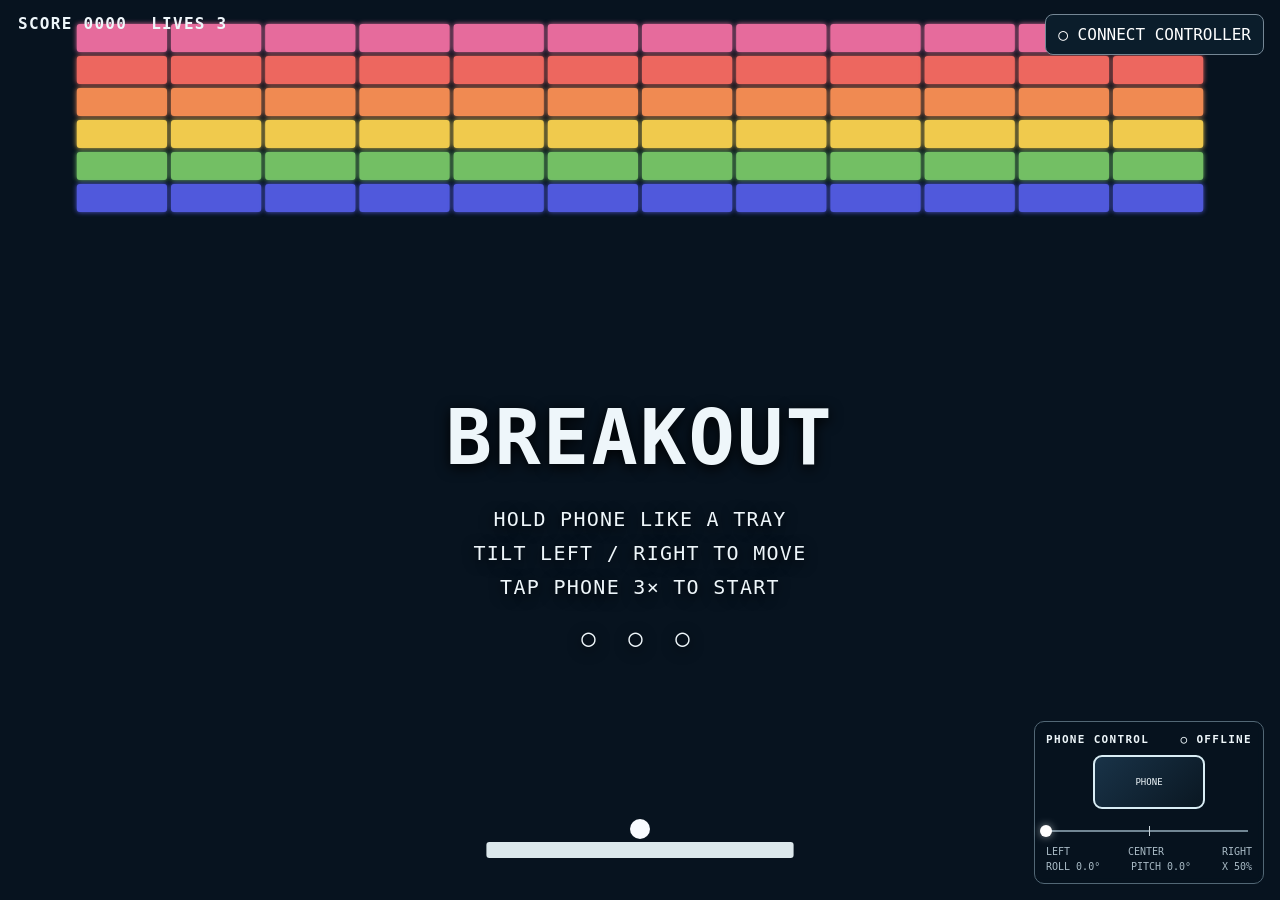
<file: Breakout/index.html>
<!doctype html>
<html lang="en">
<head>
<meta charset="utf-8">
<meta name="viewport" content="width=device-width,initial-scale=1,maximum-scale=1,user-scalable=no">
<title>Motion Breakout</title>
<style>
:root{--bg:#07131f;--panel:rgba(7,19,31,.94);--line:#91a0aa;--text:#eef6fa;--muted:#8ca0ad;--green:#79e6bd}
*{box-sizing:border-box}html,body{margin:0;width:100%;height:100%;overflow:hidden;background:var(--bg);color:var(--text);font-family:ui-monospace,SFMono-Regular,Menlo,monospace;touch-action:none}button,textarea{font:inherit}.hidden{display:none!important}
#game{position:fixed;inset:0}canvas{display:block;width:100%;height:100%}
#hud{position:fixed;left:18px;top:14px;display:flex;gap:24px;font-weight:800;letter-spacing:.08em;pointer-events:none}
#pairToggle{position:fixed;right:16px;top:14px;z-index:5;border:1px solid #758795;background:#0b1d2b;color:white;border-radius:8px;padding:10px 12px;cursor:pointer}
#pairPanel{position:fixed;right:16px;top:62px;z-index:6;width:min(440px,calc(100vw - 32px));max-height:76vh;overflow:auto;background:var(--panel);border:1px solid #526775;border-radius:10px;padding:14px;box-shadow:0 8px 28px #0008}
.row{display:flex;gap:8px;flex-wrap:wrap;margin:8px 0}.btn{border:1px solid #718694;background:#102737;color:white;border-radius:7px;padding:10px 12px;min-height:42px}.btn:disabled{opacity:.4}.btn:hover{background:#173448}textarea{width:100%;min-height:88px;resize:vertical;background:#04101a;color:#dff4ff;border:1px solid #526775;border-radius:7px;padding:8px;font-size:11px}.small{font-size:11px;color:var(--muted);line-height:1.45}.ok{color:var(--green)}
#centerMsg{position:fixed;left:50%;top:58%;transform:translate(-50%,-50%);text-align:center;pointer-events:none;text-shadow:0 3px 14px #000;letter-spacing:.08em}#centerMsg h1{margin:0;font-size:clamp(34px,6vw,78px);letter-spacing:.03em}#centerMsg p{font-size:clamp(12px,1.6vw,20px);line-height:1.7}.dots{font-size:24px;letter-spacing:9px}
#phoneViz{position:fixed;right:16px;bottom:16px;width:230px;background:#07131fd9;border:1px solid #526775;border-radius:10px;padding:11px;z-index:4;backdrop-filter:blur(4px)}#phoneViz .title{font-size:11px;font-weight:800;letter-spacing:.12em;display:flex;justify-content:space-between}.phoneStage{height:72px;display:grid;place-items:center;perspective:280px}.phoneShape{width:112px;height:54px;border:2px solid #d9edf5;border-radius:9px;background:linear-gradient(135deg,#193348,#0a1722);display:grid;place-items:center;font-size:9px;transform-style:preserve-3d;transition:transform .05s linear}.meter{position:relative;height:22px;margin-top:2px}.meterLine{position:absolute;left:4px;right:4px;top:10px;height:2px;background:#718694}.meterLine:after{content:"";position:absolute;left:50%;top:-4px;width:1px;height:10px;background:#c7d2d8}.meterDot{position:absolute;top:5px;width:12px;height:12px;border-radius:50%;background:white;transform:translateX(-50%);box-shadow:0 0 8px #fff8}.vizText{display:flex;justify-content:space-between;font-size:10px;color:#a9bac5;margin-top:4px}
#controller{min-height:100%;padding:22px;display:flex;align-items:center;justify-content:center;background:radial-gradient(circle at 50% 25%,#102a3b,#07131f 55%)}.controllerCard{width:min(680px,100%);border:1px solid #526775;border-radius:16px;background:#091925;padding:20px}.controllerCard h1{font-size:26px;margin:0 0 6px}.controllerStatus{padding:10px 0;font-size:13px}.controllerPhone{height:130px;display:grid;place-items:center;perspective:400px}.controllerPhone .phoneShape{width:220px;height:100px;font-size:13px}.big{width:100%;font-weight:800;font-size:16px}.controllerMeter{max-width:520px;margin:0 auto}.sensorGrid{display:grid;grid-template-columns:repeat(3,1fr);gap:8px;margin:12px 0}.sensorGrid div{border:1px solid #344d5c;border-radius:7px;padding:8px;text-align:center;font-size:11px}.label{color:#8195a2;font-size:9px}.value{font-size:14px;margin-top:3px}.instruction{text-align:center;line-height:1.6;color:#d7e5ec}.copyline{user-select:text;-webkit-user-select:text;overflow-wrap:anywhere;border:1px solid #344d5c;border-radius:6px;padding:8px;background:#06121c}
@media(max-width:560px){#phoneViz{width:190px}.sensorGrid{grid-template-columns:1fr 1fr}.controllerCard{padding:15px}}
</style>
</head>
<body>
<div id="game" class="hidden"><canvas id="c"></canvas><div id="hud"><span id="score">SCORE 0000</span><span id="lives">LIVES 3</span></div><button id="pairToggle">○ CONNECT CONTROLLER</button><section id="pairPanel" class="hidden"><b>PAIR CONTROLLER</b><p class="small">Open this same page on iPhone with <b>?mode=controller</b>. Use cross-device copy/paste for the signaling JSON.</p><div id="controllerUrl" class="copyline small"></div><div class="row"><button class="btn" id="copyUrl">COPY URL</button><button class="btn" id="createOffer">CREATE OFFER</button></div><label class="small">Offer — copy to iPhone</label><textarea id="offerOut" readonly></textarea><label class="small">Answer — paste from iPhone</label><textarea id="answerIn"></textarea><div class="row"><button class="btn" id="applyAnswer">APPLY ANSWER</button></div><div id="pairStatus" class="small">Not connected</div></section><div id="centerMsg"><h1>BREAKOUT</h1><p>HOLD PHONE LIKE A TRAY<br>TILT LEFT / RIGHT TO MOVE<br>TAP PHONE 3× TO START</p><div class="dots" id="tapDots">○ ○ ○</div></div><aside id="phoneViz"><div class="title"><span>PHONE CONTROL</span><span id="vizConn">○ OFFLINE</span></div><div class="phoneStage"><div class="phoneShape" id="vizPhone">PHONE</div></div><div class="meter"><div class="meterLine"></div><div class="meterDot" id="vizDot"></div></div><div class="vizText"><span>LEFT</span><span>CENTER</span><span>RIGHT</span></div><div class="vizText"><span id="rollText">ROLL 0.0°</span><span id="pitchText">PITCH 0.0°</span><span id="xText">X 50%</span></div><div id="debugText" class="small hidden"></div></aside></div>

<div id="controller" class="hidden"><main class="controllerCard"><h1>BREAKOUT CONTROLLER</h1><div class="controllerStatus" id="ctrlStatus">○ DISCONNECTED · MOTION OFF</div><p class="instruction">Hold the iPhone in <b>landscape</b>, screen up, long edge parallel to your chest.<br>Lower the left/right side to steer. Tap the phone physically 3× to start.</p><button class="btn big" id="enableMotion">ENABLE MOTION CONTROL</button><div class="controllerPhone"><div class="phoneShape" id="ctrlPhone">PHONE</div></div><div class="controllerMeter"><div class="meter"><div class="meterLine"></div><div class="meterDot" id="ctrlDot"></div></div></div><div class="sensorGrid"><div><div class="label">ROLL</div><div class="value" id="cr">0.0°</div></div><div><div class="label">PITCH</div><div class="value" id="cp">0.0°</div></div><div><div class="label">TAPS</div><div class="value" id="ct">0 / 3</div></div></div><div class="row"><button class="btn" id="calibrate">CALIBRATE NEUTRAL</button></div><hr style="border:0;border-top:1px solid #344d5c;margin:16px 0"><b>PAIR TO MAC</b><p class="small">Paste the Offer copied from the Mac, then copy the generated Answer back to the Mac.</p><label class="small">Paste Offer</label><textarea id="offerIn"></textarea><div class="row"><button class="btn" id="connectOffer">CONNECT / CREATE ANSWER</button></div><label class="small">Answer — copy back to Mac</label><textarea id="answerOut" readonly></textarea><div class="row"><button class="btn" id="copyAnswer">COPY ANSWER</button></div><div id="ctrlPairStatus" class="small">Not paired</div></main></div>
<script>
(()=>{'use strict';
// ===============================
// TUNING PARAMETERS
// ===============================
const TILT_RANGE=22,TILT_DEADZONE=1.5,PADDLE_SMOOTHING=.18;
const TAP_IMPULSE_THRESHOLD=3.0,TAP_DEBOUNCE_MS=135,TRIPLE_TAP_WINDOW_MS=1050,START_GESTURE_COOLDOWN=1800;
const SHAKE_PEAK_THRESHOLD=8.5,SHAKE_WINDOW_MS=800,SHAKE_REQUIRED_PEAKS=7,SHAKE_COOLDOWN_MS=2200;
const SENSOR_SEND_RATE=30,BALL_SPEED=520;
const $=s=>document.querySelector(s), params=new URLSearchParams(location.search), mode=params.get('mode')==='controller'?'controller':'game', debug=params.get('debug')==='1';
const rtcConfig={iceServers:[{urls:'stun:stun.l.google.com:19302'}]};
let pc=null,dc=null;
function waitIce(p){return new Promise(r=>{if(p.iceGatheringState==='complete')return r(); const f=()=>{if(p.iceGatheringState==='complete'){p.removeEventListener('icegatheringstatechange',f);r()}};p.addEventListener('icegatheringstatechange',f);setTimeout(r,5000)})}
function sig(desc){return JSON.stringify({type:desc.type,sdp:desc.sdp})}
function parseSig(t){const x=JSON.parse(t.trim());if(!x.type||!x.sdp)throw Error('Invalid signaling JSON');return x}
async function copyText(text,btn){try{await navigator.clipboard.writeText(text)}catch(e){const ta=document.createElement('textarea');ta.value=text;document.body.append(ta);ta.select();document.execCommand('copy');ta.remove()}if(btn){const old=btn.textContent;btn.textContent='COPIED ✓';setTimeout(()=>btn.textContent=old,1100)}}
function screenAngle(){let a=screen.orientation&&Number.isFinite(screen.orientation.angle)?screen.orientation.angle:(Number(window.orientation)||0);a=((a%360)+360)%360;return a}
// Physical coordinates: roll = left/right tray tilt; pitch = toward/away. Screen orientation remaps beta/gamma.
function normalizedOrientation(beta=0,gamma=0,a=screenAngle()){
  // DeviceOrientation beta is front/back rotation in portrait; gamma is left/right. Rotating UI to landscape rotates those axes.
  if(a===90) return {roll:-beta,pitch:gamma};
  if(a===270) return {roll:beta,pitch:-gamma};
  return {roll:gamma,pitch:beta};
}
function clamp(v,a,b){return Math.max(a,Math.min(b,v))} function dead(v,d){return Math.abs(v)<d?0:v-Math.sign(v)*d}
function mapRoll(relative){return clamp(.5+dead(relative,TILT_DEADZONE)/(2*TILT_RANGE),0,1)}
function setPhoneVisual(el,roll,pitch){if(el)el.style.transform=`rotateZ(${clamp(roll,-30,30)*-.75}deg) rotateX(${clamp(pitch,-25,25)*.45}deg)`}
function setDot(el,x){if(el)el.style.left=`${clamp(x,0,1)*100}%`}

if(mode==='controller'){initController()}else{initGame()}

function initController(){
 $('#controller').classList.remove('hidden'); let motionOn=false,neutralRoll=0,roll=0,pitch=0,x=.5,prevAcc=null,lastTap=0,taps=[],shakePeaks=[],lastGesture=0,lastSend=0;
 const status=()=>{$('#ctrlStatus').textContent=`${dc&&dc.readyState==='open'?'● CONNECTED':'○ DISCONNECTED'} · ${motionOn?'MOTION ACTIVE':'MOTION OFF'}${motionOn?' · CALIBRATED':''}`};
 $('#enableMotion').addEventListener('click',async()=>{try{if(typeof DeviceOrientationEvent!=='undefined'&&typeof DeviceOrientationEvent.requestPermission==='function'){if(await DeviceOrientationEvent.requestPermission()!=='granted')throw Error('Orientation permission denied')}if(typeof DeviceMotionEvent!=='undefined'&&typeof DeviceMotionEvent.requestPermission==='function'){if(await DeviceMotionEvent.requestPermission()!=='granted')throw Error('Motion permission denied')}motionOn=true;status();$('#enableMotion').textContent='MOTION ENABLED ✓'}catch(e){$('#ctrlStatus').textContent='ERROR: '+e.message}});
 $('#calibrate').addEventListener('click',()=>{neutralRoll=roll;status()});
 window.addEventListener('deviceorientation',e=>{if(!motionOn)return;const n=normalizedOrientation(e.beta||0,e.gamma||0);roll=n.roll;pitch=n.pitch;x=mapRoll(roll-neutralRoll);setPhoneVisual($('#ctrlPhone'),roll-neutralRoll,pitch);setDot($('#ctrlDot'),x);$('#cr').textContent=(roll-neutralRoll).toFixed(1)+'°';$('#cp').textContent=pitch.toFixed(1)+'°';sendSensor(e)},true);
 window.addEventListener('devicemotion',e=>{if(!motionOn)return;const a=e.acceleration||e.accelerationIncludingGravity;if(!a)return;const cur=[a.x||0,a.y||0,a.z||0],now=performance.now();if(prevAcc){const dx=cur[0]-prevAcc[0],dy=cur[1]-prevAcc[1],dz=cur[2]-prevAcc[2],imp=Math.hypot(dx,dy,dz);
   if(imp>TAP_IMPULSE_THRESHOLD&&now-lastTap>TAP_DEBOUNCE_MS){lastTap=now;taps=taps.filter(t=>now-t<TRIPLE_TAP_WINDOW_MS);taps.push(now);$('#ct').textContent=Math.min(taps.length,3)+' / 3';if(taps.length>=3&&now-lastGesture>START_GESTURE_COOLDOWN){lastGesture=now;taps=[];send({type:'gesture',gesture:'tripleTap'});$('#ct').textContent='3 / 3';setTimeout(()=>$('#ct').textContent='0 / 3',500)}}
   if(imp>SHAKE_PEAK_THRESHOLD){shakePeaks.push(now);shakePeaks=shakePeaks.filter(t=>now-t<SHAKE_WINDOW_MS);if(shakePeaks.length>=SHAKE_REQUIRED_PEAKS&&now-lastGesture>SHAKE_COOLDOWN_MS){lastGesture=now;shakePeaks=[];taps=[];send({type:'gesture',gesture:'shake'});$('#ct').textContent='0 / 3'}}}
 prevAcc=cur},true);
 function send(o){if(dc&&dc.readyState==='open')dc.send(JSON.stringify(o))}
 function sendSensor(e){const now=performance.now();if(now-lastSend<1000/SENSOR_SEND_RATE)return;lastSend=now;send({type:'sensor',roll:roll-neutralRoll,pitch,x,angle:screenAngle(),beta:e.beta||0,gamma:e.gamma||0,t:Date.now()})}
 $('#connectOffer').addEventListener('click',async()=>{try{pc=new RTCPeerConnection(rtcConfig);pc.ondatachannel=e=>{dc=e.channel;wire()};await pc.setRemoteDescription(parseSig($('#offerIn').value));const ans=await pc.createAnswer();await pc.setLocalDescription(ans);await waitIce(pc);$('#answerOut').value=sig(pc.localDescription);$('#ctrlPairStatus').textContent='Answer ready — copy it to Mac'}catch(e){$('#ctrlPairStatus').textContent='ERROR: '+e.message}});
 function wire(){dc.onopen=()=>{status();$('#ctrlPairStatus').textContent='CONNECTED';$('#ctrlPairStatus').classList.add('ok')};dc.onclose=status}
 $('#copyAnswer').addEventListener('click',()=>copyText($('#answerOut').value,$('#copyAnswer'))); status();
}

function initGame(){
 $('#game').classList.remove('hidden');const canvas=$('#c'),ctx=canvas.getContext('2d');let W=0,H=0,dpr=1,last=performance.now(),state='ready',score=0,lives=3,remoteX=.5,targetX=.5,paddleX=.5,roll=0,pitch=0,tapCount=0,tapTimer=0,particles=[],trail=[];
 let paddle={w:240,h:16,y:0},ball={x:0,y:0,r:10,vx:0,vy:0},bricks=[];
 const colors=['#e66b9c','#ed675f','#f08a52','#f0ca4d','#73bf64','#5059dc','#8250d6','#5fd8d2'];
 function resize(){dpr=Math.min(devicePixelRatio||1,2);W=innerWidth;H=innerHeight;canvas.width=W*dpr;canvas.height=H*dpr;ctx.setTransform(dpr,0,0,dpr,0,0);paddle.w=clamp(W*.24,180,360);paddle.y=H-58;if(state==='ready'){ball.x=paddleX*W;ball.y=paddle.y-18}buildBricks()}
 function buildBricks(){const cols=12,rows=6,gap=4,margin=Math.max(20,W*.06),top=24,bw=(W-margin*2-gap*(cols-1))/cols,bh=Math.min(28,H*.035);bricks=[];for(let r=0;r<rows;r++)for(let c=0;c<cols;c++)bricks.push({x:margin+c*(bw+gap),y:top+r*(bh+gap),w:bw,h:bh,alive:true,color:colors[r%colors.length]})}
 addEventListener('resize',resize);resize();
 $('#pairToggle').addEventListener('click',()=>$('#pairPanel').classList.toggle('hidden'));
 const u=new URL(location.href);u.search='';u.searchParams.set('mode','controller');$('#controllerUrl').textContent=u.href;$('#copyUrl').addEventListener('click',()=>copyText(u.href,$('#copyUrl')));
 $('#createOffer').addEventListener('click',async()=>{try{if(pc)pc.close();pc=new RTCPeerConnection(rtcConfig);dc=pc.createDataChannel('motion');wireDC();const offer=await pc.createOffer();await pc.setLocalDescription(offer);await waitIce(pc);$('#offerOut').value=sig(pc.localDescription);$('#pairStatus').textContent='Offer ready — copy to iPhone'}catch(e){$('#pairStatus').textContent='ERROR: '+e.message}});
 $('#applyAnswer').addEventListener('click',async()=>{try{if(!pc||pc.signalingState!=='have-local-offer')throw Error('Create an Offer first; current signaling state is '+(pc?pc.signalingState:'none'));await pc.setRemoteDescription(parseSig($('#answerIn').value));$('#pairStatus').textContent='Answer applied — connecting…'}catch(e){$('#pairStatus').textContent='ERROR: '+e.message}});
 function wireDC(){dc.onopen=()=>{$('#pairStatus').textContent='CONNECTED';$('#pairStatus').classList.add('ok');$('#pairToggle').textContent='● CONTROLLER CONNECTED';$('#pairPanel').classList.add('hidden');$('#vizConn').textContent='● CONNECTED';$('#vizConn').classList.add('ok')};dc.onclose=()=>{$('#pairToggle').textContent='○ CONNECT CONTROLLER';$('#vizConn').textContent='○ OFFLINE'};dc.onmessage=e=>{try{const m=JSON.parse(e.data);if(m.type==='sensor'){roll=Number(m.roll)||0;pitch=Number(m.pitch)||0;remoteX=clamp(Number(m.x)||.5,0,1);targetX=remoteX;setPhoneVisual($('#vizPhone'),roll,pitch);setDot($('#vizDot'),remoteX);$('#rollText').textContent='ROLL '+roll.toFixed(1)+'°';$('#pitchText').textContent='PITCH '+pitch.toFixed(1)+'°';$('#xText').textContent='X '+Math.round(remoteX*100)+'%';if(debug){$('#debugText').classList.remove('hidden');$('#debugText').textContent=`angle ${m.angle}° · beta ${(+m.beta).toFixed(1)} · gamma ${(+m.gamma).toFixed(1)}`}}else if(m.type==='gesture'){if(m.gesture==='tripleTap')startGame();if(m.gesture==='shake')endGame()}}catch(_){}}}
 function startGame(){if(state==='playing')return;state='playing';tapCount=3;showDots();const angle=(-Math.PI/2)+(Math.random()-.5)*.65;ball.x=paddleX*W;ball.y=paddle.y-22;ball.vx=Math.cos(angle)*BALL_SPEED;ball.vy=Math.sin(angle)*BALL_SPEED;$('#centerMsg').classList.add('hidden');setTimeout(()=>{tapCount=0;showDots()},500)}
 function endGame(){if(state==='ready')return;state='ready';ball.vx=ball.vy=0;$('#centerMsg').classList.remove('hidden');$('#centerMsg').querySelector('h1').textContent='GAME OVER';$('#centerMsg').querySelector('p').innerHTML='SHAKE DETECTED<br>TAP PHONE 3× TO START';setTimeout(()=>$('#centerMsg').querySelector('h1').textContent='BREAKOUT',1200)}
 function showDots(){const n=tapCount;$('#tapDots').textContent=[0,1,2].map(i=>i<n?'●':'○').join(' ')}
 addEventListener('mousemove',e=>{if(!(dc&&dc.readyState==='open'))targetX=e.clientX/W});addEventListener('keydown',e=>{if(e.code==='Space'){e.preventDefault();startGame()}if(e.code==='Escape')endGame();if(!(dc&&dc.readyState==='open')){if(e.code==='ArrowLeft')targetX-=.08;if(e.code==='ArrowRight')targetX+=.08}});
 function lose(){lives--;$('#lives').textContent='LIVES '+lives;if(lives<=0){lives=3;score=0;$('#score').textContent='SCORE 0000'}state='ready';ball.vx=ball.vy=0;$('#centerMsg').classList.remove('hidden')}
 function update(dt){paddleX+=(clamp(targetX,0,1)-paddleX)*Math.min(1,PADDLE_SMOOTHING*dt*60);const half=paddle.w/2;paddleX=clamp(paddleX,half/W,1-half/W);if(state==='ready'){ball.x=paddleX*W;ball.y=paddle.y-ball.r-3;return}trail.push({x:ball.x,y:ball.y,a:1});if(trail.length>9)trail.shift();ball.x+=ball.vx*dt;ball.y+=ball.vy*dt;if(ball.x<ball.r){ball.x=ball.r;ball.vx=Math.abs(ball.vx)}if(ball.x>W-ball.r){ball.x=W-ball.r;ball.vx=-Math.abs(ball.vx)}if(ball.y<ball.r){ball.y=ball.r;ball.vy=Math.abs(ball.vy)}if(ball.y>H+30){lose();return}
 const px=paddleX*W-half;if(ball.vy>0&&ball.y+ball.r>=paddle.y&&ball.y-ball.r<=paddle.y+paddle.h&&ball.x>=px&&ball.x<=px+paddle.w){ball.y=paddle.y-ball.r;const hit=clamp((ball.x-(px+half))/half,-1,1),speed=Math.hypot(ball.vx,ball.vy);ball.vx=hit*speed*.88;ball.vy=-Math.sqrt(Math.max(speed*speed-ball.vx*ball.vx,speed*speed*.25))}
 for(const b of bricks){if(!b.alive)continue;if(ball.x+ball.r>b.x&&ball.x-ball.r<b.x+b.w&&ball.y+ball.r>b.y&&ball.y-ball.r<b.y+b.h){b.alive=false;score+=10;$('#score').textContent='SCORE '+String(score).padStart(4,'0');const ox=Math.min(ball.x+ball.r-(b.x),b.x+b.w-(ball.x-ball.r)),oy=Math.min(ball.y+ball.r-b.y,b.y+b.h-(ball.y-ball.r));if(ox<oy)ball.vx*=-1;else ball.vy*=-1;for(let i=0;i<7;i++)particles.push({x:ball.x,y:ball.y,vx:(Math.random()-.5)*180,vy:(Math.random()-.5)*180,a:1,c:b.color});break}}
 if(bricks.every(b=>!b.alive)){buildBricks();ball.vy=-Math.abs(ball.vy)}for(const p of particles){p.x+=p.vx*dt;p.y+=p.vy*dt;p.a-=dt*2.8}particles=particles.filter(p=>p.a>0)}
 function draw(){ctx.clearRect(0,0,W,H);ctx.fillStyle='#07131f';ctx.fillRect(0,0,W,H);for(const b of bricks){if(!b.alive)continue;ctx.fillStyle=b.color;ctx.shadowColor=b.color;ctx.shadowBlur=5;roundRect(b.x,b.y,b.w,b.h,3);ctx.fill()}ctx.shadowBlur=0;for(let i=0;i<trail.length;i++){const t=trail[i];ctx.globalAlpha=(i/trail.length)*.14;ctx.fillStyle='#fff';ctx.beginPath();ctx.arc(t.x,t.y,ball.r*(.4+i/trail.length*.5),0,Math.PI*2);ctx.fill()}ctx.globalAlpha=1;ctx.fillStyle='#f8fbff';ctx.beginPath();ctx.arc(ball.x,ball.y,ball.r,0,Math.PI*2);ctx.fill();const px=paddleX*W-paddle.w/2;ctx.fillStyle='#dce8ec';roundRect(px,paddle.y,paddle.w,paddle.h,3);ctx.fill();for(const p of particles){ctx.globalAlpha=p.a;ctx.fillStyle=p.c;ctx.fillRect(p.x,p.y,4,4)}ctx.globalAlpha=1}
 function roundRect(x,y,w,h,r){ctx.beginPath();ctx.moveTo(x+r,y);ctx.arcTo(x+w,y,x+w,y+h,r);ctx.arcTo(x+w,y+h,x,y+h,r);ctx.arcTo(x,y+h,x,y,r);ctx.arcTo(x,y,x+w,y,r);ctx.closePath()}
 function frame(now){const dt=Math.min(.033,(now-last)/1000);last=now;update(dt);draw();requestAnimationFrame(frame)}requestAnimationFrame(frame);
}
})();
</script>
</body></html>
</file>
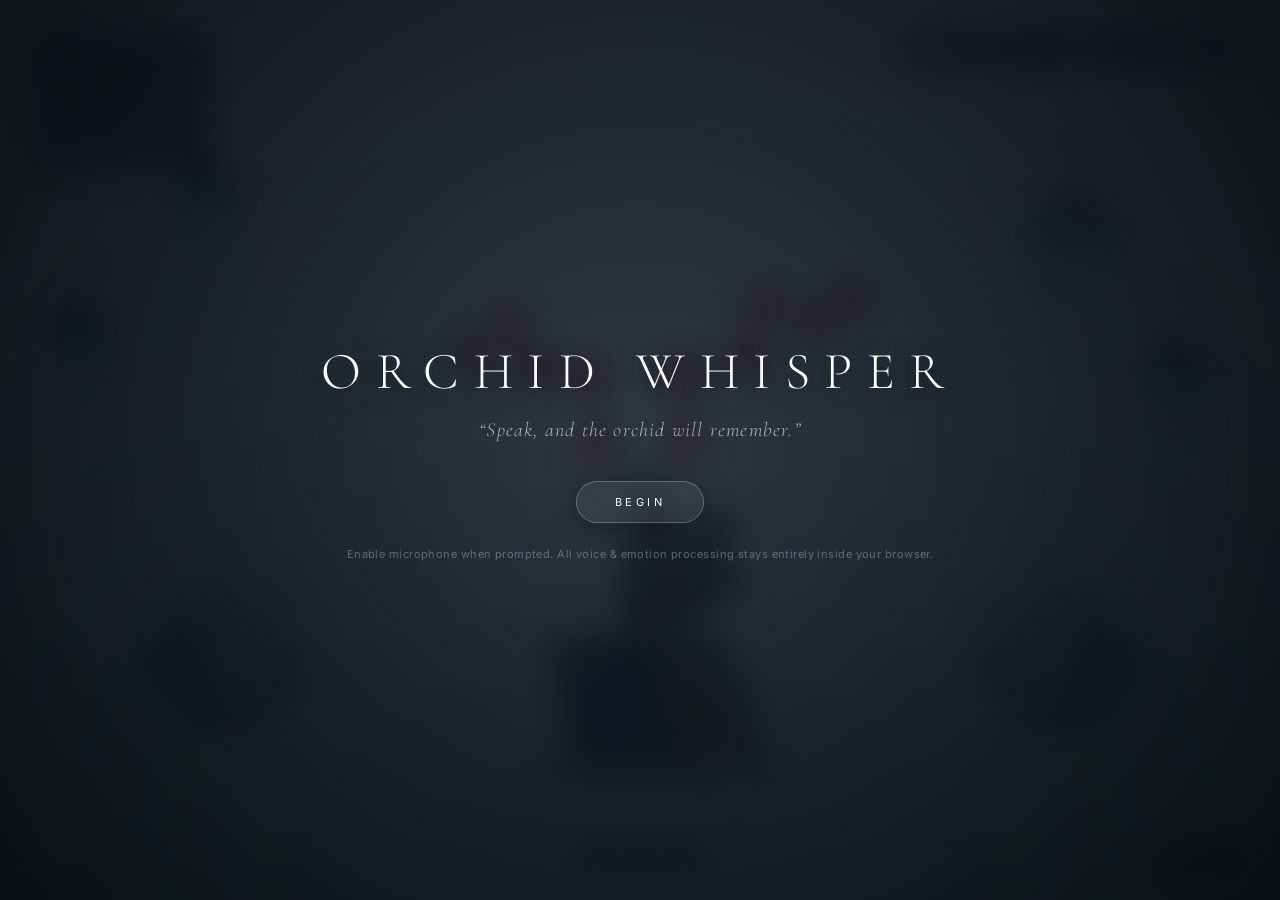
<file: OrchidWhisper/index.html>
<!DOCTYPE html>
<html lang="en">
<head>
  <meta charset="UTF-8">
  <meta name="viewport" content="width=device-width, initial-scale=1.0">
  <title>Orchid Whisper — Interactive Botanical Art</title>
  <meta name="description" content="An interactive botanical art installation where you care for a Phalaenopsis orchid through speech, gentle tone, and emotional presence.">
  <meta property="og:title" content="Orchid Whisper">
  <meta property="og:description" content="An interactive botanical art installation where you care for a Phalaenopsis orchid through speech, gentle tone, and emotional presence.">
  <link rel="preconnect" href="https://fonts.googleapis.com">
  <link rel="preconnect" href="https://fonts.gstatic.com" crossorigin>
  <link href="https://fonts.googleapis.com/css2?family=Cormorant+Garamond:ital,wght@0,300;0,400;0,600;1,300;1,400&family=Inter:wght@200;300;400;500&display=swap" rel="stylesheet">
  <style>
    /* ==========================================================================
       RESET & BASE STYLES
       ========================================================================== */
    *, *::before, *::after {
      box-sizing: border-box;
      margin: 0;
      padding: 0;
      user-select: none;
      -webkit-user-select: none;
    }
    html, body {
      width: 100%;
      height: 100%;
      overflow: hidden;
      background-color: #0b0f14;
      font-family: -apple-system, BlinkMacSystemFont, "PingFang TC", "Hiragino Sans", "Microsoft JhengHei", "Noto Sans CJK TC", "Noto Sans CJK JP", 'Inter', sans-serif;
      color: #f8fafc;
      -webkit-font-smoothing: antialiased;
    }
    canvas {
      position: fixed;
      top: 0;
      left: 0;
      width: 100vw;
      height: 100vh;
      z-index: 1;
      display: block;
    }

    /* ==========================================================================
       UI OVERLAYS & TYPOGRAPHY — CONSISTENT GLASS UI SYSTEM
       ========================================================================== */
    .ui-layer {
      position: fixed;
      inset: 0;
      z-index: 10;
      pointer-events: none;
    }
    .interactive {
      pointer-events: auto;
    }

    /* Top Left: Clearly Readable Dark Glass Health Panel */
    .health-display {
      position: absolute;
      top: 32px;
      left: 36px;
      background: rgba(20, 35, 32, 0.65);
      backdrop-filter: blur(12px);
      -webkit-backdrop-filter: blur(12px);
      border: 1px solid rgba(255, 255, 255, 0.16);
      border-radius: 12px;
      padding: 14px 18px;
      box-shadow: 0 8px 24px rgba(0, 0, 0, 0.28);
      display: flex;
      flex-direction: column;
      gap: 2px;
      z-index: 30;
      min-width: 170px;
    }
    .plant-title {
      font-family: 'Cormorant Garamond', -apple-system, BlinkMacSystemFont, "PingFang TC", "Microsoft JhengHei", serif;
      font-size: 13px;
      font-weight: 600;
      letter-spacing: 0.24em;
      text-transform: uppercase;
      color: rgba(255, 255, 255, 0.90);
    }
    .health-val {
      font-family: 'Cormorant Garamond', -apple-system, BlinkMacSystemFont, "PingFang TC", "Microsoft JhengHei", serif;
      font-size: 48px;
      font-weight: 400;
      line-height: 1;
      color: #ffffff;
      letter-spacing: 0.02em;
      text-shadow: 0 2px 10px rgba(0, 0, 0, 0.5);
      margin: 2px 0;
    }
    .health-denom {
      font-size: 11px;
      font-weight: 500;
      letter-spacing: 0.20em;
      color: rgba(255, 255, 255, 0.75);
      text-transform: uppercase;
    }
    .health-track {
      width: 100%;
      height: 4px;
      background: rgba(255, 255, 255, 0.18);
      position: relative;
      margin-top: 8px;
      border-radius: 2px;
      overflow: hidden;
    }
    .health-fill {
      position: absolute;
      left: 0;
      top: 0;
      height: 100%;
      width: 30%;
      background: linear-gradient(90deg, #f472b6, #fb7185);
      box-shadow: 0 0 10px rgba(244, 114, 182, 0.85);
      border-radius: 2px;
      transition: width 0.4s ease-out;
    }

    /* Bottom Center: Microphone State Indicator Glass Pill */
    .mic-status-container {
      position: absolute;
      bottom: 28px;
      left: 50%;
      transform: translateX(-50%);
      background: rgba(20, 35, 32, 0.65);
      backdrop-filter: blur(12px);
      -webkit-backdrop-filter: blur(12px);
      border: 1px solid rgba(255, 255, 255, 0.16);
      padding: 7px 20px;
      border-radius: 24px;
      box-shadow: 0 6px 20px rgba(0, 0, 0, 0.25);
      display: flex;
      align-items: center;
      gap: 10px;
      z-index: 20;
    }
    .mic-dot-row {
      display: flex;
      align-items: center;
    }
    .mic-glow-dot {
      width: 8px;
      height: 8px;
      border-radius: 50%;
      background: rgba(255, 255, 255, 0.4);
      transition: background 0.3s, transform 0.3s, box-shadow 0.3s;
    }
    .mic-glow-dot.listening {
      background: #38bdf8;
      box-shadow: 0 0 12px rgba(56, 189, 248, 0.9);
      transform: scale(1.2);
    }
    .mic-glow-dot.speaking {
      background: #4ade80;
      box-shadow: 0 0 14px rgba(74, 222, 128, 1);
      transform: scale(1.5);
    }
    .mic-glow-dot.processing {
      background: #fbbf24;
      box-shadow: 0 0 12px rgba(251, 191, 36, 0.9);
      transform: scale(1.3);
    }
    .mic-status-text {
      font-size: 11px;
      font-weight: 500;
      letter-spacing: 0.22em;
      text-transform: uppercase;
      color: rgba(255, 255, 255, 0.90);
      transition: color 0.3s;
    }

    /* Floating speech transcript */
    .floating-transcript {
      position: absolute;
      pointer-events: none;
      font-family: 'Cormorant Garamond', -apple-system, BlinkMacSystemFont, "PingFang TC", "Microsoft JhengHei", serif;
      font-style: italic;
      font-size: 20px;
      letter-spacing: 0.04em;
      color: rgba(255, 255, 255, 0.95);
      text-shadow: 0 2px 12px rgba(0, 0, 0, 0.7);
      transform: translate(-50%, -50%);
      transition: opacity 0.6s ease, transform 0.6s ease;
      opacity: 0;
      z-index: 15;
      text-align: center;
      max-width: 360px;
    }

    /* Climax Banner */
    .climax-banner {
      position: absolute;
      top: 26%;
      left: 50%;
      transform: translate(-50%, -50%);
      font-family: 'Cormorant Garamond', serif;
      font-size: 28px;
      font-weight: 300;
      letter-spacing: 0.32em;
      text-transform: uppercase;
      color: #fef08a;
      text-shadow: 0 0 25px rgba(254, 240, 138, 0.8);
      opacity: 0;
      transition: opacity 1.8s ease-in-out, transform 1.8s ease-in-out;
      pointer-events: none;
      z-index: 25;
      text-align: center;
    }
    .climax-banner.wilted {
      color: #94a3b8;
      text-shadow: 0 0 20px rgba(148, 163, 184, 0.5);
    }

    /* Top Right: Controls Container & Voice History Panel */
    .top-right-controls {
      position: absolute;
      top: 32px;
      right: 36px;
      z-index: 35;
      display: flex;
      flex-direction: row;
      align-items: flex-start;
      gap: 10px;
    }
    .lang-selector-wrap {
      display: flex;
      align-items: center;
    }
    .glass-select {
      background: rgba(20, 35, 32, 0.65);
      backdrop-filter: blur(12px);
      -webkit-backdrop-filter: blur(12px);
      border: 1px solid rgba(255, 255, 255, 0.16);
      border-radius: 20px;
      color: rgba(255, 255, 255, 0.9);
      font-family: inherit;
      font-size: 11px;
      letter-spacing: 0.12em;
      padding: 7px 14px;
      cursor: pointer;
      outline: none;
      box-shadow: 0 4px 16px rgba(0, 0, 0, 0.25);
      transition: all 0.25s ease;
    }
    .glass-select:hover {
      background: rgba(28, 48, 44, 0.85);
      border-color: rgba(255, 255, 255, 0.35);
      color: #fff;
    }
    .glass-select option {
      background: #142320;
      color: #ffffff;
    }

    .history-container {
      display: flex;
      flex-direction: column;
      align-items: flex-end;
    }
    .history-toggle-btn {
      background: rgba(20, 35, 32, 0.65);
      backdrop-filter: blur(12px);
      -webkit-backdrop-filter: blur(12px);
      border: 1px solid rgba(255, 255, 255, 0.16);
      color: rgba(255, 255, 255, 0.9);
      font-family: inherit;
      font-size: 11px;
      letter-spacing: 0.18em;
      padding: 7px 16px;
      border-radius: 20px;
      cursor: pointer;
      display: flex;
      align-items: center;
      gap: 6px;
      transition: all 0.25s ease;
      box-shadow: 0 4px 16px rgba(0, 0, 0, 0.25);
    }
    .history-toggle-btn:hover {
      background: rgba(28, 48, 44, 0.85);
      border-color: rgba(255, 255, 255, 0.35);
      color: #ffffff;
    }
    .history-panel {
      width: 320px;
      max-height: 440px;
      background: rgba(16, 28, 25, 0.88);
      backdrop-filter: blur(14px);
      -webkit-backdrop-filter: blur(14px);
      border: 1px solid rgba(255, 255, 255, 0.16);
      border-radius: 12px;
      padding: 14px;
      margin-top: 8px;
      display: none;
      flex-direction: column;
      gap: 10px;
      color: #e2e8f0;
      box-shadow: 0 16px 36px rgba(0, 0, 0, 0.45);
    }
    .history-panel.expanded {
      display: flex;
    }
    .history-header {
      display: flex;
      justify-content: space-between;
      align-items: center;
      border-bottom: 1px solid rgba(255, 255, 255, 0.1);
      padding-bottom: 6px;
      font-size: 10px;
      font-weight: 500;
      letter-spacing: 0.15em;
      text-transform: uppercase;
      color: #cbd5e1;
    }
    .history-graph-box {
      width: 100%;
      height: 70px;
      background: rgba(0, 0, 0, 0.35);
      border: 1px solid rgba(255, 255, 255, 0.08);
      border-radius: 6px;
      position: relative;
    }
    .history-graph-box canvas {
      position: absolute;
      top: 0;
      left: 0;
      width: 100%;
      height: 100%;
    }
    .graph-legend {
      display: flex;
      justify-content: flex-end;
      gap: 12px;
      font-size: 9px;
      color: #94a3b8;
      letter-spacing: 0.05em;
    }
    .legend-tag {
      display: flex;
      align-items: center;
      gap: 4px;
    }
    .legend-dot {
      width: 6px;
      height: 6px;
      border-radius: 50%;
    }
    .history-list {
      display: flex;
      flex-direction: column;
      gap: 8px;
      overflow-y: auto;
      max-height: 250px;
      padding-right: 4px;
    }
    .history-list::-webkit-scrollbar {
      width: 4px;
    }
    .history-list::-webkit-scrollbar-thumb {
      background: rgba(255, 255, 255, 0.2);
      border-radius: 2px;
    }
    .history-item {
      background: rgba(255, 255, 255, 0.04);
      border-left: 3px solid #94a3b8;
      padding: 6px 8px;
      border-radius: 0 4px 4px 0;
      display: flex;
      flex-direction: column;
      gap: 2px;
      font-size: 10px;
    }
    .history-item.positive {
      border-left-color: #f472b6;
    }
    .history-item.negative {
      border-left-color: #38bdf8;
    }
    .history-item.neutral {
      border-left-color: #facc15;
    }
    .history-item-top {
      display: flex;
      justify-content: space-between;
      color: #94a3b8;
      font-size: 9px;
    }
    .history-category-badge {
      font-weight: 600;
      letter-spacing: 0.05em;
    }
    .history-item.positive .history-category-badge { color: #f472b6; }
    .history-item.negative .history-category-badge { color: #38bdf8; }
    .history-item.neutral .history-category-badge { color: #facc15; }
    .history-quote {
      font-family: 'Cormorant Garamond', serif;
      font-style: italic;
      font-size: 13px;
      color: #f1f5f9;
      line-height: 1.25;
      margin: 2px 0;
    }
    .history-metrics {
      display: flex;
      justify-content: space-between;
      color: #cbd5e1;
      font-size: 9px;
      font-family: monospace;
    }

    /* Reset Confirmation Modal */
    .reset-modal-overlay {
      position: fixed;
      inset: 0;
      background: rgba(0, 0, 0, 0.7);
      backdrop-filter: blur(8px);
      -webkit-backdrop-filter: blur(8px);
      z-index: 80;
      display: none;
      justify-content: center;
      align-items: center;
    }
    .reset-modal-overlay.active {
      display: flex;
    }
    .reset-modal {
      background: rgba(15, 23, 20, 0.95);
      border: 1px solid rgba(255, 255, 255, 0.15);
      border-radius: 12px;
      padding: 24px 28px;
      max-width: 380px;
      text-align: center;
      box-shadow: 0 20px 40px rgba(0, 0, 0, 0.7);
    }
    .reset-modal h3 {
      font-family: 'Cormorant Garamond', serif;
      font-size: 24px;
      font-weight: 300;
      letter-spacing: 0.1em;
      color: #f8fafc;
      margin-bottom: 8px;
    }
    .reset-modal p {
      font-size: 12px;
      color: #94a3b8;
      line-height: 1.5;
      margin-bottom: 20px;
    }
    .reset-btn-row {
      display: flex;
      justify-content: center;
      gap: 12px;
    }
    .reset-confirm-btn {
      background: rgba(239, 68, 68, 0.2);
      border: 1px solid rgba(239, 68, 68, 0.5);
      color: #fca5a5;
      padding: 8px 18px;
      border-radius: 20px;
      font-size: 11px;
      letter-spacing: 0.1em;
      cursor: pointer;
      transition: all 0.2s;
    }
    .reset-confirm-btn:hover {
      background: rgba(239, 68, 68, 0.4);
      color: #fff;
    }
    .reset-cancel-btn {
      background: rgba(255, 255, 255, 0.08);
      border: 1px solid rgba(255, 255, 255, 0.2);
      color: #e2e8f0;
      padding: 8px 18px;
      border-radius: 20px;
      font-size: 11px;
      letter-spacing: 0.1em;
      cursor: pointer;
      transition: all 0.2s;
    }
    .reset-cancel-btn:hover {
      background: rgba(255, 255, 255, 0.16);
      color: #fff;
    }

    /* Bottom Right: Debug Button & Panel */
    .debug-toggle-btn {
      position: absolute;
      bottom: 28px;
      right: 32px;
      background: rgba(20, 35, 32, 0.65);
      backdrop-filter: blur(12px);
      -webkit-backdrop-filter: blur(12px);
      border: 1px solid rgba(255, 255, 255, 0.16);
      color: rgba(255, 255, 255, 0.85);
      font-family: inherit;
      font-size: 10px;
      letter-spacing: 0.16em;
      padding: 7px 16px;
      border-radius: 20px;
      cursor: pointer;
      transition: all 0.25s ease;
      box-shadow: 0 4px 16px rgba(0, 0, 0, 0.25);
    }
    .debug-toggle-btn:hover {
      background: rgba(28, 48, 44, 0.85);
      color: #ffffff;
      border-color: rgba(255, 255, 255, 0.35);
    }

    .debug-panel {
      position: absolute;
      bottom: 68px;
      right: 32px;
      width: 320px;
      background: rgba(16, 28, 25, 0.90);
      backdrop-filter: blur(14px);
      -webkit-backdrop-filter: blur(14px);
      border: 1px solid rgba(255, 255, 255, 0.16);
      border-radius: 12px;
      padding: 16px;
      display: none;
      flex-direction: column;
      gap: 10px;
      font-size: 11px;
      color: #f1f5f9;
      box-shadow: 0 12px 36px rgba(0, 0, 0, 0.45);
      z-index: 40;
    }
    .debug-panel.active {
      display: flex;
    }
    .debug-header {
      display: flex;
      justify-content: space-between;
      align-items: center;
      border-bottom: 1px solid rgba(255, 255, 255, 0.12);
      padding-bottom: 6px;
      font-weight: 500;
      color: #ffffff;
      letter-spacing: 0.10em;
      text-transform: uppercase;
      font-size: 10px;
    }
    .debug-row {
      display: flex;
      justify-content: space-between;
      align-items: center;
      line-height: 1.3;
    }
    .debug-label {
      color: #64748b;
    }
    .debug-val {
      font-family: monospace;
      color: #e2e8f0;
      text-align: right;
      max-width: 170px;
      overflow: hidden;
      text-overflow: ellipsis;
      white-space: nowrap;
    }
    .meter-container {
      display: flex;
      flex-direction: column;
      gap: 3px;
      margin-top: 4px;
    }
    .meter-label-row {
      display: flex;
      justify-content: space-between;
      font-size: 9px;
      color: #94a3b8;
      letter-spacing: 0.05em;
    }
    .meter-bar-track {
      width: 100%;
      height: 4px;
      background: rgba(255, 255, 255, 0.08);
      border-radius: 2px;
      overflow: hidden;
      position: relative;
    }
    .meter-bar-fill {
      height: 100%;
      width: 0%;
      border-radius: 2px;
      transition: width 0.08s ease-out;
    }
    .meter-bar-bipolar {
      position: absolute;
      top: 0;
      height: 100%;
      width: 0%;
      left: 50%;
      transition: all 0.08s ease-out;
    }
    .mic-select-dropdown {
      width: 100%;
      background: #1e293b;
      color: #e2e8f0;
      border: 1px solid rgba(255, 255, 255, 0.15);
      border-radius: 4px;
      padding: 4px 6px;
      font-size: 10px;
      outline: none;
      margin-top: 4px;
    }
    .shortcut-hint {
      margin-top: 6px;
      padding-top: 6px;
      border-top: 1px solid rgba(255, 255, 255, 0.08);
      font-size: 9px;
      color: #64748b;
      line-height: 1.4;
    }

    /* Introduction Modal */
    .intro-overlay {
      position: fixed;
      inset: 0;
      background: radial-gradient(circle at center, rgba(17, 24, 39, 0.85) 0%, rgba(7, 10, 15, 0.97) 100%);
      backdrop-filter: blur(16px);
      -webkit-backdrop-filter: blur(16px);
      z-index: 100;
      display: flex;
      flex-direction: column;
      justify-content: center;
      align-items: center;
      text-align: center;
      padding: 24px;
      transition: opacity 1.2s cubic-bezier(0.16, 1, 0.3, 1), visibility 1.2s;
    }
    .intro-overlay.dismissed {
      opacity: 0;
      visibility: hidden;
      pointer-events: none;
    }
    .intro-title {
      font-family: 'Cormorant Garamond', serif;
      font-size: 52px;
      font-weight: 300;
      letter-spacing: 0.28em;
      text-transform: uppercase;
      color: #f8fafc;
      margin-bottom: 12px;
      text-shadow: 0 4px 20px rgba(0, 0, 0, 0.6);
    }
    .intro-subtitle {
      font-family: 'Cormorant Garamond', serif;
      font-style: italic;
      font-size: 20px;
      font-weight: 300;
      letter-spacing: 0.06em;
      color: rgba(226, 232, 240, 0.7);
      margin-bottom: 36px;
      max-width: 480px;
      line-height: 1.5;
    }
    .begin-btn {
      background: rgba(255, 255, 255, 0.06);
      border: 1px solid rgba(255, 255, 255, 0.25);
      color: #f8fafc;
      font-family: 'Inter', sans-serif;
      font-size: 11px;
      font-weight: 400;
      letter-spacing: 0.32em;
      text-transform: uppercase;
      padding: 13px 38px;
      border-radius: 30px;
      cursor: pointer;
      transition: all 0.35s ease;
      box-shadow: 0 4px 24px rgba(0, 0, 0, 0.4);
    }
    .begin-btn:hover {
      background: rgba(255, 255, 255, 0.16);
      border-color: rgba(255, 255, 255, 0.6);
      transform: translateY(-2px);
      box-shadow: 0 8px 32px rgba(244, 114, 182, 0.25);
    }
    .intro-note {
      margin-top: 24px;
      font-size: 11px;
      color: rgba(148, 163, 184, 0.55);
      letter-spacing: 0.04em;
    }
  </style>
</head>
<body>

  <!-- Fullscreen Generative Canvas -->
  <canvas id="orchidCanvas"></canvas>

  <!-- HTML UI Overlays -->
  <div class="ui-layer">
    <!-- Top Left: Health Display -->
    <div class="health-display">
      <span class="plant-title">PHALAENOPSIS</span>
      <div class="health-val" id="healthVal">30</div>
      <span class="health-denom">HEALTH</span>
      <div class="health-track">
        <div class="health-fill" id="healthFill"></div>
      </div>
    </div>

    <!-- Bottom Center: Listening Indicator -->
    <div class="mic-status-container">
      <div class="mic-dot-row">
        <div class="mic-glow-dot" id="micDot"></div>
      </div>
      <div class="mic-status-text" id="micStatusText">RESTING</div>
    </div>

    <!-- Top Right: Language Selector & Voice History Panel -->
    <div class="top-right-controls interactive">
      <div class="lang-selector-wrap">
        <select class="glass-select" id="langSelect" title="Speech & Sentiment Language">
          <option value="zh-TW" selected>繁體中文 (Taiwan)</option>
          <option value="en-US">English (US)</option>
          <option value="zh-CN">简体中文 (Mandarin)</option>
          <option value="ja-JP">日本語 (Japanese)</option>
        </select>
      </div>
      <div class="history-container">
        <button class="history-toggle-btn" id="historyToggleBtn">VOICE HISTORY ▸</button>
        <div class="history-panel" id="historyPanel">
          <div class="history-header">
            <span>Voice History</span>
            <span style="cursor: pointer; opacity: 0.7;" id="historyCloseBtn">✕</span>
          </div>
          <div class="graph-legend">
            <div class="legend-tag">
              <div class="legend-dot" style="background: #f472b6;"></div>
              <span>Valence</span>
            </div>
            <div class="legend-tag">
              <div class="legend-dot" style="background: #34d399;"></div>
              <span>Acoustic</span>
            </div>
          </div>
          <div class="history-graph-box">
            <canvas id="historyGraphCanvas" width="292" height="70"></canvas>
          </div>
          <div class="history-list" id="historyList">
            <div style="font-size: 10px; color: #94a3b8; text-align: center; padding: 12px 0;">No speech events yet. Speak or press P/N/U.</div>
          </div>
        </div>
      </div>
    </div>

    <!-- Floating Transcript Element -->
    <div class="floating-transcript" id="floatingTranscript"></div>

    <!-- Climax Victory / Wilt Banner -->
    <div class="climax-banner" id="climaxBanner">FULL BLOOM</div>

    <!-- Reset Confirmation Modal -->
    <div class="reset-modal-overlay interactive" id="resetModal">
      <div class="reset-modal">
        <h3>Reset Orchid</h3>
        <p>Reset the plant health to 30 and clear all accumulated word memory and speech history?</p>
        <div class="reset-btn-row">
          <button class="reset-cancel-btn" id="resetCancelBtn">Cancel</button>
          <button class="reset-confirm-btn" id="resetConfirmBtn">Reset Orchid</button>
        </div>
      </div>
    </div>

    <!-- Debug Toggle Button -->
    <button class="debug-toggle-btn interactive" id="debugToggleBtn">DEBUG (B)</button>

    <!-- Debug Panel -->
    <div class="debug-panel interactive" id="debugPanel">
      <div class="debug-header">
        <span>Diagnostics</span>
        <span id="fpsCounter">60 FPS</span>
      </div>

      <div class="debug-row">
        <span class="debug-label">Audio Input</span>
        <span class="debug-val" id="dbgMicState">Uninitialized</span>
      </div>
      <select class="mic-select-dropdown" id="micDeviceSelect" title="Select audio input device">
        <option value="">Default Microphone</option>
      </select>

      <div class="debug-row">
        <span class="debug-label">Speech Detected</span>
        <span class="debug-val" id="dbgSpeechDetected">No</span>
      </div>
      <div class="debug-row">
        <span class="debug-label">Segment Duration</span>
        <span class="debug-val" id="dbgSegDuration">0 ms</span>
      </div>
      <div class="debug-row">
        <span class="debug-label">Transcript</span>
        <span class="debug-val" id="dbgTranscript">—</span>
      </div>
      <div class="debug-row">
        <span class="debug-label">Semantic Category</span>
        <span class="debug-val" id="dbgCategory">NEUTRAL</span>
      </div>
      <div class="debug-row">
        <span class="debug-label">Semantic Valence</span>
        <span class="debug-val" id="dbgValence">0.00</span>
      </div>
      <div class="debug-row">
        <span class="debug-label">Voice Gentleness</span>
        <span class="debug-val" id="dbgGentleness">0.00</span>
      </div>
      <div class="debug-row">
        <span class="debug-label">Combined Impact</span>
        <span class="debug-val" id="dbgCombined">0.00</span>
      </div>
      <div class="debug-row">
        <span class="debug-label">Health Delta</span>
        <span class="debug-val" id="dbgHealthDelta">0.0</span>
      </div>
      <div class="debug-row">
        <span class="debug-label">Word Memory</span>
        <span class="debug-val" id="dbgWordCount">0 (0 settled)</span>
      </div>
      <div class="debug-row">
        <span class="debug-label">History Events</span>
        <span class="debug-val" id="dbgHistoryCount">0</span>
      </div>
      <div class="debug-row">
        <span class="debug-label">Local AI Engine</span>
        <span class="debug-val" id="dbgLocalAI">Checking...</span>
      </div>
      <div class="debug-row">
        <span class="debug-label">Transcription Mode</span>
        <span class="debug-val" id="dbgTranscribeMode">Browser Native</span>
      </div>

      <!-- Live Signal Meters -->
      <div class="meter-container">
        <div class="meter-label-row">
          <span>VOICE ENERGY</span>
          <span id="dbgRmsVal">0.00</span>
        </div>
        <div class="meter-bar-track">
          <div class="meter-bar-fill" id="meterRmsFill" style="background: #38bdf8;"></div>
        </div>
      </div>

      <div class="meter-container">
        <div class="meter-label-row">
          <span>GENTLENESS (-1 to +1)</span>
          <span id="meterGentleVal">0.00</span>
        </div>
        <div class="meter-bar-track">
          <div class="meter-bar-bipolar" id="meterGentleFill"></div>
        </div>
      </div>

      <div class="meter-container">
        <div class="meter-label-row">
          <span>SEMANTIC VALENCE (-1 to +1)</span>
          <span id="meterValenceVal">0.00</span>
        </div>
        <div class="meter-bar-track">
          <div class="meter-bar-bipolar" id="meterValenceFill"></div>
        </div>
      </div>

      <div class="shortcut-hint">
        Keyboard controls: <b>P</b> = Strong +, <b>M</b> = Mild +, <b>N</b> = Strong -, <b>U</b> = Neutral, <b>B</b> = Debug, <b>R</b> = Reset plant
      </div>
    </div>
  </div>

  <!-- First-Run Introduction Modal -->
  <div class="intro-overlay" id="introOverlay">
    <h1 class="intro-title">Orchid Whisper</h1>
    <p class="intro-subtitle">“Speak, and the orchid will remember.”</p>
    <button class="begin-btn" id="beginBtn">BEGIN</button>
    <p class="intro-note">Enable microphone when prompted. All voice & emotion processing stays entirely inside your browser.</p>
  </div>

  <!-- ==========================================================================
       ORCHID WHISPER SCRIPT ENGINE
       ========================================================================== -->
  <script>
    /* ==========================================================================
       SECTION 1: CONFIGURATION
       ========================================================================== */
    const CONFIG = {
      healthStart: 30.0,
      minHealth: 0.0,
      maxHealth: 100.0,
      maxHealthDelta: 8.0,
      silenceTimeout: 850,            // ms of silence to conclude speech segment
      minSegmentDuration: 300,        // ms minimum for valid speech segment
      speechEnergyThreshold: 0.024,   // dynamic RMS threshold for speech start
      silenceEnergyThreshold: 0.015,  // RMS below which counts as silence
      semanticWeight: 0.65,
      voiceWeight: 0.35,
      positiveThreshold: 0.12,        // valence > 0.12 is POSITIVE
      negativeThreshold: -0.12,       // valence < -0.12 is NEGATIVE
      maxWordObjects: 250,            // maximum physical memory words in pile
      particleTravelDuration: 2.8,    // seconds for message orb to reach the orchid
      bloomThreshold: 100.0,
      wiltThreshold: 0.0,
      debug: false
    };

    /* ==========================================================================
       SECTION 2: STATE
       ========================================================================== */
    const STATE = {
      plantHealth: CONFIG.healthStart,
      displayedHealth: CONFIG.healthStart,
      speechState: 'RESTING', // 'RESTING' | 'LISTENING' | 'SPEECH DETECTED' | 'PROCESSING'
      hasStarted: false,
      audioInitialized: false,
      micPermission: 'prompt',
      selectedDeviceId: null,
      availableAudioDevices: [],
      
      // Real-time audio features
      currentRms: 0,
      currentGentleness: 0,
      currentValence: 0,
      currentCategory: 'NEUTRAL',
      
      // Speech segmentation state
      isSpeaking: false,
      speechStartTime: 0,
      silenceStartTime: 0,
      audioSamplesBuffer: [],
      peakAmplitude: 0,
      sumRms: 0,
      rmsSampleCount: 0,
      spectralFlux: 0,

      // Recognition & AI
      selectedLanguage: 'zh-TW',
      localAiAvailable: false,
      localAiEngine: null,
      transcriptionActive: false,
      pendingTranscript: '',
      lastFinalTranscript: '',
      speechRecognition: null,

      // Unified Voice History & Graph (last 20 events)
      voiceHistory: [],

      // Falling Word Memory objects (sand-like linguistic pile behind pot)
      wordObjects: [],

      // Visual message particles & plant response pulses
      messageParticles: [],
      plantPulses: [],
      floatingTranscripts: [],
      pollenParticles: [],
      ambientMotes: [],

      // Victory / Defeat flags
      hasReachedBloom: false,
      hasReachedDeath: false
    };

    /* ==========================================================================
       SECTION 3: AUDIO ENGINE & MICROPHONE CAPTURE
       ========================================================================== */
    let audioCtx = null;
    let analyserNode = null;
    let micStream = null;
    let sourceNode = null;
    let scriptProcessor = null;
    let audioDataArray = null;

    async function initAudioEngine(deviceId = null) {
      try {
        if (!audioCtx) {
          const AudioContextClass = window.AudioContext || window.webkitAudioContext;
          audioCtx = new AudioContextClass();
        }
        if (audioCtx.state === 'suspended') {
          await audioCtx.resume();
        }

        if (micStream) {
          micStream.getTracks().forEach(track => track.stop());
        }

        const audioConstraints = {
          audio: deviceId ? { deviceId: { exact: deviceId } } : true
        };

        micStream = await navigator.mediaDevices.getUserMedia(audioConstraints);
        STATE.micPermission = 'granted';
        STATE.audioInitialized = true;
        setSpeechStatus('LISTENING');

        sourceNode = audioCtx.createMediaStreamSource(micStream);
        analyserNode = audioCtx.createAnalyser();
        analyserNode.fftSize = 512;
        analyserNode.smoothingTimeConstant = 0.5;

        // Use ScriptProcessor for continuous non-recording acoustic measurement
        scriptProcessor = audioCtx.createScriptProcessor(2048, 1, 1);
        sourceNode.connect(analyserNode);
        sourceNode.connect(scriptProcessor);
        scriptProcessor.connect(audioCtx.destination);

        scriptProcessor.onaudioprocess = handleAudioFrame;

        await enumerateMicrophones();
        initSpeechRecognition();
        updateDebugDisplay();
      } catch (err) {
        console.warn('Microphone initialization warning/error:', err);
        STATE.micPermission = 'denied';
        STATE.audioInitialized = false;
        setSpeechStatus('RESTING');
        updateDebugDisplay();
      }
    }

    async function enumerateMicrophones() {
      try {
        const devices = await navigator.mediaDevices.enumerateDevices();
        const audioInputs = devices.filter(d => d.kind === 'audioinput');
        STATE.availableAudioDevices = audioInputs;
        const select = document.getElementById('micDeviceSelect');
        select.innerHTML = '';
        audioInputs.forEach((device, index) => {
          const opt = document.createElement('option');
          opt.value = device.deviceId;
          opt.text = device.label || `Microphone ${index + 1}`;
          if (device.label.toLowerCase().includes('iphone')) {
            opt.text += ' (iPhone / Continuity)';
          }
          select.appendChild(opt);
        });
        select.onchange = (e) => {
          STATE.selectedDeviceId = e.target.value;
          initAudioEngine(STATE.selectedDeviceId);
        };
      } catch (e) {
        console.log('Unable to enumerate audio devices:', e);
      }
    }

    /* ==========================================================================
       SECTION 4: SPEECH SEGMENTATION & ACOUSTIC GENTLENESS
       ========================================================================== */
    function handleAudioFrame(event) {
      if (!STATE.audioInitialized) return;

      const inputBuffer = event.inputBuffer.getChannelData(0);
      let sumSquares = 0;
      let peak = 0;

      for (let i = 0; i < inputBuffer.length; i++) {
        const sample = inputBuffer[i];
        sumSquares += sample * sample;
        const absVal = Math.abs(sample);
        if (absVal > peak) peak = absVal;
      }

      const rms = Math.sqrt(sumSquares / inputBuffer.length);
      STATE.currentRms = rms;

      const now = performance.now();

      // Detect speech activation
      if (rms > CONFIG.speechEnergyThreshold) {
        if (!STATE.isSpeaking) {
          STATE.isSpeaking = true;
          STATE.speechStartTime = now;
          STATE.silenceStartTime = 0;
          STATE.peakAmplitude = peak;
          STATE.sumRms = rms;
          STATE.rmsSampleCount = 1;
          setSpeechStatus('SPEECH DETECTED');
        } else {
          // Accumulate ongoing segment metrics
          STATE.silenceStartTime = 0;
          STATE.sumRms += rms;
          STATE.rmsSampleCount++;
          if (peak > STATE.peakAmplitude) STATE.peakAmplitude = peak;
        }
      } else {
        // Below speech energy: check if we are currently in speech segment
        if (STATE.isSpeaking) {
          if (STATE.silenceStartTime === 0) {
            STATE.silenceStartTime = now;
          } else if (now - STATE.silenceStartTime > CONFIG.silenceTimeout) {
            // Speech segment ended!
            const duration = now - STATE.speechStartTime - CONFIG.silenceTimeout;
            finalizeSpeechSegment(duration);
          }
        }
      }
    }

    function calculateVoiceGentleness(avgRms, peakAmp) {
      // Soft, stable, calm speech -> voiceGentleness > 0
      // Shouting, sudden harsh bursts, clipping -> voiceGentleness < 0
      // Ideal gentle whisper/caring speech: RMS around 0.03 - 0.09, peak not clipped
      const loudnessScore = 1.0 - Math.min(1.0, (avgRms - 0.02) / 0.18);
      const peakPenalty = peakAmp > 0.65 ? -0.8 : (peakAmp > 0.4 ? -0.3 : 0.3);
      const stability = peakAmp > 0 ? Math.min(1.0, (avgRms * 2.5) / peakAmp) : 0.5;

      let gentleness = (loudnessScore * 0.4) + (peakPenalty * 0.35) + (stability * 0.25);
      return Math.max(-1.0, Math.min(1.0, gentleness * 2.0 - 0.5));
    }

    async function finalizeSpeechSegment(duration) {
      STATE.isSpeaking = false;
      STATE.silenceStartTime = 0;
      setSpeechStatus('PROCESSING');

      if (duration < CONFIG.minSegmentDuration) {
        setSpeechStatus('LISTENING');
        return;
      }

      const avgRms = STATE.rmsSampleCount > 0 ? (STATE.sumRms / STATE.rmsSampleCount) : 0.03;
      const gentleness = calculateVoiceGentleness(avgRms, STATE.peakAmplitude);
      STATE.currentGentleness = gentleness;

      // Extract transcript captured during this segment
      const transcript = STATE.pendingTranscript.trim() || STATE.lastFinalTranscript.trim();
      STATE.pendingTranscript = '';

      // Perform semantic emotion analysis
      const valence = await analyzeSemanticEmotion(transcript);
      STATE.currentValence = valence;

      dispatchEmotionalMessage(valence, gentleness, transcript);
      setSpeechStatus('LISTENING');
    }

    function setSpeechStatus(status) {
      STATE.speechState = status;
      const micDot = document.getElementById('micDot');
      const micStatusText = document.getElementById('micStatusText');
      if (!micDot || !micStatusText) return;

      micDot.className = 'mic-glow-dot';
      if (status === 'LISTENING') micDot.classList.add('listening');
      else if (status === 'SPEECH DETECTED') micDot.classList.add('speaking');
      else if (status === 'PROCESSING') micDot.classList.add('processing');

      micStatusText.textContent = status;
    }

    /* ==========================================================================
       SECTION 5: LOCAL SPEECH-TO-TEXT (TRANSCRIBE SPEECH)
       ========================================================================== */
    function initSpeechRecognition() {
      const SpeechRec = window.SpeechRecognition || window.webkitSpeechRecognition;
      if (!SpeechRec) {
        STATE.transcriptionActive = false;
        document.getElementById('dbgTranscribeMode').textContent = 'Acoustic Only (No WebSpeech)';
        return;
      }

      try {
        const recognition = new SpeechRec();
        recognition.continuous = true;
        recognition.interimResults = true;
        recognition.lang = STATE.selectedLanguage || 'zh-TW';

        recognition.onresult = (event) => {
          let interim = '';
          for (let i = event.resultIndex; i < event.results.length; ++i) {
            const transcriptText = event.results[i][0].transcript;
            if (event.results[i].isFinal) {
              STATE.lastFinalTranscript = transcriptText;
              STATE.pendingTranscript += ' ' + transcriptText;
            } else {
              interim += transcriptText;
            }
          }
          if (interim) {
            STATE.pendingTranscript = interim;
          }
        };

        recognition.onerror = (e) => {
          console.log('Speech recognition notice:', e.error);
        };

        recognition.onend = () => {
          if (STATE.audioInitialized) {
            try {
              recognition.lang = STATE.selectedLanguage || 'zh-TW';
              recognition.start();
            } catch (err) {}
          }
        };

        recognition.start();
        STATE.speechRecognition = recognition;
        STATE.transcriptionActive = true;
        document.getElementById('dbgTranscribeMode').textContent = `Browser Native (${STATE.selectedLanguage || 'zh-TW'})`;
      } catch (err) {
        console.warn('Speech recognition not active:', err);
        STATE.transcriptionActive = false;
      }
    }

    async function transcribeSpeech(audioData) {
      return STATE.pendingTranscript || STATE.lastFinalTranscript || '';
    }

    /* ==========================================================================
       SECTION 6: MULTILINGUAL LOCAL AI & EMOTION ANALYSIS
       ========================================================================== */
    const POSITIVE_WORDS_EN = [
      'beautiful', 'love', 'grow', 'pretty', 'good', 'sweet', 'gentle', 'shine',
      'blossom', 'bloom', 'thrive', 'wonderful', 'grace', 'radiant', 'precious',
      'peace', 'alive', 'flower', 'tender', 'magnificent', 'kind', 'soft', 'cherish',
      'sun', 'water', 'delicate', 'breathe', 'strong', 'elegant', 'darling', 'pure',
      'nice', 'happy', 'bright', 'care', 'healthy', 'thanks', 'thank', 'lovely', 'joy'
    ];
    const NEGATIVE_WORDS_EN = [
      'hate', 'ugly', 'terrible', 'die', 'wilt', 'wither', 'bad', 'stupid',
      'horrible', 'rot', 'stink', 'disgusting', 'kill', 'awful', 'worthless',
      'useless', 'poison', 'harsh', 'break', 'dead', 'trash', 'failure', 'decay',
      'angry', 'cruel', 'hurt', 'pain', 'ruin', 'worst', 'nasty', 'shut'
    ];

    const POSITIVE_WORDS_ZH = [
      '美麗', '漂亮', '可愛', '喜歡', '愛', '成長', '開花', '綻放', '溫柔', '陽光',
      '盛開', '茁壯', '乾淨', '幸福', '謝謝', '好棒', '優秀', '生機', '滋潤', '珍惜',
      '呵護', '棒', '好看', '讚', '活潑', '健康', '芬芳', '乖', '寶貝', '堅強',
      '典雅', '舒暢', '翠綠', '欣欣向榮', '好美', '開心', '燦爛', '舒服', '喜歡你',
      '朝氣', '溫暖', '柔美', '好乖', '太棒了', '真好', '加油', '好香', '光彩',
      '美丽', '可爱', '喜欢', '成长', '绽放', '温柔', '阳光', '盛开', '茁壮', '干净',
      '优秀', '生机', '滋润', '赞', '活泼', '宝贵', '坚强', '开心', '灿烂', '温暖'
    ];
    const NEGATIVE_WORDS_ZH = [
      '討厭', '醜', '醜陋', '死', '枯萎', '爛', '枯', '凋謝', '臭', '噁心',
      '垃圾', '笨', '廢物', '差勁', '破壞', '毒', '殘害', '凋零', '衰弱', '腐爛',
      '死亡', '討厭你', '滾', '煩', '糟糕', '惡劣', '痛', '恨', '壞', '枯黃',
      '爛掉', '弄死', '髒', '難看', '去死', '討人厭', '吵', '閉嘴',
      '讨厌', '丑', '丑陋', '枯萎', '烂', '凋谢', '恶心', '废物', '差劲', '破坏',
      '残害', '衰弱', '腐烂', '讨厌你', '滚', '烦', '糟糕', '恶劣', '坏', '枯黄',
      '烂掉', '弄死', '脏', '难看', '去死', '闭嘴'
    ];

    const POSITIVE_WORDS_JA = [
      '綺麗', '美し', 'かわいい', '咲く', '咲い', '育つ', '優し', '大好き', '愛',
      '素敵', '元気', '幸せ', 'ありがとう', '輝く', '満開', '素晴らし', '健やか',
      '癒し', '太陽', '芽吹き', '好き', '嬉し', '楽し', 'いい子', '温かい'
    ];
    const NEGATIVE_WORDS_JA = [
      '嫌い', '醜い', '枯れる', '枯れ', '死ぬ', '死ね', '最悪', '汚い', '臭い',
      'ダメ', '邪魔', '腐る', '落ちる', '苦しい', '痛い', 'バカ', '嫌だ', '酷い'
    ];

    async function detectLocalAiEngine() {
      try {
        if (window.ai && window.ai.languageModel) {
          const capabilities = await window.ai.languageModel.capabilities();
          if (capabilities && capabilities.available !== 'no') {
            STATE.localAiAvailable = true;
            STATE.localAiEngine = 'window.ai.languageModel';
            document.getElementById('dbgLocalAI').textContent = 'Chrome Local AI (Prompt API)';
            return;
          }
        }
      } catch (e) {}
      
      STATE.localAiAvailable = false;
      document.getElementById('dbgLocalAI').textContent = 'Multilingual Heuristic Engine';
    }

    async function analyzeSemanticEmotion(text) {
      if (!text || text.trim() === '') {
        return 0.0;
      }

      const cleanText = text.toLowerCase().trim();

      // 1. Try Chrome local Prompt API / LanguageModel if available
      if (STATE.localAiAvailable && window.ai?.languageModel) {
        try {
          const session = await window.ai.languageModel.create({
            systemPrompt: "Evaluate the emotional valence of spoken words to a Phalaenopsis orchid in any language (English, Chinese, Japanese, etc.). Return only a single floating point number between -1.0 (very cruel/hateful/negative) and +1.0 (very loving/nurturing/positive)."
          });
          const result = await session.prompt(cleanText);
          const parsed = parseFloat(result);
          if (!isNaN(parsed)) {
            return Math.max(-1.0, Math.min(1.0, parsed));
          }
        } catch (err) {
          console.log('Local AI prompt fallback triggered:', err);
        }
      }

      // 2. Multilingual Local Heuristic Analysis
      let posScore = 0;
      let negScore = 0;
      let matches = 0;

      // English word tokens
      const engTokens = cleanText.split(/[\s,.;!?，。！？、]+/);
      for (const tok of engTokens) {
        if (!tok) continue;
        if (POSITIVE_WORDS_EN.includes(tok)) {
          posScore += 1.0;
          matches++;
        } else if (NEGATIVE_WORDS_EN.includes(tok)) {
          negScore += 1.0;
          matches++;
        }
      }

      // Chinese keywords
      for (const pw of POSITIVE_WORDS_ZH) {
        if (cleanText.includes(pw.toLowerCase())) {
          posScore += 1.25;
          matches++;
        }
      }
      for (const nw of NEGATIVE_WORDS_ZH) {
        if (cleanText.includes(nw.toLowerCase())) {
          negScore += 1.25;
          matches++;
        }
      }

      // Japanese keywords
      for (const pw of POSITIVE_WORDS_JA) {
        if (cleanText.includes(pw)) {
          posScore += 1.25;
          matches++;
        }
      }
      for (const nw of NEGATIVE_WORDS_JA) {
        if (cleanText.includes(nw)) {
          negScore += 1.25;
          matches++;
        }
      }

      if (matches === 0) return 0.0;
      const rawValence = (posScore - negScore) / Math.max(1, matches);
      return Math.max(-1.0, Math.min(1.0, rawValence));
    }

    // Multilingual smart tokenizer for falling word tiles
    function tokenizeTranscript(text) {
      if (!text || !text.trim()) return [];
      const clean = text.trim();
      const hasCJK = /[\u4e00-\u9fa5\u3040-\u30ff]/.test(clean);

      if (!hasCJK) {
        return clean.split(/[\s,.;!?，。！？、]+/).filter(w => w.length > 0);
      }

      const tokens = [];
      const chunks = clean.split(/[\s,.;!?，。！？、…—\n\t]+/).filter(c => c.length > 0);
      const cjkKeywords = [...POSITIVE_WORDS_ZH, ...NEGATIVE_WORDS_ZH, ...POSITIVE_WORDS_JA, ...NEGATIVE_WORDS_JA];

      for (const chunk of chunks) {
        if (!/[\u4e00-\u9fa5\u3040-\u30ff]/.test(chunk)) {
          tokens.push(chunk);
          continue;
        }

        let i = 0;
        while (i < chunk.length) {
          let matched = false;
          for (const kw of cjkKeywords) {
            if (chunk.startsWith(kw, i)) {
              tokens.push(kw);
              i += kw.length;
              matched = true;
              break;
            }
          }
          if (!matched) {
            const len = (i + 2 <= chunk.length) ? 2 : 1;
            tokens.push(chunk.substr(i, len));
            i += len;
          }
        }
      }

      return tokens.filter(t => t.length > 0);
    }

    /* ==========================================================================
       SECTION 7: COMBINED EMOTIONAL IMPACT, FALLING WORDS & HISTORY
       ========================================================================== */
    function dispatchEmotionalMessage(semanticValence, voiceGentleness, transcript = '') {
      // 1. Determine semantic category based on continuous valence and thresholds
      let category = 'NEUTRAL';
      if (semanticValence > CONFIG.positiveThreshold) {
        category = 'POSITIVE';
      } else if (semanticValence < CONFIG.negativeThreshold) {
        category = 'NEGATIVE';
      } else {
        category = 'NEUTRAL';
      }
      STATE.currentCategory = category;

      // 2. Calculate combined emotional impact while preserving independent features
      let combinedImpact;
      if (!transcript || transcript.trim() === '') {
        combinedImpact = voiceGentleness * 0.7;
      } else {
        combinedImpact = (semanticValence * CONFIG.semanticWeight) + (voiceGentleness * CONFIG.voiceWeight);
      }
      combinedImpact = Math.max(-1.0, Math.min(1.0, combinedImpact));

      // Neutral speech produces little or no effect on plant health (0 or <= 0.5)
      let healthDelta = 0;
      if (category === 'POSITIVE') {
        healthDelta = Math.max(0.6, (semanticValence * 0.7 + voiceGentleness * 0.3) * CONFIG.maxHealthDelta);
      } else if (category === 'NEGATIVE') {
        healthDelta = Math.min(-0.6, (semanticValence * 0.7 + voiceGentleness * 0.3) * CONFIG.maxHealthDelta);
      } else {
        healthDelta = 0.0; // Strictly zero for neutral category
      }

      // 3. Extract word tokens using multilingual tokenizer
      const cleanTranscript = (transcript || '').trim();
      const wordTokens = tokenizeTranscript(cleanTranscript);

      // 4. Create Unified Speech Event Object
      const now = new Date();
      const timeStr = now.toTimeString().split(' ')[0];
      const speechEvent = {
        timestamp: timeStr,
        transcript: cleanTranscript || '(Ambient Voice Tone)',
        semanticValence: semanticValence,
        semanticCategory: category,
        voiceGentleness: voiceGentleness,
        emotionalImpact: combinedImpact,
        healthDelta: healthDelta,
        words: wordTokens
      };

      // Push to history log (keep last 20)
      STATE.voiceHistory.unshift(speechEvent);
      if (STATE.voiceHistory.length > 20) {
        STATE.voiceHistory.pop();
      }
      renderVoiceHistory();
      drawHistoryGraph();

      // 5. Spawn Falling Word Memory (falling behind pot like sand grains)
      if (wordTokens.length > 0) {
        spawnFallingWords(wordTokens, category, semanticValence);
      }

      // 6. Create Message Object near canvas edge
      const canvas = document.getElementById('orchidCanvas');
      const startSide = Math.random() < 0.5 ? 'left' : 'right';
      const startX = startSide === 'left' ? 45 : (canvas.width - 45);
      const startY = canvas.height * (0.18 + Math.random() * 0.32);

      // Target position: root / base of orchid pot
      const targetX = canvas.width / 2;
      const targetY = canvas.height * 0.72;

      // Trajectory control points
      const ctrl1X = startSide === 'left' ? startX + 220 : startX - 220;
      const ctrl1Y = startY - 120;
      const ctrl2X = targetX + (startSide === 'left' ? -90 : 90);
      const ctrl2Y = targetY - 170;

      // Magnitude based on abs(semanticValence), modulated by gentleness
      const valenceMag = Math.abs(semanticValence);
      const baseSize = 20 + valenceMag * 24;

      // Speed influenced by category & voice gentleness
      let speedFactor = 1.0;
      if (category === 'NEGATIVE') {
        speedFactor = 1.25 + (voiceGentleness < 0 ? Math.abs(voiceGentleness) * 0.6 : 0);
      } else if (category === 'POSITIVE') {
        speedFactor = 0.95 - (voiceGentleness > 0 ? voiceGentleness * 0.15 : 0);
      } else {
        speedFactor = 0.9;
      }

      const particle = {
        startX, startY,
        ctrl1X, ctrl1Y,
        ctrl2X, ctrl2Y,
        targetX, targetY,
        progress: 0,
        speed: (1.0 / (CONFIG.particleTravelDuration * 60)) * speedFactor,
        category: category,
        valence: semanticValence,
        gentleness: voiceGentleness,
        impact: combinedImpact,
        healthDelta: healthDelta,
        size: baseSize,
        pulseOffset: Math.random() * Math.PI * 2,
        jitterSeed: Math.random() * 100,
        rotation: Math.atan2(targetY - startY, targetX - startX),
        trail: [],
        event: speechEvent
      };

      STATE.messageParticles.push(particle);

      // Show floating transcript near message origin
      if (cleanTranscript.length > 0) {
        triggerFloatingTranscript(cleanTranscript, startX, startY);
      }

      updateDebugDisplay(combinedImpact, cleanTranscript);
    }

    /* Falling Word Memory: Words fall like sand and pile behind the pot */
    function spawnFallingWords(words, category, valence) {
      const canvas = document.getElementById('orchidCanvas');
      const centerX = canvas.width / 2;
      const spawnY = canvas.height * 0.38;
      const mag = Math.abs(valence);
      // High-readability font size range: 14px to 18px (minimum 14px)
      const fontSize = Math.round(14 + mag * 4.0);

      words.forEach((w, i) => {
        const staggerDelay = i * (85 + Math.random() * 55);

        setTimeout(() => {
          // Precise physical word tile container dimensions for both Latin and CJK
          let textW = 0;
          for (let ch of w) {
            if (ch.charCodeAt(0) > 255) {
              textW += fontSize * 1.05;
            } else {
              textW += fontSize * 0.62;
            }
          }
          textW = Math.max(22, textW);
          const padX = 9.0; // 7-10px horizontal padding
          const padY = 5.0; // 4-6px vertical padding
          const tileWidth = textW + padX * 2;
          const tileHeight = fontSize + padY * 2;

          // Distributed spawn area: centerX - 180 to centerX + 180
          const spawnX = centerX + (Math.random() - 0.5) * 360;

          STATE.wordObjects.push({
            text: w.toUpperCase(),
            category: category,
            x: spawnX,
            y: spawnY + (Math.random() - 0.5) * 20,
            vx: (Math.random() - 0.5) * 1.1,
            vy: 0.9 + Math.random() * 1.2,
            rotation: (Math.random() - 0.5) * 0.28,
            rotationVel: (Math.random() - 0.5) * 0.02,
            tileWidth: tileWidth,
            tileHeight: tileHeight,
            fontSize: fontSize,
            settled: false,
            alpha: 1.0,
            age: 0
          });

          // Limit memory pile size: fade out oldest settled words if exceeding max
          if (STATE.wordObjects.length > CONFIG.maxWordObjects) {
            const excess = STATE.wordObjects.length - CONFIG.maxWordObjects;
            for (let k = 0; k < excess; k++) {
              if (STATE.wordObjects[k] && STATE.wordObjects[k].settled) {
                STATE.wordObjects[k].fading = true;
              }
            }
          }
        }, staggerDelay);
      });
    }

    function updateAndDrawWordMemory(ctx) {
      const canvas = document.getElementById('orchidCanvas');
      const groundY = canvas.height * 0.72 + 104; // ground level behind base of pot
      const potX = canvas.width / 2;

      ctx.save();
      ctx.textAlign = 'center';
      ctx.textBaseline = 'middle';

      for (let i = STATE.wordObjects.length - 1; i >= 0; i--) {
        const w = STATE.wordObjects[i];

        if (w.fading) {
          w.alpha -= 0.015;
          if (w.alpha <= 0) {
            STATE.wordObjects.splice(i, 1);
            continue;
          }
        }

        if (!w.settled) {
          w.vy += 0.16;
          w.vx *= 0.98;
          w.x += w.vx;
          w.y += w.vy;
          w.rotation += w.rotationVel;

          // Ground collision
          if (w.y >= groundY - w.tileHeight * 0.5) {
            w.y = groundY - w.tileHeight * 0.5;
            w.settled = true;
            w.vx = 0;
            w.vy = 0;
            w.rotationVel = 0;
            w.rotation *= 0.5;
          } else {
            // Collision with already settled word tiles
            for (let j = 0; j < STATE.wordObjects.length; j++) {
              if (i === j) continue;
              const s = STATE.wordObjects[j];
              if (!s.settled) continue;

              const dx = Math.abs(w.x - s.x);
              const dy = s.y - w.y;
              const collideX = (w.tileWidth + s.tileWidth) * 0.46;
              const collideY = (w.tileHeight + s.tileHeight) * 0.50;

              if (dx < collideX && dy > 0 && dy < collideY) {
                w.y = s.y - collideY;
                const outward = w.x >= s.x ? 1 : -1;
                const distFromCenter = w.x - potX;
                if (Math.abs(distFromCenter) < 220) {
                  w.x += outward * (2.0 + Math.random() * 2.5);
                }
                w.settled = true;
                w.vx = 0;
                w.vy = 0;
                w.rotationVel = 0;
                w.rotation = (Math.random() - 0.5) * 0.14;
                break;
              }
            }
          }
        }

        // Render Physical Word Tile Container with High-Contrast Glass Appearance
        ctx.save();
        ctx.translate(w.x, w.y);
        ctx.rotate(w.rotation);

        const tw = w.tileWidth;
        const th = w.tileHeight;

        // 1. Subtle drop shadow
        ctx.fillStyle = `rgba(0, 0, 0, ${w.alpha * 0.45})`;
        ctx.beginPath();
        ctx.roundRect(-tw * 0.5 + 1, -th * 0.5 + 2, tw, th, 4.5);
        ctx.fill();

        // 2. High-opacity dark charcoal glass container
        ctx.fillStyle = `rgba(14, 25, 22, ${w.alpha * 0.88})`;
        ctx.beginPath();
        ctx.roundRect(-tw * 0.5, -th * 0.5, tw, th, 4.5);
        ctx.fill();

        // 3. Crisp outer container hairline border
        ctx.strokeStyle = `rgba(255, 255, 255, ${w.alpha * 0.22})`;
        ctx.lineWidth = 1;
        ctx.stroke();

        // 4. Emotional Category Accent: 2.5px colored bottom border
        let accentColor;
        if (w.category === 'POSITIVE') {
          accentColor = `rgba(244, 114, 182, ${w.alpha * 0.98})`; // vibrant pink
        } else if (w.category === 'NEGATIVE') {
          accentColor = `rgba(56, 189, 248, ${w.alpha * 0.98})`; // clear cyan-blue
        } else {
          accentColor = `rgba(250, 204, 21, ${w.alpha * 0.98})`; // warm yellow
        }

        ctx.strokeStyle = accentColor;
        ctx.lineWidth = 2.5;
        ctx.beginPath();
        ctx.moveTo(-tw * 0.5 + 3, th * 0.5 - 1);
        ctx.lineTo(tw * 0.5 - 3, th * 0.5 - 1);
        ctx.stroke();

        // 5. Crisp high-contrast white text (14-18px)
        ctx.font = `500 ${w.fontSize}px -apple-system, BlinkMacSystemFont, "PingFang TC", "Hiragino Sans", "Microsoft JhengHei", 'Inter', sans-serif`;
        ctx.fillStyle = `rgba(255, 255, 255, ${w.alpha * 0.98})`;
        ctx.fillText(w.text, 0, 0);

        ctx.restore();
      }

      ctx.restore();
    }

    /* History Panel & Graph rendering */
    function renderVoiceHistory() {
      const list = document.getElementById('historyList');
      if (!list) return;

      if (STATE.voiceHistory.length === 0) {
        list.innerHTML = '<div style="font-size: 10px; color: #64748b; text-align: center; padding: 12px 0;">No speech events yet. Speak or press P/N/U.</div>';
        return;
      }

      list.innerHTML = '';
      STATE.voiceHistory.forEach(ev => {
        const item = document.createElement('div');
        const catClass = ev.semanticCategory.toLowerCase();
        item.className = `history-item ${catClass}`;

        const icon = ev.semanticCategory === 'POSITIVE' ? '♥' : (ev.semanticCategory === 'NEGATIVE' ? '➔' : '■');
        const dHealthSign = ev.healthDelta >= 0 ? `+${ev.healthDelta.toFixed(1)}` : ev.healthDelta.toFixed(1);
        const valSign = ev.semanticValence >= 0 ? `+${ev.semanticValence.toFixed(2)}` : ev.semanticValence.toFixed(2);
        const acSign = ev.voiceGentleness >= 0 ? `+${ev.voiceGentleness.toFixed(2)}` : ev.voiceGentleness.toFixed(2);
        const impSign = ev.emotionalImpact >= 0 ? `+${ev.emotionalImpact.toFixed(2)}` : ev.emotionalImpact.toFixed(2);

        item.innerHTML = `
          <div class="history-item-top">
            <span class="history-category-badge">${ev.semanticCategory} ${icon}</span>
            <span>${ev.timestamp}</span>
          </div>
          <div class="history-quote">“${ev.transcript}”</div>
          <div class="history-metrics">
            <span>Val: ${valSign}</span>
            <span>Tone: ${acSign}</span>
            <span>Imp: ${impSign}</span>
            <span style="color: ${ev.healthDelta > 0 ? '#4ade80' : (ev.healthDelta < 0 ? '#f87171' : '#94a3b8')};">H: ${dHealthSign}</span>
          </div>
        `;
        list.appendChild(item);
      });

      const countEl = document.getElementById('dbgHistoryCount');
      if (countEl) countEl.textContent = STATE.voiceHistory.length;
    }

    function drawHistoryGraph() {
      const canvas = document.getElementById('historyGraphCanvas');
      if (!canvas) return;
      const ctx = canvas.getContext('2d');
      const w = canvas.width;
      const h = canvas.height;

      ctx.clearRect(0, 0, w, h);

      // Horizontal zero line
      const zeroY = h * 0.5;
      ctx.strokeStyle = 'rgba(255, 255, 255, 0.18)';
      ctx.lineWidth = 1;
      ctx.beginPath();
      ctx.moveTo(0, zeroY);
      ctx.lineTo(w, zeroY);
      ctx.stroke();

      // Top (+1) and bottom (-1) guides
      ctx.strokeStyle = 'rgba(255, 255, 255, 0.05)';
      ctx.beginPath();
      ctx.moveTo(0, 5); ctx.lineTo(w, 5);
      ctx.moveTo(0, h - 5); ctx.lineTo(w, h - 5);
      ctx.stroke();

      const events = STATE.voiceHistory.slice(0, 20).reverse();
      if (events.length < 2) return;

      const stepX = (w - 16) / (events.length - 1);

      // Trace 1: Semantic Valence (Pink line)
      ctx.strokeStyle = '#f472b6';
      ctx.lineWidth = 2;
      ctx.beginPath();
      events.forEach((ev, idx) => {
        const x = 8 + idx * stepX;
        const y = zeroY - ev.semanticValence * (zeroY - 6);
        if (idx === 0) ctx.moveTo(x, y);
        else ctx.lineTo(x, y);
      });
      ctx.stroke();

      // Trace 2: Acoustic Tone / Gentleness (Emerald/Mint line)
      ctx.strokeStyle = '#34d399';
      ctx.lineWidth = 1.8;
      ctx.setLineDash([3, 2]);
      ctx.beginPath();
      events.forEach((ev, idx) => {
        const x = 8 + idx * stepX;
        const y = zeroY - ev.voiceGentleness * (zeroY - 6);
        if (idx === 0) ctx.moveTo(x, y);
        else ctx.lineTo(x, y);
      });
      ctx.stroke();
      ctx.setLineDash([]);
    }

    function triggerFloatingTranscript(text, x, y) {
      const el = document.getElementById('floatingTranscript');
      if (!el) return;
      el.textContent = `“${text}”`;
      el.style.left = `${x}px`;
      el.style.top = `${y - 30}px`;
      el.style.opacity = '1';
      el.style.transform = 'translate(-50%, -50%) scale(1)';

      setTimeout(() => {
        el.style.opacity = '0';
        el.style.transform = 'translate(-50%, -80px) scale(0.95)';
      }, 3200);
    }

    function absorbMessageParticle(particle) {
      // Apply exact health delta calculated for this speechEvent
      STATE.plantHealth = Math.max(CONFIG.minHealth, Math.min(CONFIG.maxHealth, STATE.plantHealth + particle.healthDelta));

      // Visual pulse along vascular stem based on category
      let pulseColor;
      if (particle.category === 'POSITIVE') {
        pulseColor = 'rgba(244, 114, 182, ';
      } else if (particle.category === 'NEGATIVE') {
        pulseColor = 'rgba(56, 189, 248, ';
      } else {
        pulseColor = 'rgba(250, 204, 21, ';
      }

      STATE.plantPulses.push({
        progress: 0,
        speed: particle.category === 'NEGATIVE' ? 0.03 : 0.022,
        category: particle.category,
        magnitude: Math.abs(particle.impact),
        color: pulseColor
      });

      // Botanical memory response
      if (particle.category === 'NEGATIVE') {
        orchid.inflictDamage(Math.abs(particle.impact));
      } else if (particle.category === 'POSITIVE') {
        orchid.nurture(Math.abs(particle.impact));
      }

      // Check victory / wilt conditions
      if (STATE.plantHealth >= CONFIG.bloomThreshold && !STATE.hasReachedBloom) {
        triggerVictoryClimax();
      } else if (STATE.plantHealth <= CONFIG.wiltThreshold && !STATE.hasReachedDeath) {
        triggerDeathClimax();
      }
    }

    function triggerVictoryClimax() {
      STATE.hasReachedBloom = true;
      const banner = document.getElementById('climaxBanner');
      banner.textContent = 'FULL BLOOM';
      banner.classList.remove('wilted');
      banner.style.opacity = '1';
      banner.style.transform = 'translate(-50%, -50%) scale(1.05)';

      // Spawn burst of luminous golden pollen particles
      const canvas = document.getElementById('orchidCanvas');
      for (let i = 0; i < 90; i++) {
        STATE.pollenParticles.push({
          x: canvas.width / 2 + (Math.random() - 0.5) * 260,
          y: canvas.height * 0.45 + (Math.random() - 0.5) * 200,
          vx: (Math.random() - 0.5) * 1.5,
          vy: -0.8 - Math.random() * 1.8,
          radius: 1.5 + Math.random() * 3.5,
          alpha: 0.85,
          decay: 0.003 + Math.random() * 0.004,
          glow: true
        });
      }

      setTimeout(() => {
        banner.style.opacity = '0';
      }, 7000);
    }

    function triggerDeathClimax() {
      STATE.hasReachedDeath = true;
      const banner = document.getElementById('climaxBanner');
      banner.textContent = 'THE ORCHID HAS FALLEN SILENT';
      banner.classList.add('wilted');
      banner.style.opacity = '1';
      banner.style.transform = 'translate(-50%, -50%) scale(1)';

      setTimeout(() => {
        banner.style.opacity = '0';
      }, 7000);
    }

    /* ==========================================================================
       SECTION 8: PROCEDURAL PHALAENOPSIS ORCHID MODEL & BOTANICAL MEMORY
       ========================================================================== */
    class Petal {
      constructor(type, angle, length, width, colorBase) {
        this.type = type; // 'dorsal', 'lateral', 'sepal', 'lip'
        this.angle = angle;
        this.length = length;
        this.width = width;
        this.colorBase = colorBase;
      }
    }

    class Flower {
      constructor(stemT, side, baseScale = 1.0) {
        this.stemT = stemT; // Position along curved stem [0, 1]
        this.side = side;   // -1 left, +1 right
        this.openAmount = 0.0;     // 0 = closed bud, 1 = fully open flower
        this.targetOpenAmount = 0.0;
        this.wiltAmount = 0.0;     // botanical memory of damage [0, 1]
        this.health = 1.0;
        this.droopAngle = 0.0;
        this.baseScale = baseScale;
        this.wrinkle = 0.0;
        this.colorShift = 0.0; // desaturation
        this.petalLoss = false;
      }

      update(plantHealth, stemX, stemY, stemAngle) {
        this.x = stemX;
        this.y = stemY;
        this.stemAngle = stemAngle;

        // Progressive opening curve based on plant health and position along stem
        // Lower flowers on stem open earlier (stemT between 0.35 and 0.85)
        const threshold = 35 + (1.0 - this.stemT) * 45;
        if (plantHealth >= threshold) {
          const excess = (plantHealth - threshold) / (100 - threshold);
          this.targetOpenAmount = Math.min(1.0, 0.2 + excess * 0.85);
        } else {
          this.targetOpenAmount = Math.max(0.0, (plantHealth - 15) / 35);
        }

        // Animate geometry transforming/opening smoothly over time
        this.openAmount += (this.targetOpenAmount - this.openAmount) * 0.035;

        // Health droop and wilting behavior
        if (plantHealth < 30) {
          const distress = (30 - plantHealth) / 30;
          this.droopAngle += (distress * 0.45 - this.droopAngle) * 0.03;
          this.wrinkle = Math.min(1.0, this.wrinkle + distress * 0.02);
          this.colorShift = Math.min(1.0, this.colorShift + distress * 0.03);
          if (plantHealth <= 5) this.petalLoss = true;
        } else {
          // Gradual recovery, but retain persistent botanical memory of wilt
          this.droopAngle += (0 - this.droopAngle) * 0.02;
          this.colorShift += (0 - this.colorShift) * 0.01;
        }
      }

      nurture(magnitude) {
        this.health = Math.min(1.0, this.health + magnitude * 0.15);
        this.wiltAmount = Math.max(0.0, this.wiltAmount - magnitude * 0.08);
      }

      damage(magnitude) {
        this.wiltAmount = Math.min(1.0, this.wiltAmount + magnitude * 0.22);
        this.wrinkle = Math.min(1.0, this.wrinkle + magnitude * 0.18);
        this.health = Math.max(0.0, this.health - magnitude * 0.2);
      }

      draw(ctx, pulseGlow = 0) {
        ctx.save();
        ctx.translate(this.x, this.y);

        // Branch pedicel connecting flower to main stem
        const pedicelLen = 22 * this.baseScale;
        const pedAngle = this.stemAngle + (this.side * Math.PI * 0.42) + this.droopAngle;
        const pEndX = Math.cos(pedAngle) * pedicelLen;
        const pEndY = Math.sin(pedAngle) * pedicelLen;

        ctx.strokeStyle = `rgba(55, 78, 48, ${0.9 - this.colorShift * 0.4})`;
        ctx.lineWidth = 2.2 * this.baseScale;
        ctx.beginPath();
        ctx.moveTo(0, 0);
        ctx.quadraticCurveTo(pEndX * 0.5, pEndY * 0.4, pEndX, pEndY);
        ctx.stroke();

        ctx.translate(pEndX, pEndY);
        ctx.rotate(pedAngle + this.droopAngle);

        if (this.openAmount < 0.2) {
          // Draw closed / swelling bud
          this.drawBud(ctx, pulseGlow);
        } else {
          // Draw opening or blooming Phalaenopsis orchid flower
          this.drawPhalaenopsisFlower(ctx, pulseGlow);
        }

        ctx.restore();
      }

      drawBud(ctx, pulseGlow) {
        const budSize = (9 + this.openAmount * 12) * this.baseScale;
        ctx.save();
        
        // Bud gradient (green tip to soft pink base)
        const grad = ctx.createRadialGradient(-2, -3, 1, 0, 0, budSize);
        if (STATE.plantHealth > 25) {
          grad.addColorStop(0, '#fbcfe8');
          grad.addColorStop(0.5, '#f472b6');
          grad.addColorStop(1, '#4d7c0f');
        } else {
          grad.addColorStop(0, '#a8a29e');
          grad.addColorStop(1, '#57534e');
        }

        ctx.fillStyle = grad;
        ctx.beginPath();
        ctx.ellipse(0, 0, budSize * 1.1, budSize * 0.7, 0.2, 0, Math.PI * 2);
        ctx.fill();

        // Bud seam
        ctx.strokeStyle = 'rgba(74, 107, 60, 0.6)';
        ctx.lineWidth = 1;
        ctx.beginPath();
        ctx.moveTo(-budSize * 0.9, 0);
        ctx.quadraticCurveTo(0, -budSize * 0.35, budSize * 0.9, 0);
        ctx.stroke();

        if (pulseGlow > 0) {
          ctx.strokeStyle = `rgba(244, 114, 182, ${pulseGlow})`;
          ctx.lineWidth = 2;
          ctx.stroke();
        }
        ctx.restore();
      }

      drawPhalaenopsisFlower(ctx, pulseGlow) {
        const t = this.openAmount; // 0.2 to 1.0
        const scale = this.baseScale * (0.6 + t * 0.65);
        const wiltFactor = this.wiltAmount;

        ctx.save();
        ctx.scale(scale, scale);

        // Saturation & color calculations
        // Vibrant pink Phalaenopsis coloration with white-to-magenta blush
        const healthRatio = Math.max(0, Math.min(1, STATE.plantHealth / 90));
        const rPetal = Math.round(250 - this.colorShift * 110);
        const gPetal = Math.round(210 * healthRatio + 35 * (1 - healthRatio));
        const bPetal = Math.round(230 * healthRatio + 30 * (1 - healthRatio));
        
        // Petal base gradient
        const petalColor = `rgba(${rPetal}, ${gPetal}, ${bPetal}, 0.92)`;
        const sepalColor = `rgba(${rPetal - 15}, ${gPetal + 10}, ${bPetal - 10}, 0.88)`;
        const blushColor = `rgba(219, 39, 119, ${0.45 * (1 - this.colorShift)})`;

        // 1. DORSAL & LATERAL SEPALS (Background layer: 3 sepals)
        const sepalSpread = t * 1.1;
        // Upper dorsal sepal
        this.renderPetalShape(ctx, 0, -28 * sepalSpread, 16, 26, 0, sepalColor, blushColor, wiltFactor);
        // Lower left sepal
        this.renderPetalShape(ctx, -18 * sepalSpread, 20 * sepalSpread, 15, 24, -0.65, sepalColor, blushColor, wiltFactor);
        // Lower right sepal
        this.renderPetalShape(ctx, 18 * sepalSpread, 20 * sepalSpread, 15, 24, 0.65, sepalColor, blushColor, wiltFactor);

        // 2. BROAD LATERAL PETALS (Phalaenopsis "moth wings" - distinctive wide round petals)
        const petalSpread = t * 1.25;
        const wingWidth = 24 * (1.0 - wiltFactor * 0.25);
        const wingLength = 26 * (1.0 - wiltFactor * 0.2);
        
        // Left lateral petal
        this.renderWingPetal(ctx, -26 * petalSpread, -4, wingWidth, wingLength, -0.25, petalColor, blushColor, wiltFactor);
        // Right lateral petal
        this.renderWingPetal(ctx, 26 * petalSpread, -4, wingWidth, wingLength, 0.25, petalColor, blushColor, wiltFactor);

        // 3. LABELLUM / LIP (Distinctive central 3-lobed lip of Phalaenopsis)
        this.renderLabellum(ctx, t, blushColor, wiltFactor);

        // 4. COLUMN (gynostemium) & ANTHER CAP
        ctx.fillStyle = '#fef08a';
        ctx.beginPath();
        ctx.ellipse(0, -2, 3.5, 4.5, 0, 0, Math.PI * 2);
        ctx.fill();

        // Pulse absorption glow
        if (pulseGlow > 0.05) {
          ctx.save();
          ctx.strokeStyle = `rgba(253, 224, 71, ${pulseGlow * 0.8})`;
          ctx.lineWidth = 3;
          ctx.beginPath();
          ctx.arc(0, 0, 36, 0, Math.PI * 2);
          ctx.stroke();
          ctx.restore();
        }

        ctx.restore();
      }

      renderWingPetal(ctx, cx, cy, w, h, rot, baseCol, blushCol, wilt) {
        ctx.save();
        ctx.translate(cx, cy);
        ctx.rotate(rot + (wilt * (rot < 0 ? -0.2 : 0.2)));

        const grad = ctx.createRadialGradient(0, 0, 2, 0, 0, Math.max(w, h));
        grad.addColorStop(0, '#ffffff');
        grad.addColorStop(0.55, baseCol);
        grad.addColorStop(1, blushCol);

        ctx.fillStyle = grad;
        ctx.beginPath();
        // Bilateral rounded moth petal
        ctx.ellipse(0, 0, w, h, 0, 0, Math.PI * 2);
        ctx.fill();

        // Subtle veins
        ctx.strokeStyle = 'rgba(219, 39, 119, 0.18)';
        ctx.lineWidth = 0.8;
        ctx.beginPath();
        ctx.moveTo(0, 0);
        ctx.quadraticCurveTo(w * 0.4, -h * 0.3, w * 0.8, -h * 0.5);
        ctx.moveTo(0, 0);
        ctx.quadraticCurveTo(w * 0.4, h * 0.3, w * 0.8, h * 0.5);
        ctx.stroke();

        ctx.restore();
      }

      renderPetalShape(ctx, cx, cy, w, h, rot, baseCol, blushCol, wilt) {
        ctx.save();
        ctx.translate(cx, cy);
        ctx.rotate(rot + wilt * 0.15);

        const grad = ctx.createLinearGradient(0, -h, 0, h);
        grad.addColorStop(0, baseCol);
        grad.addColorStop(0.7, blushCol);
        grad.addColorStop(1, '#ffffff');

        ctx.fillStyle = grad;
        ctx.beginPath();
        ctx.ellipse(0, 0, w, h, 0, 0, Math.PI * 2);
        ctx.fill();
        ctx.restore();
      }

      renderLabellum(ctx, t, blushCol, wilt) {
        // Labellum (lip) with deep magenta speckles and yellow callus
        ctx.save();
        ctx.translate(0, 14 * t);

        // Center mid-lobe
        ctx.fillStyle = '#9d174d';
        ctx.beginPath();
        ctx.moveTo(0, 0);
        ctx.bezierCurveTo(-10, 8, -6, 20, 0, 24);
        ctx.bezierCurveTo(6, 20, 10, 8, 0, 0);
        ctx.fill();

        // Lateral lip side-lobes
        ctx.fillStyle = '#be185d';
        ctx.beginPath();
        ctx.ellipse(-7, 3, 5, 7, -0.4, 0, Math.PI * 2);
        ctx.ellipse(7, 3, 5, 7, 0.4, 0, Math.PI * 2);
        ctx.fill();

        // Callus center (bright yellow crest with tiny spots)
        ctx.fillStyle = '#fde047';
        ctx.beginPath();
        ctx.arc(0, 4, 3, 0, Math.PI * 2);
        ctx.fill();

        ctx.restore();
      }
    }

    class Stem {
      constructor(baseX, baseY, targetEndX, targetEndY, ctrl1X, ctrl1Y, ctrl2X, ctrl2Y) {
        this.baseX = baseX;
        this.baseY = baseY;
        this.endX = targetEndX;
        this.endY = targetEndY;
        this.ctrl1X = ctrl1X;
        this.ctrl1Y = ctrl1Y;
        this.ctrl2X = ctrl2X;
        this.ctrl2Y = ctrl2Y;
        this.flowers = [];
      }

      getPoint(t) {
        const u = 1 - t;
        const tt = t * t;
        const uu = u * u;
        const uuu = uu * u;
        const ttt = tt * t;

        const x = uuu * this.baseX + 3 * uu * t * this.ctrl1X + 3 * u * tt * this.ctrl2X + ttt * this.endX;
        const y = uuu * this.baseY + 3 * uu * t * this.ctrl1Y + 3 * u * tt * this.ctrl2Y + ttt * this.endY;

        // Derivative for tangent angle
        const dx = 3 * uu * (this.ctrl1X - this.baseX) + 6 * u * t * (this.ctrl2X - this.ctrl1X) + 3 * tt * (this.endX - this.ctrl2X);
        const dy = 3 * uu * (this.ctrl1Y - this.baseY) + 6 * u * t * (this.ctrl2Y - this.ctrl1Y) + 3 * tt * (this.endY - this.ctrl2Y);
        const angle = Math.atan2(dy, dx);

        return { x, y, angle };
      }

      draw(ctx, plantHealth, breathSway, pulseProgress, pulsePosColor) {
        ctx.save();
        
        // Sway adjustment
        const curCtrl1X = this.ctrl1X + Math.sin(breathSway) * 8;
        const curCtrl2X = this.ctrl2X + Math.sin(breathSway * 0.8) * 14;
        const curEndX = this.endX + Math.sin(breathSway * 0.6) * 18;

        // Stem color degrades with poor health
        const healthRatio = Math.max(0, Math.min(1, plantHealth / 80));
        const rStem = Math.round(55 * healthRatio + 70 * (1 - healthRatio));
        const gStem = Math.round(95 * healthRatio + 50 * (1 - healthRatio));
        const bStem = Math.round(45 * healthRatio + 35 * (1 - healthRatio));

        ctx.strokeStyle = `rgb(${rStem}, ${gStem}, ${bStem})`;
        ctx.lineWidth = 5.0;
        ctx.lineCap = 'round';
        ctx.beginPath();
        ctx.moveTo(this.baseX, this.baseY);
        ctx.bezierCurveTo(curCtrl1X, this.ctrl1Y, curCtrl2X, this.ctrl2Y, curEndX, this.endY);
        ctx.stroke();

        // Wooden bamboo support stake & floral clip (typical Phalaenopsis styling)
        ctx.strokeStyle = 'rgba(148, 120, 85, 0.45)';
        ctx.lineWidth = 4;
        ctx.beginPath();
        ctx.moveTo(this.baseX, this.baseY);
        ctx.lineTo(this.ctrl1X - 8, this.ctrl1Y + 30);
        ctx.stroke();

        // Pulse passing along stem
        if (pulseProgress !== null && pulseProgress >= 0 && pulseProgress <= 1) {
          const pt = this.getPoint(pulseProgress);
          ctx.strokeStyle = pulsePosColor + '0.85)';
          ctx.lineWidth = 8;
          ctx.beginPath();
          ctx.arc(pt.x, pt.y, 6, 0, Math.PI * 2);
          ctx.stroke();
        }

        ctx.restore();
      }
    }

    class Leaf {
      constructor(baseX, baseY, length, width, angle, curl) {
        this.baseX = baseX;
        this.baseY = baseY;
        this.length = length;
        this.width = width;
        this.angle = angle;
        this.curl = curl;
      }

      draw(ctx, plantHealth, breathSway) {
        ctx.save();
        ctx.translate(this.baseX, this.baseY);

        const healthRatio = Math.max(0, Math.min(1, plantHealth / 80));
        // Leaves droop when health drops
        const droop = (1.0 - healthRatio) * 0.35;
        const currentAngle = this.angle + Math.sin(breathSway + this.angle) * 0.04 + (this.angle > 0 ? droop : -droop);
        ctx.rotate(currentAngle);

        const rLeaf = Math.round(28 * healthRatio + 95 * (1 - healthRatio));
        const gLeaf = Math.round(85 * healthRatio + 65 * (1 - healthRatio));
        const bLeaf = Math.round(38 * healthRatio + 32 * (1 - healthRatio));

        // Leaf outline & gradient
        const grad = ctx.createLinearGradient(0, -this.width / 2, this.length, this.width / 2);
        grad.addColorStop(0, `rgb(${rLeaf - 10}, ${gLeaf - 15}, ${bLeaf - 10})`);
        grad.addColorStop(0.5, `rgb(${rLeaf}, ${gLeaf}, ${bLeaf})`);
        grad.addColorStop(1, `rgb(${rLeaf + 15}, ${gLeaf + 25}, ${bLeaf + 10})`);

        ctx.fillStyle = grad;
        ctx.beginPath();
        ctx.moveTo(0, 0);
        // Leathery arched Phalaenopsis leaf curve
        ctx.bezierCurveTo(this.length * 0.3, -this.width * 0.7, this.length * 0.75, -this.width * 0.65, this.length, 0);
        ctx.bezierCurveTo(this.length * 0.75, this.width * 0.65, this.length * 0.3, this.width * 0.7, 0, 0);
        ctx.fill();

        // Central vein & leathery gloss highlight
        ctx.strokeStyle = `rgba(${rLeaf + 30}, ${gLeaf + 35}, ${bLeaf + 25}, 0.6)`;
        ctx.lineWidth = 2.2;
        ctx.beginPath();
        ctx.moveTo(2, 0);
        ctx.lineTo(this.length * 0.92, 0);
        ctx.stroke();

        ctx.restore();
      }
    }

    class OrchidPlant {
      constructor() {
        this.stems = [];
        this.leaves = [];
        this.roots = [];
        this.potRadius = 88;
        this.potHeight = 110;
        this.breathPhase = 0;
      }

      init(canvasWidth, canvasHeight) {
        const rootX = canvasWidth / 2;
        const rootY = canvasHeight * 0.72;

        this.rootX = rootX;
        this.rootY = rootY;
        this.stems = [];
        this.leaves = [];
        this.roots = [];

        // 1. Two graceful arching flower spikes
        // Main primary stem curving rightward
        const stem1 = new Stem(
          rootX - 10, rootY - 15,
          rootX + 220, rootY - 330,
          rootX - 35, rootY - 190,
          rootX + 110, rootY - 390
        );
        // Secondary stem curving leftward
        const stem2 = new Stem(
          rootX + 12, rootY - 15,
          rootX - 190, rootY - 300,
          rootX + 30, rootY - 170,
          rootX - 90, rootY - 360
        );

        // Distribute 10-12 buds/flowers along stems
        // Stem 1 has 6 flowers
        const tPositions1 = [0.38, 0.50, 0.62, 0.73, 0.84, 0.95];
        tPositions1.forEach((t, i) => {
          const side = (i % 2 === 0) ? 1 : -1;
          const flower = new Flower(t, side, 1.0 - (i * 0.04));
          stem1.flowers.push(flower);
        });

        // Stem 2 has 5 flowers
        const tPositions2 = [0.42, 0.55, 0.68, 0.80, 0.94];
        tPositions2.forEach((t, i) => {
          const side = (i % 2 === 0) ? -1 : 1;
          const flower = new Flower(t, side, 0.95 - (i * 0.04));
          stem2.flowers.push(flower);
        });

        this.stems = [stem1, stem2];

        // 2. Thick leathery Phalaenopsis leaves (bilateral fan)
        this.leaves = [
          new Leaf(rootX - 12, rootY - 8, 175, 48, -0.65, 0.1),
          new Leaf(rootX + 14, rootY - 6, 185, 52, 0.62, 0.1),
          new Leaf(rootX - 15, rootY - 4, 155, 44, -1.05, 0.2),
          new Leaf(rootX + 16, rootY - 2, 160, 46, 0.98, 0.2),
          new Leaf(rootX - 5, rootY - 14, 135, 40, -0.32, 0.05),
          new Leaf(rootX + 5, rootY - 12, 140, 42, 0.34, 0.05)
        ];

        // 3. Silvery-green aerial roots spilling over pot rim
        for (let i = 0; i < 9; i++) {
          const side = i % 2 === 0 ? 1 : -1;
          this.roots.push({
            startX: rootX + (Math.random() - 0.5) * 60,
            startY: rootY - 4,
            endX: rootX + side * (55 + Math.random() * 55),
            endY: rootY + 25 + Math.random() * 55,
            ctrlX: rootX + side * (75 + Math.random() * 30),
            ctrlY: rootY + 5 + Math.random() * 25
          });
        }
      }

      nurture(magnitude) {
        this.stems.forEach(stem => {
          stem.flowers.forEach(fl => fl.nurture(magnitude));
        });
      }

      inflictDamage(magnitude) {
        this.stems.forEach(stem => {
          stem.flowers.forEach(fl => fl.damage(magnitude));
        });
      }

      update() {
        this.breathPhase += 0.02;

        // Update all flowers along stems
        this.stems.forEach(stem => {
          stem.flowers.forEach(flower => {
            const pt = stem.getPoint(flower.stemT);
            flower.update(STATE.plantHealth, pt.x, pt.y, pt.angle);
          });
        });
      }

      draw(ctx) {
        const pulse = STATE.plantPulses.length > 0 ? STATE.plantPulses[0] : null;

        ctx.save();

        // 1. Draw ceramic pot & moss base
        this.drawPot(ctx);

        // 2. Draw silvery-green aerial roots
        this.drawRoots(ctx);

        // 3. Draw leaves
        this.leaves.forEach(leaf => {
          leaf.draw(ctx, STATE.plantHealth, this.breathPhase);
        });

        // 4. Draw stems and flowers
        this.stems.forEach(stem => {
          const pulseProg = pulse ? pulse.progress : null;
          const pulseCol = pulse ? pulse.color : 'rgba(244, 114, 182, ';
          stem.draw(ctx, STATE.plantHealth, this.breathPhase, pulseProg, pulseCol);

          // Draw each flower along the stem
          stem.flowers.forEach(flower => {
            // If pulse is nearby flower's stem position, give it a glowing boost
            let flowerGlow = 0;
            if (pulse && Math.abs(pulse.progress - flower.stemT) < 0.12) {
              flowerGlow = (1 - Math.abs(pulse.progress - flower.stemT) / 0.12) * pulse.magnitude;
            }
            flower.draw(ctx, flowerGlow);
          });
        });

        ctx.restore();
      }

      drawPot(ctx) {
        const rx = this.rootX;
        const ry = this.rootY;
        const pr = this.potRadius;
        const ph = this.potHeight;

        // Ceramic pot shadow
        ctx.fillStyle = 'rgba(0, 0, 0, 0.45)';
        ctx.beginPath();
        ctx.ellipse(rx, ry + ph + 8, pr * 1.15, 18, 0, 0, Math.PI * 2);
        ctx.fill();

        // Textured matte charcoal ceramic pot
        const potGrad = ctx.createLinearGradient(rx - pr, ry, rx + pr, ry);
        potGrad.addColorStop(0, '#1c222c');
        potGrad.addColorStop(0.2, '#2b3342');
        potGrad.addColorStop(0.6, '#1f2633');
        potGrad.addColorStop(1, '#111620');

        ctx.fillStyle = potGrad;
        ctx.beginPath();
        ctx.moveTo(rx - pr, ry);
        ctx.bezierCurveTo(rx - pr * 0.95, ry + ph * 0.5, rx - pr * 0.75, ry + ph, rx - pr * 0.7, ry + ph);
        ctx.lineTo(rx + pr * 0.7, ry + ph);
        ctx.bezierCurveTo(rx + pr * 0.75, ry + ph, rx + pr * 0.95, ry + ph * 0.5, rx + pr, ry);
        ctx.closePath();
        ctx.fill();

        // Pot Rim
        ctx.fillStyle = '#222936';
        ctx.beginPath();
        ctx.ellipse(rx, ry, pr, 14, 0, 0, Math.PI * 2);
        ctx.fill();
        ctx.strokeStyle = 'rgba(255, 255, 255, 0.08)';
        ctx.lineWidth = 1;
        ctx.stroke();

        // Dark rich bark & sphagnum moss medium inside rim
        ctx.fillStyle = '#1c1b18';
        ctx.beginPath();
        ctx.ellipse(rx, ry, pr * 0.92, 11, 0, 0, Math.PI * 2);
        ctx.fill();
      }

      drawRoots(ctx) {
        this.roots.forEach(root => {
          ctx.strokeStyle = 'rgba(101, 138, 92, 0.7)';
          ctx.lineWidth = 3.2;
          ctx.lineCap = 'round';
          ctx.beginPath();
          ctx.moveTo(root.startX, root.startY);
          ctx.quadraticCurveTo(root.ctrlX, root.ctrlY, root.endX, root.endY);
          ctx.stroke();

          // Silvery velamen tip
          ctx.strokeStyle = 'rgba(175, 195, 165, 0.85)';
          ctx.lineWidth = 2.4;
          ctx.beginPath();
          ctx.moveTo(root.endX - 5, root.endY - 6);
          ctx.lineTo(root.endX, root.endY);
          ctx.stroke();
        });
      }
    }

    const orchid = new OrchidPlant();

    /* ==========================================================================
       SECTION 9: BRIGHT LUSH BOTANICAL GARDEN & SUNLIT GREENHOUSE
       ========================================================================== */
    function initAtmosphere(width, height) {
      STATE.ambientMotes = [];
      for (let i = 0; i < 55; i++) {
        STATE.ambientMotes.push({
          x: Math.random() * width,
          y: Math.random() * height,
          radius: 1.0 + Math.random() * 2.5,
          alpha: 0.2 + Math.random() * 0.5,
          vx: (Math.random() - 0.5) * 0.35,
          vy: -0.2 - Math.random() * 0.45,
          phase: Math.random() * Math.PI * 2
        });
      }
    }

    function drawGreenhouse(ctx, width, height) {
      const now = performance.now() * 0.001;
      const bloomBonus = STATE.hasReachedBloom ? 0.2 : 0;

      // 1. Bright Sunlit Greenhouse Atmosphere (Fresh Emerald & Soft Sunlight)
      const skyGrad = ctx.createLinearGradient(0, 0, 0, height);
      skyGrad.addColorStop(0, '#eaf7ed');
      skyGrad.addColorStop(0.35, '#d8f0dc');
      skyGrad.addColorStop(0.7, '#c2e4c8');
      skyGrad.addColorStop(1, '#9fcca7');
      ctx.fillStyle = skyGrad;
      ctx.fillRect(0, 0, width, height);

      // 2. Greenhouse Glass Arch Architecture & Conservatory Rafters
      ctx.save();
      ctx.strokeStyle = 'rgba(255, 255, 255, 0.42)';
      ctx.lineWidth = 2.5;

      // Vaulted glass ceiling ribs
      const centerX = width * 0.5;
      for (let offset = -width * 0.45; offset <= width * 0.45; offset += width * 0.18) {
        ctx.beginPath();
        ctx.moveTo(centerX + offset * 0.3, 0);
        ctx.bezierCurveTo(centerX + offset * 0.6, height * 0.25, centerX + offset, height * 0.6, centerX + offset * 1.15, height);
        ctx.stroke();
      }

      // Horizontal glazing bars
      ctx.strokeStyle = 'rgba(255, 255, 255, 0.28)';
      ctx.lineWidth = 1.8;
      for (let y = height * 0.12; y < height * 0.85; y += height * 0.14) {
        ctx.beginPath();
        ctx.moveTo(0, y);
        ctx.lineTo(width, y);
        ctx.stroke();
      }

      // Diagonal sunlight shafts streaming through conservatory glass
      const sunBeamGrad = ctx.createLinearGradient(width * 0.2, 0, width * 0.7, height);
      sunBeamGrad.addColorStop(0, `rgba(255, 255, 235, ${0.35 + bloomBonus * 0.3})`);
      sunBeamGrad.addColorStop(0.3, `rgba(254, 249, 195, ${0.22 + bloomBonus * 0.2})`);
      sunBeamGrad.addColorStop(0.7, 'rgba(255, 255, 255, 0.08)');
      sunBeamGrad.addColorStop(1, 'rgba(255, 255, 255, 0)');

      ctx.fillStyle = sunBeamGrad;
      ctx.beginPath();
      ctx.moveTo(width * 0.1, 0);
      ctx.lineTo(width * 0.48, 0);
      ctx.lineTo(width * 0.95, height);
      ctx.lineTo(width * 0.45, height);
      ctx.closePath();
      ctx.fill();

      // Second soft sunbeam crossing
      ctx.beginPath();
      ctx.moveTo(width * 0.55, 0);
      ctx.lineTo(width * 0.85, 0);
      ctx.lineTo(width, height * 0.75);
      ctx.lineTo(width * 0.8, height);
      ctx.closePath();
      ctx.fill();
      ctx.restore();

      // 3. Layer 1: Distant Atmospheric Depth (Soft botanical wash, no geometric ovals)
      ctx.save();
      const distGrad = ctx.createLinearGradient(0, height * 0.45, 0, height);
      distGrad.addColorStop(0, 'rgba(74, 122, 85, 0)');
      distGrad.addColorStop(0.5, 'rgba(60, 110, 72, 0.18)');
      distGrad.addColorStop(1, 'rgba(42, 82, 54, 0.32)');
      ctx.fillStyle = distGrad;
      ctx.fillRect(0, height * 0.45, width, height * 0.55);
      ctx.restore();

      // 4. Layer 2: Midground Lush Foliage & Hanging Garden Plants
      ctx.save();
      // Hanging planters from conservatory rafters (left and right flanks)
      drawHangingGarden(ctx, width * 0.16, height * 0.18, 0.9, now, 0);
      drawHangingGarden(ctx, width * 0.84, height * 0.22, 1.05, now, 1.4);
      drawHangingGarden(ctx, width * 0.06, height * 0.34, 0.8, now, 2.1);
      drawHangingGarden(ctx, width * 0.92, height * 0.38, 0.85, now, 0.8);

      // Low lush fern bed flanks behind the table/pot
      drawFernCluster(ctx, width * 0.18, height * 0.82, 1.1, now);
      drawFernCluster(ctx, width * 0.82, height * 0.82, -1.1, now);
      ctx.restore();

      // 5. Sunlit dust motes & golden pollen particles
      STATE.ambientMotes.forEach(mote => {
        mote.y += mote.vy;
        mote.x += mote.vx + Math.sin(mote.phase) * 0.25;
        mote.phase += 0.018;
        if (mote.y < 0) mote.y = height + 10;
        if (mote.x < 0) mote.x = width;
        if (mote.x > width) mote.x = 0;

        ctx.fillStyle = `rgba(254, 240, 138, ${mote.alpha * (0.75 + bloomBonus)})`;
        ctx.beginPath();
        ctx.arc(mote.x, mote.y, mote.radius, 0, Math.PI * 2);
        ctx.fill();
      });

      // Climax golden pollen burst
      for (let i = STATE.pollenParticles.length - 1; i >= 0; i--) {
        const p = STATE.pollenParticles[i];
        p.x += p.vx;
        p.y += p.vy;
        p.alpha -= p.decay;

        if (p.alpha <= 0) {
          STATE.pollenParticles.splice(i, 1);
          continue;
        }

        ctx.fillStyle = `rgba(253, 224, 71, ${p.alpha})`;
        ctx.beginPath();
        ctx.arc(p.x, p.y, p.radius, 0, Math.PI * 2);
        ctx.fill();
      }
    }

    function drawHangingGarden(ctx, x, y, scale, time, phaseOffset) {
      ctx.save();
      ctx.translate(x, y);

      const sway = Math.sin(time * 0.8 + phaseOffset) * 0.04;
      ctx.rotate(sway);

      // Hanging cords from rafter
      ctx.strokeStyle = 'rgba(78, 64, 50, 0.55)';
      ctx.lineWidth = 1.2 * scale;
      ctx.beginPath();
      ctx.moveTo(-16 * scale, -80 * scale);
      ctx.lineTo(-14 * scale, 0);
      ctx.moveTo(16 * scale, -80 * scale);
      ctx.lineTo(14 * scale, 0);
      ctx.stroke();

      // Terra cotta / woven basket pot
      ctx.fillStyle = '#8b5a3e';
      ctx.beginPath();
      ctx.ellipse(0, 0, 18 * scale, 7 * scale, 0, 0, Math.PI * 2);
      ctx.fill();
      ctx.beginPath();
      ctx.moveTo(-18 * scale, 0);
      ctx.lineTo(-12 * scale, 16 * scale);
      ctx.lineTo(12 * scale, 16 * scale);
      ctx.lineTo(18 * scale, 0);
      ctx.closePath();
      ctx.fill();

      // Cascading fern fronds & philodendron vines
      const vines = [
        { angle: -0.65, len: 75, col: '#2d6a3f' },
        { angle: -0.3, len: 110, col: '#40916c' },
        { angle: 0.0, len: 135, col: '#52b788' },
        { angle: 0.35, len: 105, col: '#40916c' },
        { angle: 0.7, len: 80, col: '#2d6a3f' },
        { angle: -0.9, len: 60, col: '#1b4332' },
        { angle: 0.95, len: 65, col: '#1b4332' }
      ];

      vines.forEach(v => {
        const vSway = Math.sin(time * 1.1 + v.angle * 2) * 6;
        ctx.strokeStyle = v.col;
        ctx.lineWidth = 2.4 * scale;
        ctx.beginPath();
        ctx.moveTo(0, 8 * scale);
        const endX = Math.sin(v.angle) * v.len * scale + vSway;
        const endY = Math.cos(v.angle) * v.len * scale;
        ctx.quadraticCurveTo(endX * 0.4, endY * 0.6, endX, endY);
        ctx.stroke();

        // Leaflets along vine
        ctx.fillStyle = v.col;
        for (let t = 0.2; t <= 0.95; t += 0.15) {
          const lx = endX * t;
          const ly = endY * t;
          ctx.beginPath();
          ctx.ellipse(lx - 4, ly, 5 * scale, 2.5 * scale, v.angle - 0.4, 0, Math.PI * 2);
          ctx.ellipse(lx + 4, ly, 5 * scale, 2.5 * scale, v.angle + 0.4, 0, Math.PI * 2);
          ctx.fill();
        }
      });

      ctx.restore();
    }

    function drawFernCluster(ctx, x, y, scaleDir, time) {
      ctx.save();
      ctx.translate(x, y);
      const fernLeaves = [
        { rot: -0.7, len: 120, col: '#1b4332' },
        { rot: -0.4, len: 145, col: '#2d6a3f' },
        { rot: -0.1, len: 160, col: '#40916c' },
        { rot: 0.2, len: 135, col: '#52b788' },
        { rot: 0.55, len: 115, col: '#2d6a3f' }
      ];

      fernLeaves.forEach(f => {
        const fSway = Math.sin(time + f.rot) * 0.03;
        ctx.save();
        ctx.rotate((f.rot + fSway) * Math.sign(scaleDir));
        ctx.strokeStyle = f.col;
        ctx.lineWidth = 3;
        ctx.beginPath();
        ctx.moveTo(0, 0);
        ctx.quadraticCurveTo(30, -f.len * 0.5, 50, -f.len);
        ctx.stroke();

        ctx.fillStyle = f.col;
        for (let t = 20; t < f.len; t += 14) {
          ctx.beginPath();
          ctx.ellipse(12, -t, 14, 4.5, 0.4, 0, Math.PI * 2);
          ctx.ellipse(-12, -t, 14, 4.5, -0.4, 0, Math.PI * 2);
          ctx.fill();
        }
        ctx.restore();
      });
      ctx.restore();
    }

    /* ==========================================================================
       SECTION 10: RENDER THREE MESSAGE OBJECTS & TRAVEL TRAJECTORIES
       ========================================================================== */
    function updateAndDrawParticles(ctx) {
      const now = performance.now();

      for (let i = STATE.messageParticles.length - 1; i >= 0; i--) {
        const p = STATE.messageParticles[i];
        p.progress += p.speed;

        // Cubic Bezier interpolation
        const t = Math.min(1.0, p.progress);
        const u = 1 - t;
        const tt = t * t;
        const uu = u * u;
        const uuu = uu * u;
        const ttt = tt * t;

        const curX = uuu * p.startX + 3 * uu * t * p.ctrl1X + 3 * u * tt * p.ctrl2X + ttt * p.targetX;
        const curY = uuu * p.startY + 3 * uu * t * p.ctrl1Y + 3 * u * tt * p.ctrl2Y + ttt * p.targetY;

        // Tangent angle along trajectory
        const dx = 3 * uu * (p.ctrl1X - p.startX) + 6 * u * t * (p.ctrl2X - p.ctrl1X) + 3 * tt * (p.targetX - p.ctrl2X);
        const dy = 3 * uu * (p.ctrl1Y - p.startY) + 6 * u * t * (p.ctrl2Y - p.ctrl1Y) + 3 * tt * (p.targetY - p.ctrl2Y);
        const trajAngle = Math.atan2(dy, dx);

        ctx.save();
        ctx.translate(curX, curY);

        if (p.category === 'POSITIVE') {
          // -------------------------------------------------------------
          // POSITIVE: SOFT GLOWING PINK HEART
          // -------------------------------------------------------------
          // Gentle pulsing modulated by acoustic gentleness
          const pulseSpeed = 0.005 + (p.gentleness < 0 ? 0.004 : 0);
          const pulse = Math.sin(now * pulseSpeed + p.pulseOffset) * 0.18 + 1.0;
          const r = p.size * pulse;

          // Buoyant floating sway
          const floatY = Math.sin(now * 0.003 + p.pulseOffset) * 4;
          ctx.translate(0, floatY);

          // Outer soft pink atmospheric aura
          const glowGrad = ctx.createRadialGradient(0, 0, r * 0.2, 0, 0, r * 2.2);
          glowGrad.addColorStop(0, 'rgba(251, 207, 232, 0.7)');
          glowGrad.addColorStop(0.5, 'rgba(244, 114, 182, 0.35)');
          glowGrad.addColorStop(1, 'rgba(244, 114, 182, 0)');
          ctx.fillStyle = glowGrad;
          ctx.beginPath();
          ctx.arc(0, 0, r * 2.2, 0, Math.PI * 2);
          ctx.fill();

          // Procedural Luminous Pink Heart Silhouette
          const hScale = r * 0.045;
          ctx.save();
          ctx.scale(hScale, hScale);

          // Heart path (symmetric parametric bezier heart)
          ctx.beginPath();
          ctx.moveTo(0, -6);
          ctx.bezierCurveTo(-12, -22, -26, -10, -26, 4);
          ctx.bezierCurveTo(-26, 16, -14, 26, 0, 36);
          ctx.bezierCurveTo(14, 26, 26, 16, 26, 4);
          ctx.bezierCurveTo(26, -10, 12, -22, 0, -6);
          ctx.closePath();

          // Translucent gradient fill
          const heartGrad = ctx.createRadialGradient(0, 2, 2, 0, 10, 32);
          heartGrad.addColorStop(0, '#ffffff'); // pure luminous highlight
          heartGrad.addColorStop(0.35, '#fbcfe8'); // pale rose
          heartGrad.addColorStop(0.75, '#f472b6'); // orchid pink
          heartGrad.addColorStop(1, '#db2777');   // magenta edge
          ctx.fillStyle = heartGrad;
          ctx.fill();

          ctx.strokeStyle = 'rgba(255, 255, 255, 0.65)';
          ctx.lineWidth = 1.8;
          ctx.stroke();
          ctx.restore();

          // Tiny sparkling particles around the heart
          ctx.fillStyle = 'rgba(255, 255, 255, 0.85)';
          for (let s = 0; s < 4; s++) {
            const sa = now * 0.003 + s * 1.57;
            const sd = r * (0.8 + Math.sin(now * 0.005 + s) * 0.4);
            ctx.fillRect(Math.cos(sa) * sd, Math.sin(sa) * sd, 2, 2);
          }

        } else if (p.category === 'NEGATIVE') {
          // -------------------------------------------------------------
          // NEGATIVE: SHARP BLUE ARROW
          // -------------------------------------------------------------
          // Oriented directly along trajectory tangent
          ctx.rotate(trajAngle);

          // Aggressive voice produces jitter & faster trails
          if (p.gentleness < 0) {
            const jit = (Math.random() - 0.5) * 3;
            ctx.translate(0, jit);
          }

          const r = p.size;

          // Electric blue directional glow trail
          const trailGrad = ctx.createLinearGradient(-r * 1.5, 0, r * 1.2, 0);
          trailGrad.addColorStop(0, 'rgba(56, 189, 248, 0)');
          trailGrad.addColorStop(0.7, 'rgba(56, 189, 248, 0.4)');
          trailGrad.addColorStop(1, 'rgba(186, 230, 253, 0.9)');

          // Sharp Arrow Geometry
          ctx.beginPath();
          ctx.moveTo(r * 1.2, 0);                  // Arrow tip
          ctx.lineTo(r * 0.1, -r * 0.65);          // Upper barb
          ctx.lineTo(r * 0.25, -r * 0.24);         // Upper inner crook
          ctx.lineTo(-r * 1.3, -r * 0.2);          // Shaft top left
          ctx.lineTo(-r * 1.3, r * 0.2);           // Shaft bottom left
          ctx.lineTo(r * 0.25, r * 0.24);          // Lower inner crook
          ctx.lineTo(r * 0.1, r * 0.65);           // Lower barb
          ctx.closePath();

          ctx.fillStyle = trailGrad;
          ctx.fill();
          ctx.strokeStyle = '#38bdf8';
          ctx.lineWidth = 1.8;
          ctx.stroke();

          // Electric blue shock fragments
          ctx.fillStyle = 'rgba(125, 211, 252, 0.8)';
          for (let f = 0; f < 3; f++) {
            const fx = -r * (0.8 + Math.random() * 0.9);
            const fy = (Math.random() - 0.5) * r * 0.7;
            ctx.fillRect(fx, fy, 2.5, 2.5);
          }

        } else {
          // -------------------------------------------------------------
          // NEUTRAL: SOFT YELLOW SQUARE
          // -------------------------------------------------------------
          // Slow, stable, calm rotation
          ctx.rotate(now * 0.0008 + p.pulseOffset);

          const sqSize = p.size * 1.1;
          const half = sqSize * 0.5;

          // Warm amber / pale gold soft glow
          const nGlow = ctx.createRadialGradient(0, 0, half * 0.3, 0, 0, sqSize * 1.4);
          nGlow.addColorStop(0, 'rgba(254, 240, 138, 0.55)');
          nGlow.addColorStop(0.6, 'rgba(250, 204, 21, 0.2)');
          nGlow.addColorStop(1, 'rgba(250, 204, 21, 0)');
          ctx.fillStyle = nGlow;
          ctx.beginPath();
          ctx.arc(0, 0, sqSize * 1.4, 0, Math.PI * 2);
          ctx.fill();

          // Translucent softened square
          const sqGrad = ctx.createLinearGradient(-half, -half, half, half);
          sqGrad.addColorStop(0, '#fef9c3');
          sqGrad.addColorStop(0.5, '#fde047');
          sqGrad.addColorStop(1, '#eab308');

          ctx.fillStyle = sqGrad;
          ctx.beginPath();
          ctx.roundRect(-half, -half, sqSize, sqSize, 4.5);
          ctx.fill();

          ctx.strokeStyle = 'rgba(255, 255, 255, 0.6)';
          ctx.lineWidth = 1.2;
          ctx.stroke();

          // Subtle internal geometric concentric texture
          ctx.strokeStyle = 'rgba(161, 98, 7, 0.25)';
          ctx.lineWidth = 1;
          ctx.beginPath();
          ctx.roundRect(-half * 0.5, -half * 0.5, half, half, 2);
          ctx.stroke();
        }

        ctx.restore();

        // Check if message reached destination
        if (p.progress >= 1.0) {
          absorbMessageParticle(p);
          STATE.messageParticles.splice(i, 1);
        }
      }

      // Update plant pulses travelling up stems
      for (let j = STATE.plantPulses.length - 1; j >= 0; j--) {
        const pulse = STATE.plantPulses[j];
        pulse.progress += pulse.speed;
        if (pulse.progress > 1.0) {
          STATE.plantPulses.splice(j, 1);
        }
      }
    }

    /* ==========================================================================
       SECTION 11: UI INTERPOLATION & DEBUG METER CONTROLLERS
       ========================================================================== */
    function updateUI() {
      // Smooth health number interpolation
      STATE.displayedHealth += (STATE.plantHealth - STATE.displayedHealth) * 0.08;
      const rounded = Math.round(STATE.displayedHealth);
      const healthValEl = document.getElementById('healthVal');
      const healthFillEl = document.getElementById('healthFill');

      if (healthValEl) healthValEl.textContent = rounded;
      if (healthFillEl) {
        healthFillEl.style.width = `${Math.min(100, Math.max(0, STATE.displayedHealth))}%`;
        healthFillEl.style.background = 'linear-gradient(90deg, #f472b6, #fb7185)';
        healthFillEl.style.boxShadow = '0 0 10px rgba(244, 114, 182, 0.85)';
      }
    }

    function updateDebugDisplay(combined = null, transcript = null) {
      if (!CONFIG.debug) return;

      document.getElementById('dbgMicState').textContent = STATE.micPermission;
      document.getElementById('dbgSpeechDetected').textContent = STATE.isSpeaking ? 'YES' : 'No';
      
      const duration = STATE.isSpeaking ? Math.round(performance.now() - STATE.speechStartTime) : 0;
      document.getElementById('dbgSegDuration').textContent = `${duration} ms`;

      if (transcript !== null) {
        document.getElementById('dbgTranscript').textContent = transcript || '—';
      }

      const catEl = document.getElementById('dbgCategory');
      if (catEl) catEl.textContent = STATE.currentCategory;

      document.getElementById('dbgValence').textContent = STATE.currentValence.toFixed(2);
      document.getElementById('dbgGentleness').textContent = STATE.currentGentleness.toFixed(2);
      if (combined !== null) {
        document.getElementById('dbgCombined').textContent = combined.toFixed(2);
        document.getElementById('dbgHealthDelta').textContent = (combined * CONFIG.maxHealthDelta).toFixed(1);
      }

      const wordEl = document.getElementById('dbgWordCount');
      if (wordEl) {
        const settledCount = STATE.wordObjects.filter(w => w.settled).length;
        wordEl.textContent = `${STATE.wordObjects.length} (${settledCount} settled)`;
      }

      const histCountEl = document.getElementById('dbgHistoryCount');
      if (histCountEl) histCountEl.textContent = STATE.voiceHistory.length;

      // Live meter updates
      const rmsClamped = Math.min(1.0, STATE.currentRms * 12);
      document.getElementById('meterRmsFill').style.width = `${rmsClamped * 100}%`;
      document.getElementById('dbgRmsVal').textContent = STATE.currentRms.toFixed(3);

      // Bipolar gentleness meter (-1 to +1)
      const gFill = document.getElementById('meterGentleFill');
      const gVal = STATE.currentGentleness;
      document.getElementById('meterGentleVal').textContent = gVal.toFixed(2);
      if (gVal >= 0) {
        gFill.style.left = '50%';
        gFill.style.width = `${(gVal / 2) * 100}%`;
        gFill.style.background = '#4ade80';
      } else {
        gFill.style.left = `${50 - (Math.abs(gVal) / 2) * 100}%`;
        gFill.style.width = `${(Math.abs(gVal) / 2) * 100}%`;
        gFill.style.background = '#f87171';
      }

      // Bipolar semantic valence meter (-1 to +1)
      const vFill = document.getElementById('meterValenceFill');
      const vVal = STATE.currentValence;
      document.getElementById('meterValenceVal').textContent = vVal.toFixed(2);
      if (vVal >= 0) {
        vFill.style.left = '50%';
        vFill.style.width = `${(vVal / 2) * 100}%`;
        vFill.style.background = '#38bdf8';
      } else {
        vFill.style.left = `${50 - (Math.abs(vVal) / 2) * 100}%`;
        vFill.style.width = `${(Math.abs(vVal) / 2) * 100}%`;
        vFill.style.background = '#f87171';
      }
    }

    /* ==========================================================================
       SECTION 12: INPUT, MANUAL TESTING & MODAL CONTROLS
       ========================================================================== */
    function setupKeyboardControls() {
      // Language selector dropdown control
      const langSelect = document.getElementById('langSelect');
      if (langSelect) {
        langSelect.value = STATE.selectedLanguage || 'zh-TW';
        langSelect.addEventListener('change', (e) => {
          STATE.selectedLanguage = e.target.value;
          if (STATE.speechRecognition) {
            STATE.speechRecognition.lang = STATE.selectedLanguage;
            const modeEl = document.getElementById('dbgTranscribeMode');
            if (modeEl) modeEl.textContent = `Browser Native (${STATE.selectedLanguage})`;
            try {
              STATE.speechRecognition.stop();
            } catch (err) {}
          }
        });
      }

      window.addEventListener('keydown', (e) => {
        // Prevent interfering if typing in select or inputs
        if (e.target.tagName === 'INPUT' || e.target.tagName === 'SELECT') return;

        const key = e.key.toUpperCase();
        const lang = STATE.selectedLanguage || 'zh-TW';

        if (key === 'P') {
          // Simulate strongly positive message
          if (lang.startsWith('zh')) {
            dispatchEmotionalMessage(0.88, 0.82, "你開花開得好美麗，茁壯成長吧！");
          } else if (lang.startsWith('ja')) {
            dispatchEmotionalMessage(0.88, 0.82, "とても綺麗に咲いて、美しく育ってね。");
          } else {
            dispatchEmotionalMessage(0.85, 0.80, "You are beautiful and growing wonderfully.");
          }
        } else if (key === 'N') {
          // Simulate strongly negative message
          if (lang.startsWith('zh')) {
            dispatchEmotionalMessage(-0.88, -0.75, "你長得好醜，快點枯萎死掉吧。");
          } else if (lang.startsWith('ja')) {
            dispatchEmotionalMessage(-0.88, -0.75, "最悪で醜いから枯れてしまえ。");
          } else {
            dispatchEmotionalMessage(-0.85, -0.75, "You look terrible and I don't like you.");
          }
        } else if (key === 'U') {
          // Simulate neutral speech
          if (lang.startsWith('zh')) {
            dispatchEmotionalMessage(0.02, 0.10, "這盆蘭花正安靜地擺在窗台旁邊。");
          } else if (lang.startsWith('ja')) {
            dispatchEmotionalMessage(0.02, 0.10, "蘭の鉢植えが窓辺に置いてあります。");
          } else {
            dispatchEmotionalMessage(0.02, 0.10, "The plant is sitting near the window.");
          }
        } else if (key === 'M') {
          // Simulate mildly positive message
          if (lang.startsWith('zh')) {
            dispatchEmotionalMessage(0.45, 0.45, "要溫柔地慢慢長大喔。");
          } else if (lang.startsWith('ja')) {
            dispatchEmotionalMessage(0.45, 0.45, "元気に優しく育ってね。");
          } else {
            dispatchEmotionalMessage(0.40, 0.45, "Keep growing gently.");
          }
        } else if (key === 'B') {
          // Toggle debug panel
          toggleDebug();
        } else if (key === 'R') {
          // Open reset confirmation dialog
          openResetModal();
        }
      });

      document.getElementById('debugToggleBtn').onclick = toggleDebug;

      // History panel toggle controls
      const historyToggleBtn = document.getElementById('historyToggleBtn');
      const historyPanel = document.getElementById('historyPanel');
      const historyCloseBtn = document.getElementById('historyCloseBtn');

      if (historyToggleBtn && historyPanel) {
        historyToggleBtn.onclick = () => {
          const isExpanded = historyPanel.classList.toggle('expanded');
          historyToggleBtn.textContent = isExpanded ? 'VOICE HISTORY ▾' : 'VOICE HISTORY ▸';
          if (isExpanded) {
            drawHistoryGraph();
          }
        };
      }
      if (historyCloseBtn && historyPanel) {
        historyCloseBtn.onclick = () => {
          historyPanel.classList.remove('expanded');
          historyToggleBtn.textContent = 'VOICE HISTORY ▸';
        };
      }

      // Reset modal controls
      const resetModal = document.getElementById('resetModal');
      const resetCancelBtn = document.getElementById('resetCancelBtn');
      const resetConfirmBtn = document.getElementById('resetConfirmBtn');

      if (resetCancelBtn) {
        resetCancelBtn.onclick = closeResetModal;
      }
      if (resetConfirmBtn) {
        resetConfirmBtn.onclick = confirmResetPlant;
      }
    }

    function toggleDebug() {
      CONFIG.debug = !CONFIG.debug;
      const panel = document.getElementById('debugPanel');
      if (CONFIG.debug) {
        panel.classList.add('active');
      } else {
        panel.classList.remove('active');
      }
    }

    function openResetModal() {
      const modal = document.getElementById('resetModal');
      if (modal) modal.classList.add('active');
    }

    function closeResetModal() {
      const modal = document.getElementById('resetModal');
      if (modal) modal.classList.remove('active');
    }

    function confirmResetPlant() {
      closeResetModal();

      // Reset health
      STATE.plantHealth = CONFIG.healthStart;
      STATE.displayedHealth = CONFIG.healthStart;
      STATE.hasReachedBloom = false;
      STATE.hasReachedDeath = false;

      // Reset individual flower and stem states
      orchid.init(window.innerWidth, window.innerHeight);

      // Clear memory word pile
      STATE.wordObjects = [];

      // Clear history log & graph
      STATE.voiceHistory = [];
      STATE.messageParticles = [];
      STATE.plantPulses = [];

      renderVoiceHistory();
      drawHistoryGraph();
      updateUI();
      if (CONFIG.debug) updateDebugDisplay();
    }

    /* ==========================================================================
       SECTION 13: MAIN ANIMATION LOOP & RESIZE HANDLING
       ========================================================================== */
    let lastFrameTime = performance.now();
    let frameCounter = 0;
    let fpsTimer = performance.now();

    function resizeCanvas() {
      const canvas = document.getElementById('orchidCanvas');
      canvas.width = window.innerWidth;
      canvas.height = window.innerHeight;
      orchid.init(canvas.width, canvas.height);
      initAtmosphere(canvas.width, canvas.height);
      drawHistoryGraph();
    }

    function mainLoop(now) {
      requestAnimationFrame(mainLoop);

      // FPS tracking for debug
      frameCounter++;
      if (now - fpsTimer >= 1000) {
        const fpsCounter = document.getElementById('fpsCounter');
        if (fpsCounter) fpsCounter.textContent = `${frameCounter} FPS`;
        frameCounter = 0;
        fpsTimer = now;
      }

      const canvas = document.getElementById('orchidCanvas');
      const ctx = canvas.getContext('2d');

      // 1. Atmosphere & Sunlit Conservatory Background & Midground foliage
      drawGreenhouse(ctx, canvas.width, canvas.height);

      // 2. Falling & Settled Word Memory Pile (BEHIND THE FLOWER POT!)
      updateAndDrawWordMemory(ctx);

      // 3. Update & Draw Procedural Orchid (Pot, roots, leaves, stems, flowers)
      orchid.update();
      orchid.draw(ctx);

      // 4. Update & Draw Message Objects & Trajectories (Flying toward orchid)
      updateAndDrawParticles(ctx);

      // 5. Update UI numbers and debug meters
      updateUI();
      if (CONFIG.debug) updateDebugDisplay();
    }

    /* ==========================================================================
       SECTION 14: INITIALIZATION
       ========================================================================== */
    window.addEventListener('DOMContentLoaded', () => {
      const beginBtn = document.getElementById('beginBtn');
      const introOverlay = document.getElementById('introOverlay');

      setupKeyboardControls();
      resizeCanvas();
      window.addEventListener('resize', resizeCanvas);

      beginBtn.addEventListener('click', async () => {
        introOverlay.classList.add('dismissed');
        STATE.hasStarted = true;

        await detectLocalAiEngine();
        await initAudioEngine();
      });

      // Start rendering loop immediately (plant breathes gently in background)
      requestAnimationFrame(mainLoop);
    });
  </script>
</body>
</html>
</file>
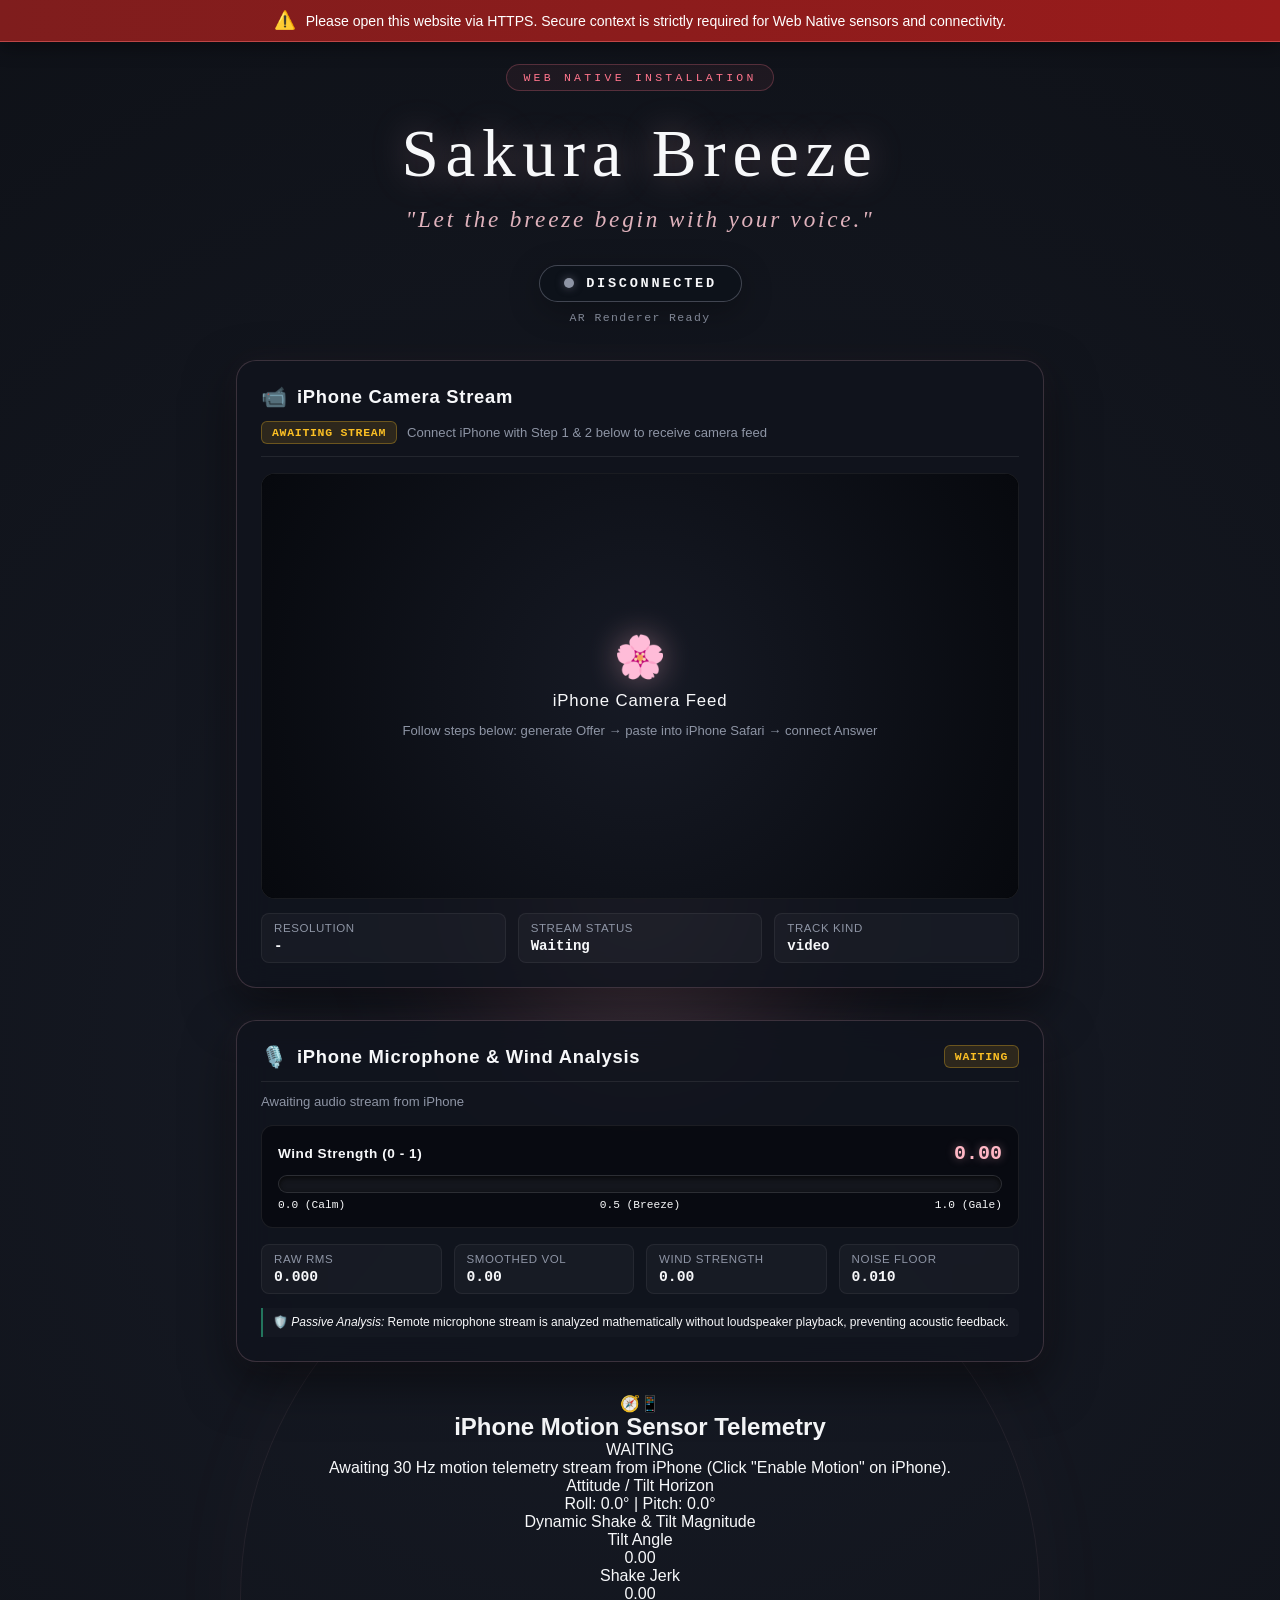
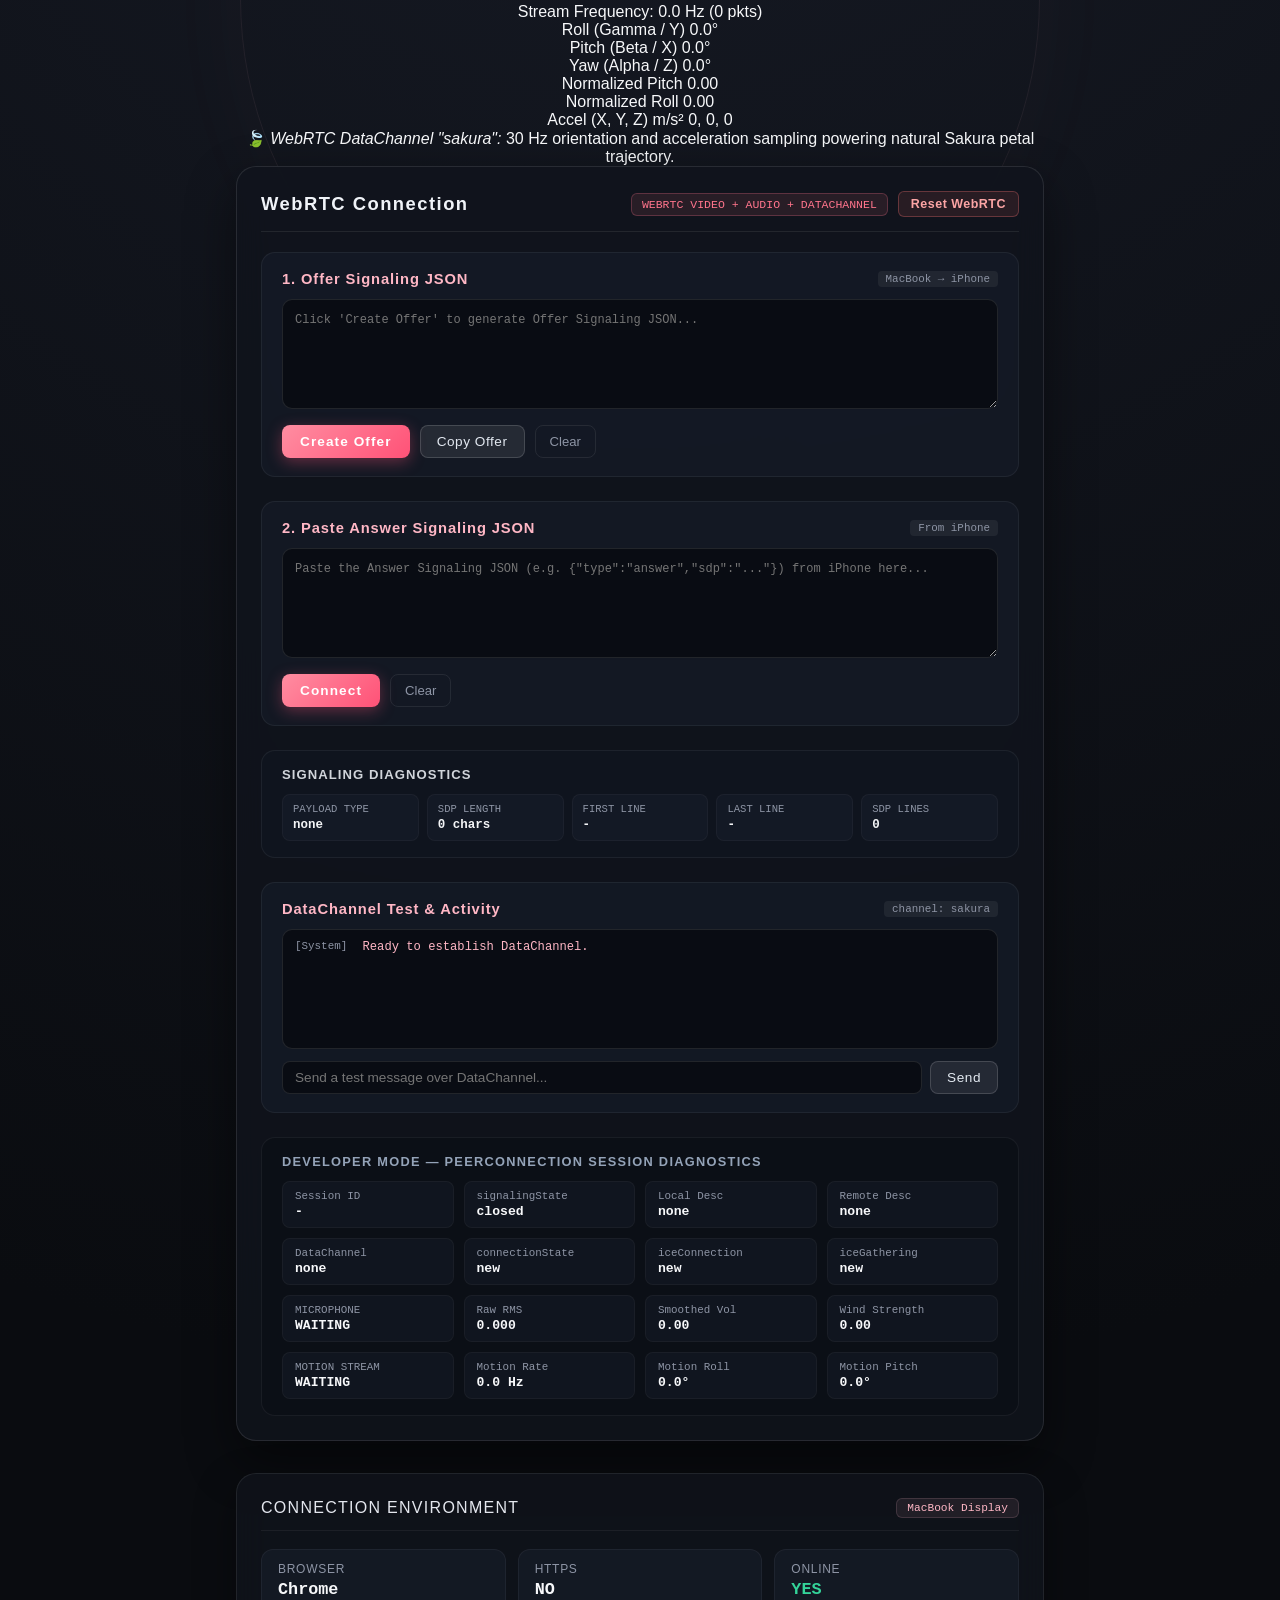
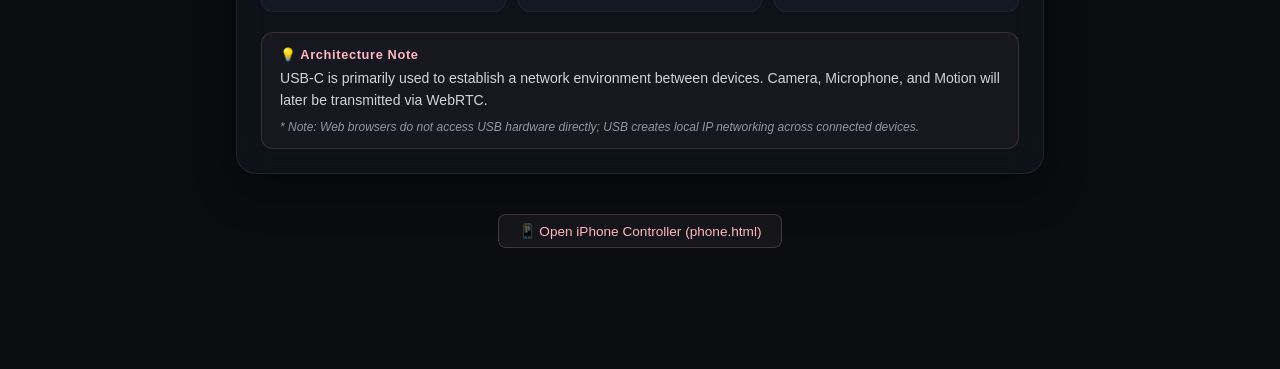
<file: sakura-breeze/index.html>
<!DOCTYPE html>
<html lang="en">
<head>
  <meta charset="UTF-8" />
  <meta name="viewport" content="width=device-width, initial-scale=1.0" />
  <title>Sakura Breeze AR - Main Display</title>
  <meta name="description" content="Sakura Breeze AR - Web Native interactive installation" />
  <link rel="stylesheet" href="./style.css" />
</head>
<body>
  <div id="app">
    <!-- Non-HTTPS Security Warning Banner -->
    <div id="https-warning" class="https-warning" style="display: none;">
      <div class="warning-content">
        <span class="warning-icon">⚠️</span>
        <span class="warning-text">Please open this website via HTTPS. Secure context is strictly required for Web Native sensors and connectivity.</span>
      </div>
    </div>

    <div class="installation-container">
      <div class="zen-backdrop">
        <div class="sakura-glow"></div>
        <div class="ambient-circle"></div>
      </div>

      <main class="content-wrapper">
        <header class="header">
          <div class="badge">WEB NATIVE INSTALLATION</div>
          <h1 class="title">Sakura Breeze</h1>
          <p class="subtitle">"Let the breeze begin with your voice."</p>
        </header>

        <!-- Main Status Panel -->
        <section class="status-panel">
          <div id="status-badge" class="status-badge status-disconnected">
            <span id="status-dot" class="pulsing-dot"></span>
            <span id="connection-status" class="status-text">DISCONNECTED</span>
          </div>
          <div id="ar-status" class="ar-status-text">AR Renderer Ready</div>
        </section>

        <!-- iPhone Camera Live Stream Section (Phase 4) -->
        <section class="video-card">
          <div class="video-header">
            <div class="video-header-left">
              <span class="video-icon">📹</span>
              <h2 class="video-title">iPhone Camera Stream</h2>
            </div>
            <div class="video-status-wrap">
              <span id="video-stream-badge" class="stream-badge stream-waiting">AWAITING STREAM</span>
              <span id="video-status" class="video-status-text">Connect iPhone with Step 1 & 2 below to receive camera feed</span>
            </div>
          </div>

          <div class="video-display-area">
            <video id="remote-video" autoplay playsinline muted></video>
            <div id="video-placeholder" class="video-placeholder">
              <div class="placeholder-icon">🌸</div>
              <div class="placeholder-title">iPhone Camera Feed</div>
              <div class="placeholder-subtext">Follow steps below: generate Offer &rarr; paste into iPhone Safari &rarr; connect Answer</div>
            </div>
          </div>

          <div class="video-details-row">
            <div class="video-detail-item">
              <span class="detail-label">Resolution</span>
              <span id="video-res" class="detail-val">-</span>
            </div>
            <div class="video-detail-item">
              <span class="detail-label">Stream Status</span>
              <span id="video-track-state" class="detail-val">Waiting</span>
            </div>
            <div class="video-detail-item">
              <span class="detail-label">Track Kind</span>
              <span id="video-track-kind" class="detail-val">video</span>
            </div>
          </div>
        </section>

        <!-- iPhone Microphone & Wind Analysis Section (Phase 5) -->
        <section class="audio-card">
          <div class="audio-header">
            <div class="audio-header-left">
              <span class="audio-icon">🎙️</span>
              <h2 class="audio-title">iPhone Microphone &amp; Wind Analysis</h2>
            </div>
            <div class="audio-status-wrap">
              <span id="mic-status-badge" class="mic-badge mic-waiting">WAITING</span>
              <button id="btn-enable-audio" class="btn-enable-audio" type="button" style="display: none;">Enable Audio Analysis</button>
            </div>
          </div>

          <div id="mic-status-text" class="mic-status-text">Awaiting audio stream from iPhone</div>

          <!-- Real-time Wind Strength Meter -->
          <div class="wind-meter-panel">
            <div class="wind-meter-top">
              <span class="meter-title">Wind Strength (0 - 1)</span>
              <span id="wind-meter-value" class="meter-value">0.00</span>
            </div>
            <div class="wind-meter-track">
              <div id="wind-meter-bar" class="wind-meter-bar" style="width: 0%;"></div>
            </div>
            <div class="wind-meter-scale">
              <span>0.0 (Calm)</span>
              <span>0.5 (Breeze)</span>
              <span>1.0 (Gale)</span>
            </div>
          </div>

          <!-- Audio Metrics Grid -->
          <div class="audio-metrics-grid">
            <div class="audio-metric-item">
              <span class="metric-label">Raw RMS</span>
              <span id="audio-raw-rms" class="metric-val">0.000</span>
            </div>
            <div class="audio-metric-item">
              <span class="metric-label">Smoothed Vol</span>
              <span id="audio-smoothed" class="metric-val">0.00</span>
            </div>
            <div class="audio-metric-item">
              <span class="metric-label">Wind Strength</span>
              <span id="audio-wind-strength" class="metric-val">0.00</span>
            </div>
            <div class="audio-metric-item">
              <span class="metric-label">Noise Floor</span>
              <span id="audio-noise-floor" class="metric-val">0.010</span>
            </div>
          </div>
          <div class="audio-safety-note">
            🛡️ <em>Passive Analysis:</em> Remote microphone stream is analyzed mathematically without loudspeaker playback, preventing acoustic feedback.
          </div>
        </section>

        <!-- Section: iPhone Motion Sensor Telemetry (Phase 6) -->
        <section class="motion-card">
          <div class="motion-header">
            <div class="motion-header-left">
              <span class="motion-icon">🧭📱</span>
              <h2 class="motion-title">iPhone Motion Sensor Telemetry</h2>
            </div>
            <div class="motion-status-wrap">
              <span id="motion-status-badge" class="motion-badge motion-waiting">WAITING</span>
            </div>
          </div>

          <div id="motion-status-text" class="motion-status-text">
            Awaiting 30 Hz motion telemetry stream from iPhone (Click "Enable Motion" on iPhone).
          </div>

          <!-- Tilt & Horizon Gauges -->
          <div class="motion-vis-grid">
            <!-- Visual Tilt Horizon Indicator -->
            <div class="motion-vis-card">
              <div class="motion-vis-title">Attitude / Tilt Horizon</div>
              <div class="horizon-bubble-wrap">
                <div class="horizon-crosshair-h"></div>
                <div class="horizon-crosshair-v"></div>
                <div id="horizon-bubble" class="horizon-bubble"></div>
              </div>
              <div class="vis-sublabel">
                Roll: <span id="motion-bubble-roll">0.0°</span> | Pitch: <span id="motion-bubble-pitch">0.0°</span>
              </div>
            </div>

            <!-- Dynamic Motion & Shake Intensity -->
            <div class="motion-vis-card">
              <div class="motion-vis-title">Dynamic Shake &amp; Tilt Magnitude</div>
              <div class="motion-meter-row">
                <span class="meter-label">Tilt Angle</span>
                <div class="motion-meter-track">
                  <div id="motion-tilt-bar" class="motion-meter-bar" style="width: 0%;"></div>
                </div>
                <span id="motion-tilt-val" class="meter-val">0.00</span>
              </div>
              <div class="motion-meter-row">
                <span class="meter-label">Shake Jerk</span>
                <div class="motion-meter-track">
                  <div id="motion-shake-bar" class="motion-meter-bar motion-bar-shake" style="width: 0%;"></div>
                </div>
                <span id="motion-shake-val" class="meter-val">0.00</span>
              </div>
              <div class="vis-sublabel">
                Stream Frequency: <span id="motion-rate" class="highlight-val">0.0 Hz</span> (<span id="motion-packets">0</span> pkts)
              </div>
            </div>
          </div>

          <!-- Detailed Telemetry Grid -->
          <div class="motion-metrics-grid">
            <div class="motion-metric-item">
              <span class="metric-label">Roll (Gamma / Y)</span>
              <span id="motion-roll" class="metric-val">0.0°</span>
            </div>
            <div class="motion-metric-item">
              <span class="metric-label">Pitch (Beta / X)</span>
              <span id="motion-pitch" class="metric-val">0.0°</span>
            </div>
            <div class="motion-metric-item">
              <span class="metric-label">Yaw (Alpha / Z)</span>
              <span id="motion-yaw" class="metric-val">0.0°</span>
            </div>
            <div class="motion-metric-item">
              <span class="metric-label">Normalized Pitch</span>
              <span id="motion-norm-pitch" class="metric-val">0.00</span>
            </div>
            <div class="motion-metric-item">
              <span class="metric-label">Normalized Roll</span>
              <span id="motion-norm-roll" class="metric-val">0.00</span>
            </div>
            <div class="motion-metric-item">
              <span class="metric-label">Accel (X, Y, Z) m/s²</span>
              <span id="motion-accel-xyz" class="metric-val">0, 0, 0</span>
            </div>
          </div>

          <div class="motion-safety-note">
            🍃 <em>WebRTC DataChannel "sakura":</em> 30 Hz orientation and acceleration sampling powering natural Sakura petal trajectory.
          </div>
        </section>

        <!-- WebRTC Connection Section -->
        <section class="webrtc-card">
          <div class="webrtc-header">
            <h2 class="webrtc-title">
              <span>WebRTC Connection</span>
            </h2>
            <div class="webrtc-actions">
              <span class="webrtc-badge">WebRTC Video + Audio + DataChannel</span>
              <button id="btn-reset-webrtc" class="btn-reset" type="button">Reset WebRTC</button>
            </div>
          </div>

          <!-- Dedicated Error Diagnostics Banner -->
          <div id="error-diagnostics" class="error-box"></div>

          <div class="webrtc-sections">
            <!-- Step 1: Offer Signaling JSON -->
            <div class="webrtc-step">
              <div class="step-header">
                <span class="step-label">1. Offer Signaling JSON</span>
                <span class="step-badge">MacBook &rarr; iPhone</span>
              </div>
              <textarea
                id="offer-sdp"
                class="sdp-textarea"
                placeholder="Click 'Create Offer' to generate Offer Signaling JSON..."
                readonly
              ></textarea>
              <div class="btn-group">
                <button id="btn-create-offer" class="btn-primary" type="button">Create Offer</button>
                <button id="btn-copy-offer" class="btn-secondary" type="button">Copy Offer</button>
                <button id="btn-clear-offer" class="btn-clear" type="button">Clear</button>
              </div>
            </div>

            <!-- Step 2: Paste Answer Signaling JSON & Connect -->
            <div class="webrtc-step">
              <div class="step-header">
                <span class="step-label">2. Paste Answer Signaling JSON</span>
                <span class="step-badge">From iPhone</span>
              </div>
              <textarea
                id="answer-sdp"
                class="sdp-textarea"
                placeholder='Paste the Answer Signaling JSON (e.g. {"type":"answer","sdp":"..."}) from iPhone here...'
              ></textarea>
              <div class="btn-group">
                <button id="btn-connect" class="btn-primary" type="button">Connect</button>
                <button id="btn-clear-answer" class="btn-clear" type="button">Clear</button>
              </div>
            </div>

            <!-- Signaling Diagnostics -->
            <div class="signaling-diagnostics-panel">
              <div class="sig-header">
                <span class="sig-title">Signaling Diagnostics</span>
              </div>
              <div class="sig-grid">
                <div class="sig-item">
                  <span class="sig-label">Payload Type</span>
                  <span id="sig-payload-type" class="sig-value">none</span>
                </div>
                <div class="sig-item">
                  <span class="sig-label">SDP Length</span>
                  <span id="sig-sdp-length" class="sig-value">0 chars</span>
                </div>
                <div class="sig-item">
                  <span class="sig-label">First Line</span>
                  <span id="sig-first-line" class="sig-value">-</span>
                </div>
                <div class="sig-item">
                  <span class="sig-label">Last Line</span>
                  <span id="sig-last-line" class="sig-value">-</span>
                </div>
                <div class="sig-item">
                  <span class="sig-label">SDP Lines</span>
                  <span id="sig-line-count" class="sig-value">0</span>
                </div>
              </div>
            </div>

            <!-- DataChannel Test & Log -->
            <div class="datachannel-panel">
              <div class="step-header">
                <span class="step-label">DataChannel Test & Activity</span>
                <span id="dc-state-badge" class="step-badge">channel: sakura</span>
              </div>
              <div id="datachannel-log" class="log-box">
                <div class="log-entry log-system">
                  <span class="log-time">[System]</span> Ready to establish DataChannel.
                </div>
              </div>
              <div class="custom-msg-row">
                <input
                  id="custom-msg-input"
                  class="custom-msg-input"
                  type="text"
                  placeholder="Send a test message over DataChannel..."
                  disabled
                />
                <button id="btn-send-msg" class="btn-secondary" type="button" disabled>Send</button>
              </div>
            </div>

            <!-- Developer Mode / PeerConnection Session Diagnostics -->
            <div class="debug-panel">
              <div class="debug-header">
                <span class="debug-title">Developer Mode &mdash; PeerConnection Session Diagnostics</span>
              </div>
              <div class="debug-grid">
                <div class="debug-item">
                  <span class="debug-label">Session ID</span>
                  <span id="debug-session-id" class="debug-value">-</span>
                </div>
                <div class="debug-item">
                  <span class="debug-label">signalingState</span>
                  <span id="debug-signal-state" class="debug-value">stable</span>
                </div>
                <div class="debug-item">
                  <span class="debug-label">Local Desc</span>
                  <span id="debug-local-desc" class="debug-value">none</span>
                </div>
                <div class="debug-item">
                  <span class="debug-label">Remote Desc</span>
                  <span id="debug-remote-desc" class="debug-value">none</span>
                </div>
                <div class="debug-item">
                  <span class="debug-label">DataChannel</span>
                  <span id="debug-dc-state" class="debug-value">none</span>
                </div>
                <div class="debug-item">
                  <span class="debug-label">connectionState</span>
                  <span id="debug-conn-state" class="debug-value">new</span>
                </div>
                <div class="debug-item">
                  <span class="debug-label">iceConnection</span>
                  <span id="debug-ice-conn-state" class="debug-value">new</span>
                </div>
                <div class="debug-item">
                  <span class="debug-label">iceGathering</span>
                  <span id="debug-ice-gather-state" class="debug-value">new</span>
                </div>
                <div class="debug-item">
                  <span class="debug-label">MICROPHONE</span>
                  <span id="debug-mic-state" class="debug-value">WAITING</span>
                </div>
                <div class="debug-item">
                  <span class="debug-label">Raw RMS</span>
                  <span id="debug-mic-rms" class="debug-value">0.000</span>
                </div>
                <div class="debug-item">
                  <span class="debug-label">Smoothed Vol</span>
                  <span id="debug-mic-smoothed" class="debug-value">0.00</span>
                </div>
                <div class="debug-item">
                  <span class="debug-label">Wind Strength</span>
                  <span id="debug-mic-wind" class="debug-value">0.00</span>
                </div>
                <div class="debug-item">
                  <span class="debug-label">MOTION STREAM</span>
                  <span id="debug-motion-state" class="debug-value">WAITING</span>
                </div>
                <div class="debug-item">
                  <span class="debug-label">Motion Rate</span>
                  <span id="debug-motion-hz" class="debug-value">0.0 Hz</span>
                </div>
                <div class="debug-item">
                  <span class="debug-label">Motion Roll</span>
                  <span id="debug-motion-roll" class="debug-value">0.0°</span>
                </div>
                <div class="debug-item">
                  <span class="debug-label">Motion Pitch</span>
                  <span id="debug-motion-pitch" class="debug-value">0.0°</span>
                </div>
              </div>
            </div>
          </div>
        </section>

        <!-- Connection Environment & Diagnostics (Preserved from Phase 2) -->
        <section class="diagnostics-card">
          <div class="diagnostics-header">
            <h2 class="diagnostics-title">Connection Environment</h2>
            <span class="diagnostics-badge">MacBook Display</span>
          </div>

          <div class="diagnostics-grid">
            <div class="diag-item">
              <span class="diag-label">Browser</span>
              <span id="diag-browser" class="diag-value">Detecting...</span>
            </div>
            <div class="diag-item">
              <span class="diag-label">HTTPS</span>
              <span id="diag-https" class="diag-value">Detecting...</span>
            </div>
            <div class="diag-item">
              <span class="diag-label">Online</span>
              <span id="diag-online" class="diag-value">Detecting...</span>
            </div>
          </div>

          <div class="architecture-notice">
            <p class="notice-title">💡 Architecture Note</p>
            <p class="notice-body">
              USB-C is primarily used to establish a network environment between devices.
              Camera, Microphone, and Motion will later be transmitted via WebRTC.
            </p>
            <p class="notice-subtext">
              * Note: Web browsers do not access USB hardware directly; USB creates local IP networking across connected devices.
            </p>
          </div>
        </section>

        <footer class="footer-nav">
          <a href="phone.html" class="controller-link" target="_blank" rel="noopener">
            📱 Open iPhone Controller (phone.html)
          </a>
        </footer>
      </main>
    </div>
  </div>

  <script src="./diagnostics.js"></script>
  <script src="./ar.js"></script>
  <script src="./audio.js"></script>
  <script src="./motion.js"></script>
  <script src="./app.js"></script>
</body>
</html>
</file>
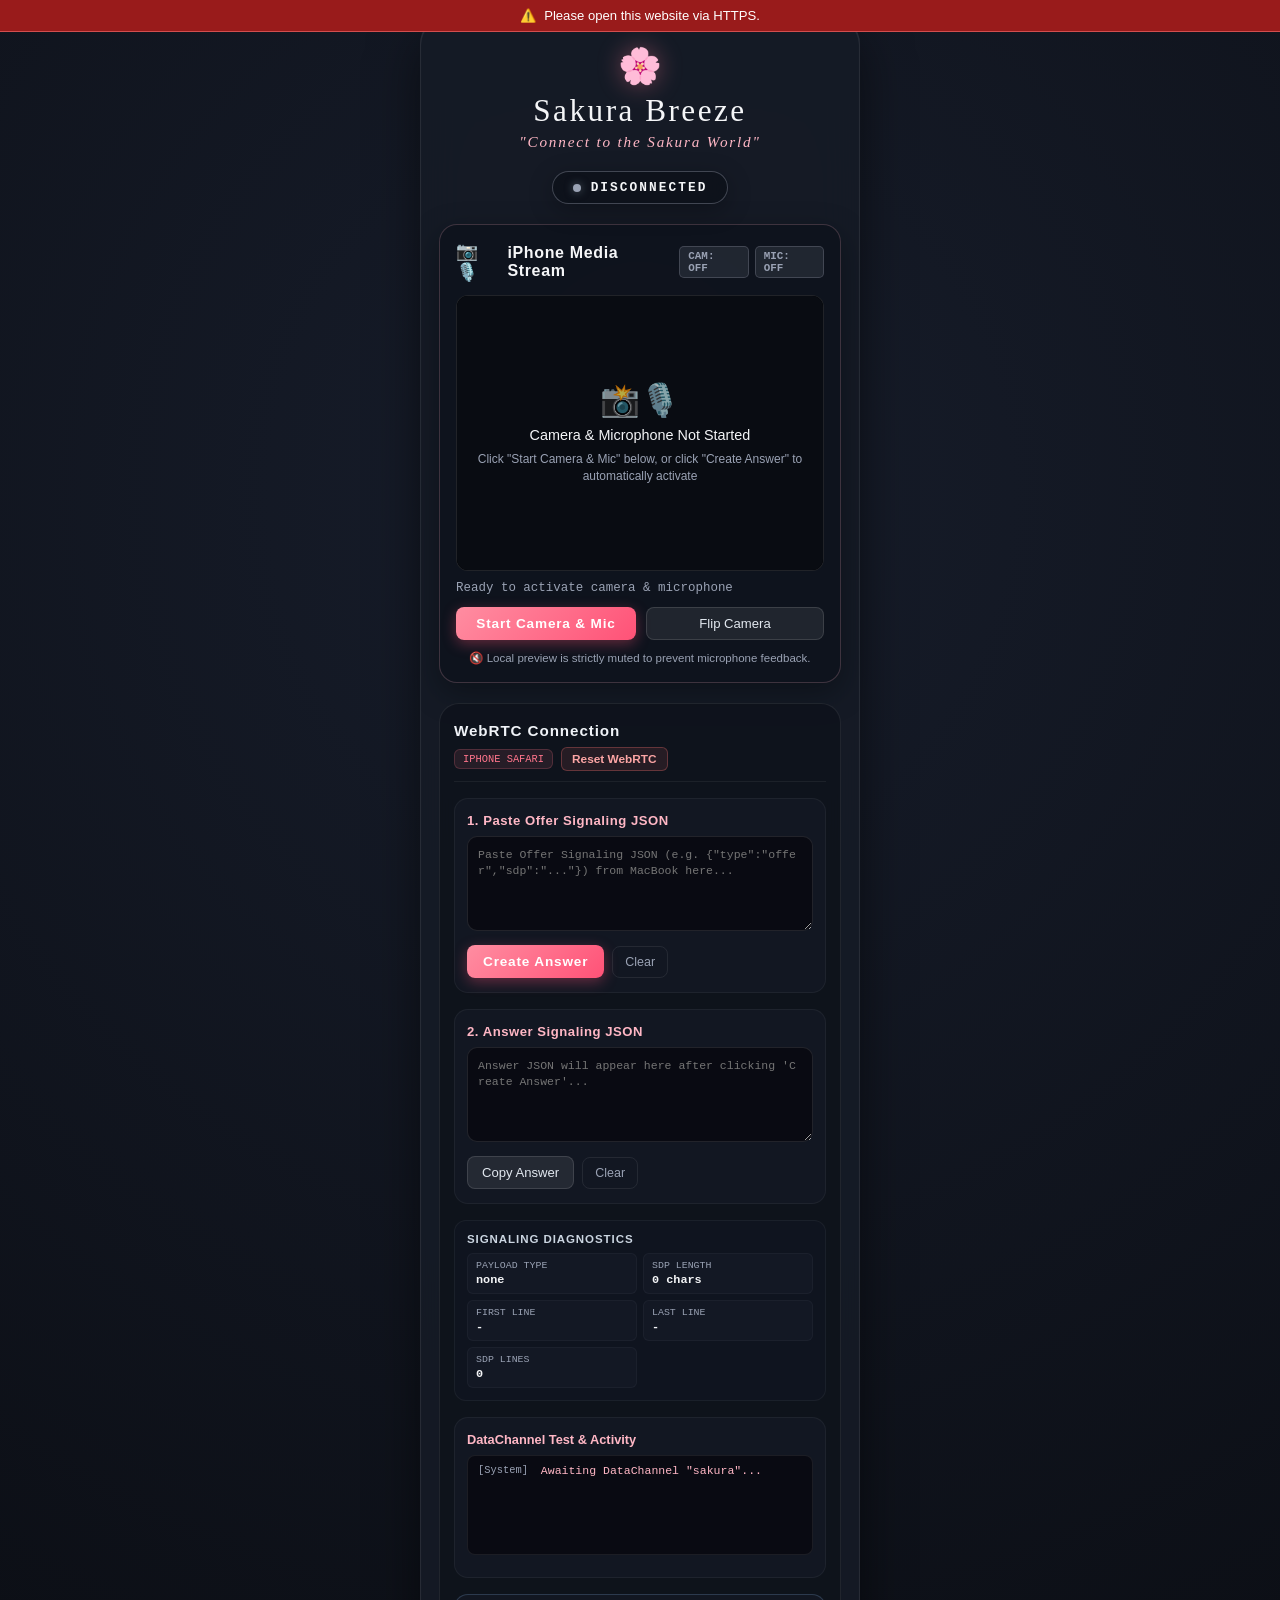
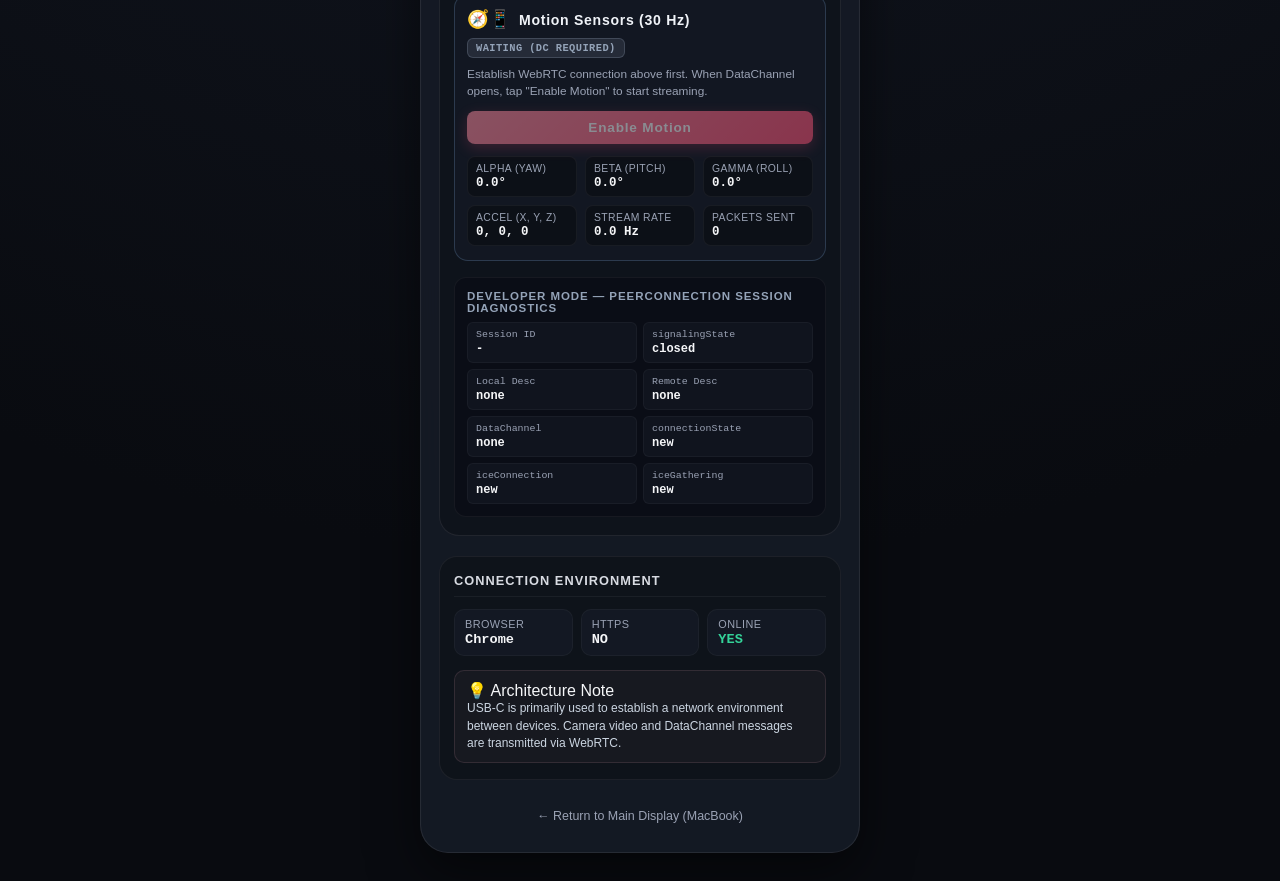
<file: sakura-breeze/phone.html>
<!DOCTYPE html>
<html lang="en">
<head>
  <meta charset="UTF-8" />
  <meta name="viewport" content="width=device-width, initial-scale=1.0, user-scalable=no, viewport-fit=cover" />
  <title>Sakura Breeze - Controller</title>
  <meta name="description" content="Sakura Breeze AR iPhone Controller" />
  <link rel="stylesheet" href="./phone.css" />
</head>
<body>
  <div id="phone-app" class="phone-container">
    <!-- Non-HTTPS Security Warning Banner -->
    <div id="https-warning" class="https-warning" style="display: none;">
      <div class="warning-content">
        <span class="warning-icon">⚠️</span>
        <span class="warning-text">Please open this website via HTTPS.</span>
      </div>
    </div>

    <div class="ambient-glow"></div>

    <main class="phone-card">
      <header class="phone-header">
        <div class="sakura-symbol" aria-hidden="true">🌸</div>
        <h1 class="phone-title">Sakura Breeze</h1>
        <p class="phone-subtitle">"Connect to the Sakura World"</p>
      </header>

      <!-- Main Status Panel -->
      <section class="status-panel">
        <div id="status-badge" class="status-badge status-disconnected">
          <span id="status-dot" class="pulsing-dot"></span>
          <span id="connection-status" class="status-text">DISCONNECTED</span>
        </div>
      </section>

      <!-- iPhone Camera & Microphone Section (Phase 5) -->
      <section class="camera-card">
        <div class="camera-header">
          <div class="camera-header-left">
            <span class="camera-icon">📷🎙️</span>
            <h2 class="camera-title">iPhone Media Stream</h2>
          </div>
          <div class="camera-badges-wrap">
            <span id="camera-status-badge" class="camera-badge camera-inactive">CAM: OFF</span>
            <span id="mic-status-badge" class="camera-badge camera-inactive">MIC: OFF</span>
          </div>
        </div>

        <div class="camera-preview-wrapper">
          <video id="local-video" autoplay playsinline muted></video>
          <div id="camera-placeholder" class="camera-placeholder">
            <div class="placeholder-icon">📸🎙️</div>
            <div class="placeholder-text">Camera &amp; Microphone Not Started</div>
            <div class="placeholder-hint">Click "Start Camera &amp; Mic" below, or click "Create Answer" to automatically activate</div>
          </div>
        </div>

        <div id="camera-status" class="camera-status-info">Ready to activate camera &amp; microphone</div>

        <div class="camera-btn-group">
          <button id="btn-start-camera" class="btn-primary" type="button">Start Camera &amp; Mic</button>
          <button id="btn-switch-camera" class="btn-secondary" type="button" disabled>Flip Camera</button>
        </div>
        <div class="phone-muted-hint">🔇 Local preview is strictly muted to prevent microphone feedback.</div>
      </section>

      <!-- WebRTC Connection Section (Phase 3 & 4) -->
      <section class="webrtc-card">
        <div class="webrtc-header">
          <h2 class="webrtc-title">WebRTC Connection</h2>
          <div class="webrtc-actions">
            <span class="webrtc-badge">iPhone Safari</span>
            <button id="btn-reset-webrtc" class="btn-reset" type="button">Reset WebRTC</button>
          </div>
        </div>

        <!-- Dedicated Error Diagnostics Banner -->
        <div id="error-diagnostics" class="error-box"></div>

        <!-- Step 1: Paste Offer Signaling JSON -->
        <div class="webrtc-step">
          <label for="offer-sdp" class="step-label">1. Paste Offer Signaling JSON</label>
          <textarea
            id="offer-sdp"
            class="sdp-textarea"
            placeholder='Paste Offer Signaling JSON (e.g. {"type":"offer","sdp":"..."}) from MacBook here...'
          ></textarea>
          <div class="btn-group">
            <button id="btn-create-answer" class="btn-primary" type="button">Create Answer</button>
            <button id="btn-clear-offer" class="btn-clear" type="button">Clear</button>
          </div>
        </div>

        <!-- Step 2: Answer Signaling JSON -->
        <div class="webrtc-step">
          <label for="answer-sdp" class="step-label">2. Answer Signaling JSON</label>
          <textarea
            id="answer-sdp"
            class="sdp-textarea"
            placeholder="Answer JSON will appear here after clicking 'Create Answer'..."
            readonly
          ></textarea>
          <div class="btn-group">
            <button id="btn-copy-answer" class="btn-secondary" type="button">Copy Answer</button>
            <button id="btn-clear-answer" class="btn-clear" type="button">Clear</button>
          </div>
        </div>

        <!-- Signaling Diagnostics -->
        <div class="signaling-diagnostics-panel">
          <div class="sig-title">Signaling Diagnostics</div>
          <div class="sig-grid">
            <div class="sig-item">
              <span class="sig-label">Payload Type</span>
              <span id="sig-payload-type" class="sig-value">none</span>
            </div>
            <div class="sig-item">
              <span class="sig-label">SDP Length</span>
              <span id="sig-sdp-length" class="sig-value">0 chars</span>
            </div>
            <div class="sig-item">
              <span class="sig-label">First Line</span>
              <span id="sig-first-line" class="sig-value">-</span>
            </div>
            <div class="sig-item">
              <span class="sig-label">Last Line</span>
              <span id="sig-last-line" class="sig-value">-</span>
            </div>
            <div class="sig-item">
              <span class="sig-label">SDP Lines</span>
              <span id="sig-line-count" class="sig-value">0</span>
            </div>
          </div>
        </div>

        <!-- DataChannel Test & Activity -->
        <div class="datachannel-panel">
          <div class="panel-title">DataChannel Test & Activity</div>
          <div id="datachannel-log" class="log-box">
            <div class="log-entry log-system">
              <span class="log-time">[System]</span> Awaiting DataChannel "sakura"...
            </div>
          </div>
        </div>

        <!-- iPhone Motion Sensors Section (Phase 6) -->
        <div class="motion-card">
          <div class="motion-header">
            <div class="motion-header-left">
              <span class="motion-icon">🧭📱</span>
              <h3 class="motion-title">Motion Sensors (30 Hz)</h3>
            </div>
            <span id="motion-status-badge" class="motion-badge motion-waiting">WAITING (DC REQUIRED)</span>
          </div>

          <p id="motion-hint" class="motion-hint">
            Establish WebRTC connection above first. When DataChannel opens, tap "Enable Motion" to start streaming.
          </p>

          <div class="motion-controls">
            <button id="btn-enable-motion" class="btn-primary" type="button" disabled>Enable Motion</button>
          </div>

          <div class="motion-metrics-grid">
            <div class="motion-metric-item">
              <span class="metric-label">Alpha (Yaw)</span>
              <span id="phone-motion-alpha" class="metric-val">0.0°</span>
            </div>
            <div class="motion-metric-item">
              <span class="metric-label">Beta (Pitch)</span>
              <span id="phone-motion-beta" class="metric-val">0.0°</span>
            </div>
            <div class="motion-metric-item">
              <span class="metric-label">Gamma (Roll)</span>
              <span id="phone-motion-gamma" class="metric-val">0.0°</span>
            </div>
            <div class="motion-metric-item">
              <span class="metric-label">Accel (X, Y, Z)</span>
              <span id="phone-motion-acc" class="metric-val">0, 0, 0</span>
            </div>
            <div class="motion-metric-item">
              <span class="metric-label">Stream Rate</span>
              <span id="phone-motion-rate" class="metric-val">0.0 Hz</span>
            </div>
            <div class="motion-metric-item">
              <span class="metric-label">Packets Sent</span>
              <span id="phone-motion-packets" class="metric-val">0</span>
            </div>
          </div>
        </div>

        <!-- Developer Mode / PeerConnection Session Diagnostics -->
        <div class="debug-panel">
          <div class="debug-title">Developer Mode &mdash; PeerConnection Session Diagnostics</div>
          <div class="debug-grid">
            <div class="debug-item">
              <span class="debug-label">Session ID</span>
              <span id="debug-session-id" class="debug-value">-</span>
            </div>
            <div class="debug-item">
              <span class="debug-label">signalingState</span>
              <span id="debug-signal-state" class="debug-value">stable</span>
            </div>
            <div class="debug-item">
              <span class="debug-label">Local Desc</span>
              <span id="debug-local-desc" class="debug-value">none</span>
            </div>
            <div class="debug-item">
              <span class="debug-label">Remote Desc</span>
              <span id="debug-remote-desc" class="debug-value">none</span>
            </div>
            <div class="debug-item">
              <span class="debug-label">DataChannel</span>
              <span id="debug-dc-state" class="debug-value">none</span>
            </div>
            <div class="debug-item">
              <span class="debug-label">connectionState</span>
              <span id="debug-conn-state" class="debug-value">new</span>
            </div>
            <div class="debug-item">
              <span class="debug-label">iceConnection</span>
              <span id="debug-ice-conn-state" class="debug-value">new</span>
            </div>
            <div class="debug-item">
              <span class="debug-label">iceGathering</span>
              <span id="debug-ice-gather-state" class="debug-value">new</span>
            </div>
          </div>
        </div>
      </section>

      <!-- Connection Environment & Diagnostics (Preserved from Phase 2) -->
      <section class="diagnostics-card">
        <h2 class="diagnostics-title">Connection Environment</h2>

        <div class="diagnostics-grid">
          <div class="diag-item">
            <span class="diag-label">Browser</span>
            <span id="diag-browser" class="diag-value">Detecting...</span>
          </div>
          <div class="diag-item">
            <span class="diag-label">HTTPS</span>
            <span id="diag-https" class="diag-value">Detecting...</span>
          </div>
          <div class="diag-item">
            <span class="diag-label">Online</span>
            <span id="diag-online" class="diag-value">Detecting...</span>
          </div>
        </div>

        <div class="architecture-notice">
          <p class="notice-title">💡 Architecture Note</p>
          <p class="notice-body">
            USB-C is primarily used to establish a network environment between devices.
            Camera video and DataChannel messages are transmitted via WebRTC.
          </p>
        </div>
      </section>

      <footer class="phone-footer">
        <a href="index.html" class="back-link">&larr; Return to Main Display (MacBook)</a>
      </footer>
    </main>
  </div>

  <script src="./diagnostics.js"></script>
  <script src="./phone.js"></script>
</body>
</html>
</file>
<file: sakura-breeze/style.css>
/* ==========================================================================
   Sakura Breeze AR - MacBook Main Screen Styles
   Web Native Interactive Installation
   ========================================================================== */

:root {
  --bg-deep: #0a0c10;
  --bg-surface: rgba(255, 255, 255, 0.03);
  --sakura-pink: #ffb7c5;
  --sakura-glow: rgba(255, 183, 197, 0.35);
  --sakura-accent: #ff758c;
  --text-main: #f7f8fa;
  --text-muted: #8e95a5;
  --color-green: #34d399;
  --color-yellow: #fbbf24;
  --color-red: #f87171;
  --color-blue: #60a5fa;
  --font-serif: "Cinzel", "Playfair Display", "Noto Serif", "Georgia", serif;
  --font-sans: -apple-system, BlinkMacSystemFont, "SF Pro Display", "Segoe UI", Roboto, sans-serif;
  --font-mono: ui-monospace, SFMono-Regular, Menlo, Monaco, Consolas, monospace;
}

* {
  box-sizing: border-box;
  margin: 0;
  padding: 0;
}

html, body {
  width: 100%;
  min-height: 100%;
  background-color: var(--bg-deep);
  color: var(--text-main);
  font-family: var(--font-sans);
  overflow-x: hidden;
  -webkit-font-smoothing: antialiased;
}

#app {
  width: 100vw;
  min-height: 100vh;
  position: relative;
  display: flex;
  flex-direction: column;
  align-items: center;
  justify-content: flex-start;
}

/* Security HTTPS Banner */
.https-warning {
  position: fixed;
  top: 0;
  left: 0;
  right: 0;
  z-index: 100;
  background: linear-gradient(90deg, #7f1d1d, #991b1b);
  border-bottom: 1px solid rgba(248, 113, 113, 0.5);
  padding: 10px 16px;
  color: #fff;
  font-size: 0.88rem;
  box-shadow: 0 4px 20px rgba(0, 0, 0, 0.4);
}

.warning-content {
  max-width: 900px;
  margin: 0 auto;
  display: flex;
  align-items: center;
  justify-content: center;
  gap: 10px;
}

.warning-icon {
  font-size: 1.1rem;
}

/* Ambient Zen Backdrop */
.installation-container {
  position: relative;
  width: 100%;
  min-height: 100vh;
  display: flex;
  align-items: center;
  justify-content: center;
  background: radial-gradient(circle at 50% 30%, #171b26 0%, #0a0c10 75%);
  padding: 40px 20px 80px 20px;
}

.zen-backdrop {
  position: absolute;
  inset: 0;
  pointer-events: none;
  overflow: hidden;
}

.sakura-glow {
  position: absolute;
  top: 25%;
  left: 50%;
  transform: translate(-50%, -50%);
  width: 550px;
  height: 550px;
  background: radial-gradient(circle, var(--sakura-glow) 0%, rgba(255, 117, 140, 0.08) 45%, transparent 70%);
  filter: blur(50px);
  animation: breathe 8s ease-in-out infinite alternate;
}

.ambient-circle {
  position: absolute;
  top: 45%;
  left: 50%;
  transform: translate(-50%, -50%);
  width: 800px;
  height: 800px;
  border-radius: 50%;
  border: 1px solid rgba(255, 183, 197, 0.07);
  box-shadow: 0 0 100px rgba(255, 183, 197, 0.03);
}

/* Main Content */
.content-wrapper {
  position: relative;
  z-index: 10;
  text-align: center;
  display: flex;
  flex-direction: column;
  align-items: center;
  padding: 1.5rem 1rem;
  max-width: 840px;
  width: 100%;
}

.badge {
  display: inline-block;
  font-family: var(--font-mono);
  font-size: 0.72rem;
  letter-spacing: 0.28em;
  color: var(--sakura-accent);
  border: 1px solid rgba(255, 117, 140, 0.25);
  background: rgba(255, 117, 140, 0.06);
  padding: 6px 16px;
  border-radius: 9999px;
  margin-bottom: 1.5rem;
  text-transform: uppercase;
}

.title {
  font-family: var(--font-serif);
  font-size: clamp(2.8rem, 5.5vw, 4.2rem);
  font-weight: 400;
  letter-spacing: 0.1em;
  color: var(--text-main);
  text-shadow: 0 0 35px rgba(255, 183, 197, 0.35);
  margin-bottom: 0.8rem;
}

.subtitle {
  font-family: var(--font-serif);
  font-size: clamp(1.1rem, 2vw, 1.45rem);
  font-weight: 300;
  font-style: italic;
  letter-spacing: 0.12em;
  color: #dfb2bc;
  margin-bottom: 2rem;
}

/* Status Panel */
.status-panel {
  display: flex;
  flex-direction: column;
  align-items: center;
  gap: 0.6rem;
  margin-bottom: 2.2rem;
}

.status-badge {
  display: inline-flex;
  align-items: center;
  gap: 12px;
  padding: 10px 24px;
  background: rgba(14, 18, 27, 0.85);
  border: 1px solid rgba(255, 255, 255, 0.1);
  border-radius: 9999px;
  backdrop-filter: blur(12px);
  box-shadow: 0 8px 32px rgba(0, 0, 0, 0.3);
  transition: border-color 0.3s ease, background 0.3s ease;
}

.status-badge.status-disconnected {
  border-color: rgba(142, 149, 165, 0.4);
}
.status-badge.status-connecting {
  border-color: rgba(251, 191, 36, 0.5);
  box-shadow: 0 0 20px rgba(251, 191, 36, 0.2);
}
.status-badge.status-connected {
  border-color: rgba(52, 211, 153, 0.6);
  box-shadow: 0 0 25px rgba(52, 211, 153, 0.25);
}
.status-badge.status-failed {
  border-color: rgba(248, 113, 113, 0.6);
  box-shadow: 0 0 20px rgba(248, 113, 113, 0.25);
}

.pulsing-dot {
  width: 10px;
  height: 10px;
  border-radius: 50%;
  background-color: var(--text-muted);
  box-shadow: 0 0 8px var(--text-muted);
  transition: all 0.3s ease;
}

.status-disconnected .pulsing-dot {
  background-color: var(--text-muted);
  box-shadow: 0 0 8px rgba(142, 149, 165, 0.5);
}

.status-connecting .pulsing-dot {
  background-color: var(--color-yellow);
  box-shadow: 0 0 12px var(--color-yellow);
  animation: pulse 1.2s ease-in-out infinite;
}

.status-connected .pulsing-dot {
  background-color: var(--color-green);
  box-shadow: 0 0 16px var(--color-green);
  animation: pulse 2.5s ease-in-out infinite;
}

.status-failed .pulsing-dot {
  background-color: var(--color-red);
  box-shadow: 0 0 12px var(--color-red);
}

.status-text {
  font-family: var(--font-mono);
  font-size: 0.85rem;
  font-weight: 700;
  letter-spacing: 0.2em;
  color: var(--text-main);
}

.ar-status-text {
  font-family: var(--font-mono);
  font-size: 0.72rem;
  letter-spacing: 0.12em;
  color: var(--text-muted);
}

/* ==========================================================================
   iPhone Camera Live Stream Card (MacBook Phase 4)
   ========================================================================== */
.video-card {
  width: 100%;
  background: rgba(16, 20, 29, 0.88);
  border: 1px solid rgba(255, 183, 197, 0.18);
  border-radius: 20px;
  padding: 24px;
  backdrop-filter: blur(16px);
  -webkit-backdrop-filter: blur(16px);
  box-shadow: 0 20px 50px rgba(0, 0, 0, 0.5), 0 0 30px rgba(255, 183, 197, 0.05);
  margin-bottom: 2rem;
  text-align: left;
}

.video-header {
  display: flex;
  align-items: center;
  justify-content: space-between;
  margin-bottom: 16px;
  border-bottom: 1px solid rgba(255, 255, 255, 0.08);
  padding-bottom: 12px;
  flex-wrap: wrap;
  gap: 12px;
}

.video-header-left {
  display: flex;
  align-items: center;
  gap: 10px;
}

.video-icon {
  font-size: 1.3rem;
}

.video-title {
  font-size: 1.15rem;
  font-weight: 600;
  color: var(--text-main);
  letter-spacing: 0.04em;
}

.video-status-wrap {
  display: flex;
  align-items: center;
  gap: 10px;
  flex-wrap: wrap;
}

.stream-badge {
  font-family: var(--font-mono);
  font-size: 0.72rem;
  padding: 4px 10px;
  border-radius: 6px;
  font-weight: 600;
  letter-spacing: 0.06em;
  text-transform: uppercase;
}

.stream-badge.stream-waiting {
  background: rgba(251, 191, 36, 0.12);
  color: #fbbf24;
  border: 1px solid rgba(251, 191, 36, 0.3);
}

.stream-badge.stream-active {
  background: rgba(52, 211, 153, 0.15);
  color: #34d399;
  border: 1px solid rgba(52, 211, 153, 0.4);
  animation: pulseStream 2s infinite ease-in-out;
}

.video-status-text {
  font-size: 0.82rem;
  color: var(--text-muted);
}

.video-display-area {
  position: relative;
  width: 100%;
  aspect-ratio: 16 / 9;
  background: #07090e;
  border: 1px solid rgba(255, 255, 255, 0.08);
  border-radius: 14px;
  overflow: hidden;
  display: flex;
  align-items: center;
  justify-content: center;
  box-shadow: inset 0 2px 10px rgba(0, 0, 0, 0.7);
}

#remote-video {
  width: 100%;
  height: 100%;
  object-fit: contain;
  background: #000;
  display: block;
}

.video-placeholder {
  position: absolute;
  inset: 0;
  display: flex;
  flex-direction: column;
  align-items: center;
  justify-content: center;
  background: radial-gradient(circle at 50% 50%, rgba(25, 29, 41, 0.9) 0%, rgba(7, 9, 14, 0.98) 100%);
  gap: 10px;
  padding: 20px;
  text-align: center;
  pointer-events: none;
}

.placeholder-icon {
  font-size: 2.6rem;
  filter: drop-shadow(0 0 16px rgba(255, 183, 197, 0.4));
  animation: breathe 4s infinite alternate ease-in-out;
}

.placeholder-title {
  font-size: 1.05rem;
  font-weight: 500;
  color: var(--text-main);
  letter-spacing: 0.05em;
}

.placeholder-subtext {
  font-size: 0.82rem;
  color: var(--text-muted);
  max-width: 480px;
  line-height: 1.45;
}

.video-details-row {
  display: grid;
  grid-template-columns: repeat(3, 1fr);
  gap: 12px;
  margin-top: 14px;
}

.video-detail-item {
  background: rgba(255, 255, 255, 0.03);
  border: 1px solid rgba(255, 255, 255, 0.06);
  border-radius: 8px;
  padding: 8px 12px;
  display: flex;
  flex-direction: column;
  gap: 4px;
}

.video-detail-item .detail-label {
  font-size: 0.72rem;
  color: var(--text-muted);
  text-transform: uppercase;
  letter-spacing: 0.05em;
}

.video-detail-item .detail-val {
  font-family: var(--font-mono);
  font-size: 0.88rem;
  font-weight: 600;
  color: var(--text-main);
}

@keyframes pulseStream {
  0%, 100% {
    box-shadow: 0 0 0 0 rgba(52, 211, 153, 0.4);
  }
  50% {
    box-shadow: 0 0 0 4px rgba(52, 211, 153, 0.15);
  }
}

/* ==========================================================================
   iPhone Microphone & Wind Analysis Card (MacBook Phase 5)
   ========================================================================== */
.audio-card {
  width: 100%;
  background: rgba(16, 20, 29, 0.88);
  border: 1px solid rgba(255, 183, 197, 0.18);
  border-radius: 20px;
  padding: 24px;
  backdrop-filter: blur(16px);
  -webkit-backdrop-filter: blur(16px);
  box-shadow: 0 20px 50px rgba(0, 0, 0, 0.5), 0 0 30px rgba(255, 183, 197, 0.05);
  margin-bottom: 2rem;
  text-align: left;
}

.audio-header {
  display: flex;
  align-items: center;
  justify-content: space-between;
  margin-bottom: 12px;
  border-bottom: 1px solid rgba(255, 255, 255, 0.08);
  padding-bottom: 12px;
  flex-wrap: wrap;
  gap: 12px;
}

.audio-header-left {
  display: flex;
  align-items: center;
  gap: 10px;
}

.audio-icon {
  font-size: 1.3rem;
}

.audio-title {
  font-size: 1.15rem;
  font-weight: 600;
  color: var(--text-main);
  letter-spacing: 0.04em;
}

.audio-status-wrap {
  display: flex;
  align-items: center;
  gap: 10px;
}

.mic-badge {
  font-family: var(--font-mono);
  font-size: 0.72rem;
  padding: 4px 10px;
  border-radius: 6px;
  font-weight: 600;
  letter-spacing: 0.06em;
  text-transform: uppercase;
}

.mic-badge.mic-waiting {
  background: rgba(251, 191, 36, 0.12);
  color: #fbbf24;
  border: 1px solid rgba(251, 191, 36, 0.3);
}

.mic-badge.mic-receiving {
  background: rgba(96, 165, 250, 0.15);
  color: #60a5fa;
  border: 1px solid rgba(96, 165, 250, 0.4);
}

.mic-badge.mic-analyzing {
  background: rgba(52, 211, 153, 0.15);
  color: #34d399;
  border: 1px solid rgba(52, 211, 153, 0.4);
  animation: pulseStream 2s infinite ease-in-out;
}

.mic-badge.mic-suspended {
  background: rgba(245, 158, 11, 0.15);
  color: #f59e0b;
  border: 1px solid rgba(245, 158, 11, 0.4);
}

.mic-badge.mic-unavailable {
  background: rgba(248, 113, 113, 0.15);
  color: #f87171;
  border: 1px solid rgba(248, 113, 113, 0.4);
}

.btn-enable-audio {
  font-family: var(--font-main);
  font-size: 0.78rem;
  font-weight: 600;
  padding: 6px 14px;
  background: linear-gradient(135deg, rgba(255, 183, 197, 0.25), rgba(255, 110, 140, 0.35));
  color: #ffccd5;
  border: 1px solid rgba(255, 183, 197, 0.5);
  border-radius: 8px;
  cursor: pointer;
  transition: all 0.2s ease;
}

.btn-enable-audio:hover {
  background: linear-gradient(135deg, rgba(255, 183, 197, 0.4), rgba(255, 110, 140, 0.5));
  box-shadow: 0 0 12px rgba(255, 183, 197, 0.3);
}

.mic-status-text {
  font-size: 0.82rem;
  color: var(--text-muted);
  margin-bottom: 16px;
}

/* Horizontal Wind Strength Meter */
.wind-meter-panel {
  background: rgba(7, 9, 14, 0.75);
  border: 1px solid rgba(255, 255, 255, 0.08);
  border-radius: 12px;
  padding: 16px;
  margin-bottom: 16px;
}

.wind-meter-top {
  display: flex;
  justify-content: space-between;
  align-items: center;
  margin-bottom: 10px;
}

.meter-title {
  font-size: 0.85rem;
  font-weight: 600;
  color: var(--text-main);
  letter-spacing: 0.04em;
}

.meter-value {
  font-family: var(--font-mono);
  font-size: 1.25rem;
  font-weight: 700;
  color: #ffb7c5;
  text-shadow: 0 0 10px rgba(255, 183, 197, 0.4);
}

.wind-meter-track {
  width: 100%;
  height: 18px;
  background: rgba(255, 255, 255, 0.05);
  border-radius: 9px;
  overflow: hidden;
  position: relative;
  border: 1px solid rgba(255, 255, 255, 0.1);
  box-shadow: inset 0 2px 5px rgba(0, 0, 0, 0.6);
}

.wind-meter-bar {
  height: 100%;
  background: linear-gradient(90deg, #60a5fa 0%, #34d399 35%, #f59e0b 70%, #ef4444 100%);
  border-radius: 9px;
  transition: width 0.08s ease-out;
  box-shadow: 0 0 12px rgba(96, 165, 250, 0.5);
}

.wind-meter-scale {
  display: flex;
  justify-content: space-between;
  font-size: 0.7rem;
  color: var(--text-dim);
  margin-top: 6px;
  font-family: var(--font-mono);
}

/* Audio Metrics Grid */
.audio-metrics-grid {
  display: grid;
  grid-template-columns: repeat(4, 1fr);
  gap: 12px;
}

.audio-metric-item {
  background: rgba(255, 255, 255, 0.03);
  border: 1px solid rgba(255, 255, 255, 0.06);
  border-radius: 8px;
  padding: 8px 12px;
  display: flex;
  flex-direction: column;
  gap: 4px;
}

.audio-metric-item .metric-label {
  font-size: 0.72rem;
  color: var(--text-muted);
  text-transform: uppercase;
  letter-spacing: 0.05em;
}

.audio-metric-item .metric-val {
  font-family: var(--font-mono);
  font-size: 0.92rem;
  font-weight: 600;
  color: var(--text-main);
}

.audio-safety-note {
  margin-top: 14px;
  font-size: 0.75rem;
  color: var(--text-dim);
  line-height: 1.45;
  background: rgba(255, 255, 255, 0.02);
  border-left: 2px solid rgba(52, 211, 153, 0.5);
  padding: 6px 10px;
  border-radius: 0 6px 6px 0;
}

/* ==========================================================================
   WebRTC Connection Card (MacBook)
   ========================================================================== */
.webrtc-card {
  width: 100%;
  background: rgba(16, 20, 29, 0.82);
  border: 1px solid rgba(255, 255, 255, 0.1);
  border-radius: 20px;
  padding: 24px;
  backdrop-filter: blur(16px);
  -webkit-backdrop-filter: blur(16px);
  box-shadow: 0 20px 50px rgba(0, 0, 0, 0.45);
  margin-bottom: 2rem;
  text-align: left;
}

.webrtc-header {
  display: flex;
  align-items: center;
  justify-content: space-between;
  margin-bottom: 20px;
  border-bottom: 1px solid rgba(255, 255, 255, 0.08);
  padding-bottom: 14px;
  flex-wrap: wrap;
  gap: 10px;
}

.webrtc-title {
  font-size: 1.15rem;
  font-weight: 600;
  letter-spacing: 0.08em;
  color: #f0f3f8;
  display: flex;
  align-items: center;
  gap: 10px;
}

.webrtc-actions {
  display: flex;
  align-items: center;
  gap: 10px;
}

.webrtc-badge {
  font-family: var(--font-mono);
  font-size: 0.72rem;
  color: var(--sakura-accent);
  background: rgba(255, 117, 140, 0.1);
  padding: 4px 10px;
  border-radius: 6px;
  border: 1px solid rgba(255, 117, 140, 0.25);
  text-transform: uppercase;
}

.btn-reset {
  background: rgba(248, 113, 113, 0.1);
  color: #fca5a5;
  border: 1px solid rgba(248, 113, 113, 0.3);
  border-radius: 6px;
  padding: 5px 12px;
  font-family: var(--font-sans);
  font-size: 0.78rem;
  font-weight: 600;
  letter-spacing: 0.04em;
  cursor: pointer;
  transition: all 0.2s ease;
}

.btn-reset:hover {
  background: rgba(248, 113, 113, 0.2);
  border-color: rgba(248, 113, 113, 0.5);
  color: #fff;
  transform: translateY(-1px);
}

/* Dedicated Error Diagnostics Banner */
.error-box {
  width: 100%;
  background: rgba(127, 29, 29, 0.6);
  border: 1px solid rgba(248, 113, 113, 0.5);
  border-radius: 10px;
  padding: 12px 16px;
  color: #fecaca;
  font-family: var(--font-mono);
  font-size: 0.82rem;
  line-height: 1.45;
  margin-bottom: 20px;
  display: none;
  animation: fadeIn 0.2s ease;
}

.error-box strong {
  color: #ffffff;
}

.webrtc-sections {
  display: flex;
  flex-direction: column;
  gap: 24px;
}

.webrtc-step {
  background: rgba(23, 29, 43, 0.6);
  border: 1px solid rgba(255, 255, 255, 0.06);
  border-radius: 14px;
  padding: 18px 20px;
}

.step-header {
  display: flex;
  align-items: center;
  justify-content: space-between;
  margin-bottom: 12px;
}

.step-label {
  font-size: 0.92rem;
  font-weight: 600;
  letter-spacing: 0.06em;
  color: var(--sakura-pink);
  display: flex;
  align-items: center;
  gap: 8px;
}

.step-badge {
  font-family: var(--font-mono);
  font-size: 0.68rem;
  padding: 2px 8px;
  background: rgba(255, 255, 255, 0.06);
  border-radius: 4px;
  color: var(--text-muted);
}

.sdp-textarea {
  width: 100%;
  height: 110px;
  background: rgba(9, 12, 18, 0.88);
  border: 1px solid rgba(255, 255, 255, 0.1);
  border-radius: 10px;
  padding: 12px;
  font-family: var(--font-mono);
  font-size: 0.75rem;
  line-height: 1.45;
  color: #c9d1d9;
  resize: vertical;
  outline: none;
  transition: border-color 0.2s ease, box-shadow 0.2s ease;
  margin-bottom: 12px;
  word-break: break-all;
}

.sdp-textarea:focus {
  border-color: var(--sakura-accent);
  box-shadow: 0 0 12px rgba(255, 117, 140, 0.2);
}

.btn-group {
  display: flex;
  align-items: center;
  gap: 10px;
  flex-wrap: wrap;
}

.btn-primary {
  background: linear-gradient(135deg, #ff8da1 0%, #ff5277 100%);
  color: #fff;
  border: none;
  border-radius: 8px;
  padding: 9px 18px;
  font-family: var(--font-sans);
  font-size: 0.85rem;
  font-weight: 600;
  letter-spacing: 0.08em;
  cursor: pointer;
  box-shadow: 0 4px 15px rgba(255, 82, 119, 0.35);
  transition: all 0.2s ease;
}

.btn-primary:hover:not(:disabled) {
  transform: translateY(-1px);
  box-shadow: 0 6px 20px rgba(255, 82, 119, 0.5);
}

.btn-primary:active:not(:disabled) {
  transform: translateY(1px);
}

.btn-primary:disabled {
  opacity: 0.5;
  cursor: not-allowed;
  box-shadow: none;
}

.btn-secondary {
  background: rgba(255, 255, 255, 0.08);
  color: #e2e8f0;
  border: 1px solid rgba(255, 255, 255, 0.15);
  border-radius: 8px;
  padding: 8px 16px;
  font-family: var(--font-sans);
  font-size: 0.85rem;
  font-weight: 500;
  letter-spacing: 0.04em;
  cursor: pointer;
  transition: all 0.2s ease;
}

.btn-secondary:hover {
  background: rgba(255, 255, 255, 0.15);
  border-color: rgba(255, 255, 255, 0.3);
  color: #fff;
}

.btn-clear {
  background: transparent;
  color: var(--text-muted);
  border: 1px solid rgba(255, 255, 255, 0.08);
  border-radius: 8px;
  padding: 8px 14px;
  font-size: 0.82rem;
  cursor: pointer;
  transition: all 0.2s ease;
}

.btn-clear:hover {
  color: #f87171;
  border-color: rgba(248, 113, 113, 0.3);
}

/* ==========================================================================
   Signaling Diagnostics Panel
   ========================================================================== */
.signaling-diagnostics-panel {
  background: rgba(18, 23, 34, 0.7);
  border: 1px solid rgba(255, 255, 255, 0.06);
  border-radius: 14px;
  padding: 16px 20px;
}

.sig-header {
  display: flex;
  align-items: center;
  justify-content: space-between;
  margin-bottom: 12px;
}

.sig-title {
  font-size: 0.82rem;
  font-weight: 600;
  letter-spacing: 0.08em;
  color: #d1d5db;
  text-transform: uppercase;
}

.sig-grid {
  display: grid;
  grid-template-columns: repeat(5, 1fr);
  gap: 8px;
}

@media (max-width: 768px) {
  .sig-grid {
    grid-template-columns: repeat(2, 1fr);
  }
}

.sig-item {
  background: rgba(24, 30, 44, 0.55);
  border: 1px solid rgba(255, 255, 255, 0.04);
  border-radius: 8px;
  padding: 8px 10px;
  display: flex;
  flex-direction: column;
  gap: 3px;
  overflow: hidden;
}

.sig-label {
  font-size: 0.66rem;
  color: var(--text-muted);
  font-family: var(--font-mono);
  text-transform: uppercase;
}

.sig-value {
  font-family: var(--font-mono);
  font-size: 0.78rem;
  font-weight: 600;
  color: #f3f4f6;
  white-space: nowrap;
  overflow: hidden;
  text-overflow: ellipsis;
}

/* DataChannel Log Section */
.datachannel-panel {
  background: rgba(23, 29, 43, 0.6);
  border: 1px solid rgba(255, 255, 255, 0.06);
  border-radius: 14px;
  padding: 18px 20px;
}

.log-box {
  width: 100%;
  height: 120px;
  background: rgba(9, 12, 18, 0.88);
  border: 1px solid rgba(255, 255, 255, 0.1);
  border-radius: 10px;
  padding: 10px 12px;
  font-family: var(--font-mono);
  font-size: 0.76rem;
  color: #a7b4c7;
  overflow-y: auto;
  margin-bottom: 12px;
  display: flex;
  flex-direction: column;
  gap: 6px;
}

.log-entry {
  display: flex;
  gap: 8px;
  word-break: break-all;
  white-space: pre-wrap;
}

.log-time {
  color: var(--text-muted);
  font-size: 0.68rem;
  flex-shrink: 0;
}

.log-received {
  color: var(--color-green);
  font-weight: 600;
}

.log-sent {
  color: var(--color-blue);
  font-weight: 600;
}

.log-system {
  color: var(--sakura-pink);
}

.log-error {
  color: var(--color-red);
}

.custom-msg-row {
  display: flex;
  gap: 8px;
}

.custom-msg-input {
  flex: 1;
  background: rgba(9, 12, 18, 0.88);
  border: 1px solid rgba(255, 255, 255, 0.1);
  border-radius: 8px;
  padding: 8px 12px;
  color: #fff;
  font-family: var(--font-sans);
  font-size: 0.85rem;
  outline: none;
}

.custom-msg-input:focus {
  border-color: var(--sakura-accent);
}

/* Developer Mode / Debug Info Panel */
.debug-panel {
  background: rgba(12, 16, 23, 0.8);
  border: 1px solid rgba(255, 255, 255, 0.06);
  border-radius: 14px;
  padding: 16px 20px;
}

.debug-header {
  display: flex;
  align-items: center;
  justify-content: space-between;
  margin-bottom: 12px;
}

.debug-title {
  font-size: 0.8rem;
  font-weight: 600;
  letter-spacing: 0.1em;
  color: #94a3b8;
  text-transform: uppercase;
}

.debug-grid {
  display: grid;
  grid-template-columns: repeat(4, 1fr);
  gap: 10px;
}

@media (max-width: 700px) {
  .debug-grid {
    grid-template-columns: repeat(2, 1fr);
  }
}

.debug-item {
  background: rgba(22, 28, 40, 0.5);
  border: 1px solid rgba(255, 255, 255, 0.04);
  border-radius: 8px;
  padding: 8px 12px;
  display: flex;
  flex-direction: column;
  gap: 2px;
}

.debug-label {
  font-size: 0.68rem;
  color: var(--text-muted);
  font-family: var(--font-mono);
}

.debug-value {
  font-family: var(--font-mono);
  font-size: 0.82rem;
  font-weight: 600;
  color: var(--text-main);
  white-space: nowrap;
  overflow: hidden;
  text-overflow: ellipsis;
}

/* Diagnostics Card (Preserved from Phase 2) */
.diagnostics-card {
  width: 100%;
  background: rgba(16, 20, 29, 0.75);
  border: 1px solid rgba(255, 255, 255, 0.08);
  border-radius: 20px;
  padding: 24px;
  backdrop-filter: blur(16px);
  -webkit-backdrop-filter: blur(16px);
  box-shadow: 0 16px 40px rgba(0, 0, 0, 0.4);
  margin-bottom: 2rem;
  text-align: left;
}

.diagnostics-header {
  display: flex;
  align-items: center;
  justify-content: space-between;
  margin-bottom: 18px;
  border-bottom: 1px solid rgba(255, 255, 255, 0.06);
  padding-bottom: 12px;
}

.diagnostics-title {
  font-size: 1rem;
  font-weight: 500;
  letter-spacing: 0.08em;
  color: #e4e7ee;
  text-transform: uppercase;
}

.diagnostics-badge {
  font-family: var(--font-mono);
  font-size: 0.7rem;
  color: var(--sakura-pink);
  background: rgba(255, 183, 197, 0.08);
  padding: 3px 10px;
  border-radius: 6px;
  border: 1px solid rgba(255, 183, 197, 0.15);
}

.diagnostics-grid {
  display: grid;
  grid-template-columns: repeat(3, 1fr);
  gap: 12px;
  margin-bottom: 20px;
}

@media (max-width: 600px) {
  .diagnostics-grid {
    grid-template-columns: 1fr;
  }
}

.diag-item {
  background: rgba(24, 30, 44, 0.6);
  border: 1px solid rgba(255, 255, 255, 0.05);
  border-radius: 12px;
  padding: 12px 16px;
  display: flex;
  flex-direction: column;
  gap: 4px;
}

.diag-label {
  font-size: 0.75rem;
  color: var(--text-muted);
  text-transform: uppercase;
  letter-spacing: 0.06em;
}

.diag-value {
  font-family: var(--font-mono);
  font-size: 1.05rem;
  font-weight: 600;
  color: var(--text-main);
}

.diag-value.status-ok {
  color: var(--color-green);
}

.diag-value.status-err {
  color: var(--color-red);
}

/* Architecture Notice */
.architecture-notice {
  background: rgba(255, 183, 197, 0.04);
  border: 1px solid rgba(255, 183, 197, 0.15);
  border-radius: 12px;
  padding: 14px 18px;
}

.notice-title {
  font-size: 0.8rem;
  font-weight: 600;
  color: var(--sakura-pink);
  margin-bottom: 6px;
  letter-spacing: 0.05em;
}

.notice-body {
  font-size: 0.88rem;
  line-height: 1.55;
  color: #d1d5db;
}

.notice-subtext {
  font-size: 0.75rem;
  color: var(--text-muted);
  margin-top: 8px;
  font-style: italic;
}

/* Footer Link for Testing */
.footer-nav {
  margin-top: 0.5rem;
}

.controller-link {
  display: inline-block;
  font-size: 0.85rem;
  color: var(--sakura-pink);
  text-decoration: none;
  padding: 8px 20px;
  border-radius: 8px;
  border: 1px solid rgba(255, 183, 197, 0.2);
  background: rgba(255, 183, 197, 0.05);
  transition: all 0.25s ease;
}

.controller-link:hover {
  background: rgba(255, 183, 197, 0.15);
  border-color: rgba(255, 183, 197, 0.4);
  transform: translateY(-1px);
}

/* Animations */
@keyframes breathe {
  0% {
    transform: translate(-50%, -50%) scale(0.9);
    opacity: 0.6;
  }
  100% {
    transform: translate(-50%, -50%) scale(1.15);
    opacity: 0.95;
  }
}

@keyframes pulse {
  0%, 100% {
    transform: scale(1);
    opacity: 0.5;
  }
  50% {
    transform: scale(1.4);
    opacity: 1;
    box-shadow: 0 0 16px var(--sakura-accent);
  }
}

@keyframes fadeIn {
  from { opacity: 0; transform: translateY(-4px); }
  to { opacity: 1; transform: translateY(0); }
}
</file>
<file: sakura-breeze/phone.css>
/* ==========================================================================
   Sakura Breeze AR - iPhone Controller Styles
   Mobile-Optimized Touch Interface
   ========================================================================== */

:root {
  --phone-bg: #090b10;
  --card-bg: rgba(22, 27, 38, 0.9);
  --sakura-pink: #ffb7c5;
  --sakura-accent: #ff758c;
  --sakura-glow: rgba(255, 117, 140, 0.4);
  --text-main: #f5f6f8;
  --text-dim: #9aa2b4;
  --color-green: #34d399;
  --color-yellow: #fbbf24;
  --color-red: #f87171;
  --color-blue: #60a5fa;
  --font-serif: "Cinzel", "Playfair Display", "Noto Serif", "Georgia", serif;
  --font-sans: -apple-system, BlinkMacSystemFont, "SF Pro Display", "Segoe UI", Roboto, sans-serif;
  --font-mono: ui-monospace, SFMono-Regular, Menlo, monospace;
}

* {
  box-sizing: border-box;
  margin: 0;
  padding: 0;
  -webkit-tap-highlight-color: transparent;
}

html, body {
  width: 100%;
  min-height: 100%;
  background-color: var(--phone-bg);
  color: var(--text-main);
  font-family: var(--font-sans);
  user-select: none;
  -webkit-user-select: none;
}

/* Security HTTPS Warning Banner */
.https-warning {
  position: fixed;
  top: 0;
  left: 0;
  right: 0;
  z-index: 100;
  background: #991b1b;
  border-bottom: 1px solid rgba(248, 113, 113, 0.6);
  padding: 8px 12px;
  color: #fff;
  font-size: 0.82rem;
  text-align: center;
}

.warning-content {
  display: flex;
  align-items: center;
  justify-content: center;
  gap: 8px;
}

.phone-container {
  width: 100vw;
  min-height: 100vh;
  min-height: 100dvh;
  position: relative;
  display: flex;
  flex-direction: column;
  align-items: center;
  justify-content: flex-start;
  padding: calc(env(safe-area-inset-top, 20px) + 16px) 16px calc(env(safe-area-inset-bottom, 20px) + 24px) 16px;
  background: radial-gradient(circle at 50% 20%, #171d2b 0%, #090b10 80%);
}

.ambient-glow {
  position: absolute;
  top: 15%;
  left: 50%;
  transform: translate(-50%, -50%);
  width: 300px;
  height: 300px;
  background: radial-gradient(circle, var(--sakura-glow) 0%, transparent 70%);
  filter: blur(60px);
  pointer-events: none;
  opacity: 0.75;
}

.phone-card {
  position: relative;
  z-index: 10;
  width: 100%;
  max-width: 440px;
  padding: 28px 18px;
  background: var(--card-bg);
  border: 1px solid rgba(255, 255, 255, 0.08);
  border-radius: 28px;
  backdrop-filter: blur(20px);
  -webkit-backdrop-filter: blur(20px);
  box-shadow: 0 20px 50px rgba(0, 0, 0, 0.5), inset 0 1px 1px rgba(255, 255, 255, 0.1);
  text-align: center;
  display: flex;
  flex-direction: column;
  align-items: center;
}

/* Header */
.phone-header {
  margin-bottom: 20px;
}

.sakura-symbol {
  font-size: 2.2rem;
  margin-bottom: 6px;
  filter: drop-shadow(0 0 12px var(--sakura-glow));
}

.phone-title {
  font-family: var(--font-serif);
  font-size: 1.95rem;
  font-weight: 400;
  letter-spacing: 0.08em;
  color: var(--text-main);
  margin-bottom: 4px;
}

.phone-subtitle {
  font-family: var(--font-serif);
  font-size: 0.95rem;
  letter-spacing: 0.12em;
  font-style: italic;
  color: var(--sakura-pink);
}

/* Status Panel */
.status-panel {
  display: flex;
  flex-direction: column;
  align-items: center;
  gap: 0.5rem;
  margin-bottom: 20px;
}

.status-badge {
  display: inline-flex;
  align-items: center;
  gap: 10px;
  padding: 8px 20px;
  background: rgba(14, 18, 27, 0.85);
  border: 1px solid rgba(255, 255, 255, 0.1);
  border-radius: 9999px;
  backdrop-filter: blur(12px);
  box-shadow: 0 6px 24px rgba(0, 0, 0, 0.3);
  transition: all 0.3s ease;
}

.status-badge.status-disconnected {
  border-color: rgba(142, 149, 165, 0.4);
}
.status-badge.status-connecting {
  border-color: rgba(251, 191, 36, 0.5);
  box-shadow: 0 0 16px rgba(251, 191, 36, 0.2);
}
.status-badge.status-connected {
  border-color: rgba(52, 211, 153, 0.6);
  box-shadow: 0 0 20px rgba(52, 211, 153, 0.25);
}
.status-badge.status-failed {
  border-color: rgba(248, 113, 113, 0.6);
  box-shadow: 0 0 16px rgba(248, 113, 113, 0.25);
}

.pulsing-dot {
  width: 8px;
  height: 8px;
  border-radius: 50%;
  background-color: var(--text-dim);
  box-shadow: 0 0 8px var(--text-dim);
  transition: all 0.3s ease;
}

.status-disconnected .pulsing-dot {
  background-color: var(--text-dim);
  box-shadow: 0 0 8px rgba(154, 162, 180, 0.5);
}

.status-connecting .pulsing-dot {
  background-color: var(--color-yellow);
  box-shadow: 0 0 10px var(--color-yellow);
  animation: pulse 1.2s ease-in-out infinite;
}

.status-connected .pulsing-dot {
  background-color: var(--color-green);
  box-shadow: 0 0 14px var(--color-green);
  animation: pulse 2.5s ease-in-out infinite;
}

.status-failed .pulsing-dot {
  background-color: var(--color-red);
  box-shadow: 0 0 10px var(--color-red);
}

.status-text {
  font-family: var(--font-mono);
  font-size: 0.8rem;
  font-weight: 700;
  letter-spacing: 0.16em;
  color: var(--text-main);
}

/* ==========================================================================
   iPhone Camera Card (Phase 4)
   ========================================================================== */
.camera-card {
  width: 100%;
  background: rgba(14, 18, 27, 0.75);
  border: 1px solid rgba(255, 183, 197, 0.2);
  border-radius: 18px;
  padding: 16px;
  margin-bottom: 20px;
  text-align: left;
  box-shadow: 0 10px 30px rgba(0, 0, 0, 0.35);
}

.camera-header {
  display: flex;
  align-items: center;
  justify-content: space-between;
  margin-bottom: 12px;
}

.camera-header-left {
  display: flex;
  align-items: center;
  gap: 8px;
}

.camera-icon {
  font-size: 1.1rem;
}

.camera-title {
  font-size: 1rem;
  font-weight: 600;
  color: var(--text-main);
  letter-spacing: 0.04em;
}

.camera-badge {
  font-family: var(--font-mono);
  font-size: 0.68rem;
  padding: 3px 8px;
  border-radius: 5px;
  font-weight: 600;
  text-transform: uppercase;
}

.camera-badge.camera-inactive {
  background: rgba(142, 149, 165, 0.15);
  color: var(--text-dim);
  border: 1px solid rgba(142, 149, 165, 0.3);
}

.camera-badge.camera-active {
  background: rgba(52, 211, 153, 0.15);
  color: #34d399;
  border: 1px solid rgba(52, 211, 153, 0.4);
}

.camera-badge.camera-failed {
  background: rgba(248, 113, 113, 0.15);
  color: #f87171;
  border: 1px solid rgba(248, 113, 113, 0.4);
}

.camera-preview-wrapper {
  position: relative;
  width: 100%;
  aspect-ratio: 4 / 3;
  background: #080a10;
  border: 1px solid rgba(255, 255, 255, 0.1);
  border-radius: 12px;
  overflow: hidden;
  margin-bottom: 10px;
  display: flex;
  align-items: center;
  justify-content: center;
}

#local-video {
  width: 100%;
  height: 100%;
  object-fit: cover;
  background: #000;
  display: block;
}

.camera-placeholder {
  position: absolute;
  inset: 0;
  display: flex;
  flex-direction: column;
  align-items: center;
  justify-content: center;
  background: rgba(10, 13, 19, 0.95);
  gap: 8px;
  padding: 14px;
  text-align: center;
  pointer-events: none;
}

.camera-placeholder .placeholder-icon {
  font-size: 2rem;
  opacity: 0.7;
}

.camera-placeholder .placeholder-text {
  font-size: 0.9rem;
  font-weight: 500;
  color: var(--text-main);
}

.camera-placeholder .placeholder-hint {
  font-size: 0.75rem;
  color: var(--text-dim);
  line-height: 1.4;
}

.camera-status-info {
  font-size: 0.78rem;
  color: var(--text-dim);
  margin-bottom: 12px;
  font-family: var(--font-mono);
}

.camera-btn-group {
  display: flex;
  gap: 10px;
}

.camera-btn-group button {
  flex: 1;
}

.camera-badges-wrap {
  display: flex;
  gap: 6px;
  align-items: center;
}

.phone-muted-hint {
  font-size: 0.72rem;
  color: var(--text-dim);
  margin-top: 10px;
  line-height: 1.4;
  text-align: center;
}

/* ==========================================================================
   WebRTC Connection Card (iPhone)
   ========================================================================== */
.webrtc-card {
  width: 100%;
  background: rgba(14, 18, 26, 0.75);
  border: 1px solid rgba(255, 255, 255, 0.08);
  border-radius: 20px;
  padding: 18px 14px;
  margin-bottom: 20px;
  text-align: left;
}

.webrtc-header {
  display: flex;
  align-items: center;
  justify-content: space-between;
  margin-bottom: 16px;
  border-bottom: 1px solid rgba(255, 255, 255, 0.06);
  padding-bottom: 10px;
  flex-wrap: wrap;
  gap: 8px;
}

.webrtc-title {
  font-size: 0.95rem;
  font-weight: 600;
  letter-spacing: 0.06em;
  color: #f0f3f8;
}

.webrtc-actions {
  display: flex;
  align-items: center;
  gap: 8px;
}

.webrtc-badge {
  font-family: var(--font-mono);
  font-size: 0.65rem;
  color: var(--sakura-accent);
  background: rgba(255, 117, 140, 0.1);
  padding: 3px 8px;
  border-radius: 6px;
  border: 1px solid rgba(255, 117, 140, 0.2);
  text-transform: uppercase;
}

.btn-reset {
  background: rgba(248, 113, 113, 0.1);
  color: #fca5a5;
  border: 1px solid rgba(248, 113, 113, 0.3);
  border-radius: 6px;
  padding: 4px 10px;
  font-family: var(--font-sans);
  font-size: 0.74rem;
  font-weight: 600;
  cursor: pointer;
  transition: all 0.2s ease;
}

.btn-reset:active {
  background: rgba(248, 113, 113, 0.25);
}

/* Dedicated Error Diagnostics Banner */
.error-box {
  width: 100%;
  background: rgba(127, 29, 29, 0.65);
  border: 1px solid rgba(248, 113, 113, 0.5);
  border-radius: 8px;
  padding: 10px 12px;
  color: #fecaca;
  font-family: var(--font-mono);
  font-size: 0.74rem;
  line-height: 1.4;
  margin-bottom: 16px;
  display: none;
  animation: fadeIn 0.2s ease;
}

.error-box strong {
  color: #ffffff;
}

.webrtc-step {
  background: rgba(22, 28, 40, 0.55);
  border: 1px solid rgba(255, 255, 255, 0.05);
  border-radius: 14px;
  padding: 14px 12px;
  margin-bottom: 16px;
}

.step-label {
  font-size: 0.82rem;
  font-weight: 600;
  letter-spacing: 0.04em;
  color: var(--sakura-pink);
  margin-bottom: 8px;
  display: block;
}

.sdp-textarea {
  width: 100%;
  height: 95px;
  background: rgba(8, 10, 16, 0.88);
  border: 1px solid rgba(255, 255, 255, 0.1);
  border-radius: 10px;
  padding: 10px;
  font-family: var(--font-mono);
  font-size: 0.72rem;
  line-height: 1.4;
  color: #cbd5e1;
  resize: vertical;
  outline: none;
  user-select: text;
  -webkit-user-select: text;
  margin-bottom: 10px;
  word-break: break-all;
}

.sdp-textarea:focus {
  border-color: var(--sakura-accent);
}

.btn-group {
  display: flex;
  align-items: center;
  gap: 8px;
  flex-wrap: wrap;
}

.btn-primary {
  background: linear-gradient(135deg, #ff8da1 0%, #ff5277 100%);
  color: #fff;
  border: none;
  border-radius: 8px;
  padding: 9px 16px;
  font-family: var(--font-sans);
  font-size: 0.85rem;
  font-weight: 600;
  letter-spacing: 0.06em;
  cursor: pointer;
  box-shadow: 0 4px 14px rgba(255, 82, 119, 0.35);
  transition: all 0.2s ease;
}

.btn-primary:active:not(:disabled) {
  transform: scale(0.97);
}

.btn-primary:disabled {
  opacity: 0.5;
  cursor: not-allowed;
}

.btn-secondary {
  background: rgba(255, 255, 255, 0.08);
  color: #e2e8f0;
  border: 1px solid rgba(255, 255, 255, 0.12);
  border-radius: 8px;
  padding: 8px 14px;
  font-size: 0.82rem;
  font-weight: 500;
  cursor: pointer;
  transition: all 0.2s ease;
}

.btn-clear {
  background: transparent;
  color: var(--text-dim);
  border: 1px solid rgba(255, 255, 255, 0.08);
  border-radius: 8px;
  padding: 8px 12px;
  font-size: 0.78rem;
  cursor: pointer;
}

/* Signaling Diagnostics Panel (iPhone) */
.signaling-diagnostics-panel {
  background: rgba(16, 22, 33, 0.7);
  border: 1px solid rgba(255, 255, 255, 0.05);
  border-radius: 12px;
  padding: 12px;
  margin-bottom: 16px;
}

.sig-title {
  font-size: 0.72rem;
  font-weight: 600;
  letter-spacing: 0.08em;
  color: #cbd5e1;
  text-transform: uppercase;
  margin-bottom: 8px;
}

.sig-grid {
  display: grid;
  grid-template-columns: repeat(2, 1fr);
  gap: 6px;
}

.sig-item {
  background: rgba(22, 28, 40, 0.6);
  border: 1px solid rgba(255, 255, 255, 0.04);
  border-radius: 6px;
  padding: 6px 8px;
  display: flex;
  flex-direction: column;
  gap: 2px;
  overflow: hidden;
}

.sig-label {
  font-size: 0.62rem;
  color: var(--text-dim);
  font-family: var(--font-mono);
  text-transform: uppercase;
}

.sig-value {
  font-family: var(--font-mono);
  font-size: 0.74rem;
  font-weight: 600;
  color: #f3f4f6;
  white-space: nowrap;
  overflow: hidden;
  text-overflow: ellipsis;
}

/* DataChannel Log Section (iPhone) */
.datachannel-panel {
  background: rgba(22, 28, 40, 0.55);
  border: 1px solid rgba(255, 255, 255, 0.05);
  border-radius: 14px;
  padding: 14px 12px;
  margin-bottom: 16px;
}

.panel-title {
  font-size: 0.8rem;
  font-weight: 600;
  color: var(--sakura-pink);
  margin-bottom: 8px;
}

.log-box {
  width: 100%;
  height: 100px;
  background: rgba(8, 10, 16, 0.88);
  border: 1px solid rgba(255, 255, 255, 0.08);
  border-radius: 8px;
  padding: 8px 10px;
  font-family: var(--font-mono);
  font-size: 0.72rem;
  color: #94a3b8;
  overflow-y: auto;
  margin-bottom: 8px;
  display: flex;
  flex-direction: column;
  gap: 4px;
  user-select: text;
  -webkit-user-select: text;
}

.log-entry {
  display: flex;
  gap: 6px;
  word-break: break-all;
  white-space: pre-wrap;
}

.log-time {
  color: var(--text-dim);
  font-size: 0.65rem;
  flex-shrink: 0;
}

.log-received {
  color: var(--color-green);
  font-weight: 600;
}

.log-sent {
  color: var(--color-blue);
  font-weight: 600;
}

.log-system {
  color: var(--sakura-pink);
}

.log-error {
  color: var(--color-red);
}

/* Developer Mode / Debug Info Panel (iPhone) */
.debug-panel {
  background: rgba(10, 14, 22, 0.85);
  border: 1px solid rgba(255, 255, 255, 0.05);
  border-radius: 12px;
  padding: 12px;
}

.debug-title {
  font-size: 0.72rem;
  font-weight: 600;
  letter-spacing: 0.08em;
  color: #94a3b8;
  text-transform: uppercase;
  margin-bottom: 8px;
}

.debug-grid {
  display: grid;
  grid-template-columns: repeat(2, 1fr);
  gap: 6px;
}

.debug-item {
  background: rgba(20, 26, 38, 0.6);
  border: 1px solid rgba(255, 255, 255, 0.04);
  border-radius: 6px;
  padding: 6px 8px;
  display: flex;
  flex-direction: column;
  gap: 2px;
}

.debug-label {
  font-size: 0.62rem;
  color: var(--text-dim);
  font-family: var(--font-mono);
}

.debug-value {
  font-family: var(--font-mono);
  font-size: 0.75rem;
  font-weight: 600;
  color: var(--text-main);
  white-space: nowrap;
  overflow: hidden;
  text-overflow: ellipsis;
}

/* Diagnostics Card (Preserved from Phase 2) */
.diagnostics-card {
  width: 100%;
  background: rgba(13, 17, 24, 0.65);
  border: 1px solid rgba(255, 255, 255, 0.06);
  border-radius: 18px;
  padding: 16px 14px;
  margin-bottom: 20px;
  text-align: left;
}

.diagnostics-title {
  font-size: 0.8rem;
  font-weight: 600;
  letter-spacing: 0.08em;
  color: #d8dbe2;
  text-transform: uppercase;
  margin-bottom: 12px;
  padding-bottom: 8px;
  border-bottom: 1px solid rgba(255, 255, 255, 0.05);
}

.diagnostics-grid {
  display: grid;
  grid-template-columns: repeat(3, 1fr);
  gap: 8px;
  margin-bottom: 14px;
}

.diag-item {
  background: rgba(24, 30, 44, 0.5);
  border: 1px solid rgba(255, 255, 255, 0.04);
  border-radius: 10px;
  padding: 8px 10px;
  display: flex;
  flex-direction: column;
  gap: 2px;
}

.diag-label {
  font-size: 0.68rem;
  color: var(--text-dim);
  text-transform: uppercase;
  letter-spacing: 0.04em;
}

.diag-value {
  font-family: var(--font-mono);
  font-size: 0.85rem;
  font-weight: 600;
  color: var(--text-main);
  white-space: nowrap;
  overflow: hidden;
  text-overflow: ellipsis;
}

.diag-value.status-ok {
  color: var(--color-green);
}

.diag-value.status-err {
  color: var(--color-red);
}

/* Architecture Notice */
.architecture-notice {
  background: rgba(255, 183, 197, 0.04);
  border: 1px solid rgba(255, 183, 197, 0.12);
  border-radius: 10px;
  padding: 10px 12px;
}

.notice-body {
  font-size: 0.75rem;
  line-height: 1.45;
  color: #cbd5e1;
}

/* Footer */
.phone-footer {
  margin-top: 6px;
}

.back-link {
  font-size: 0.78rem;
  color: var(--text-dim);
  text-decoration: none;
  transition: color 0.2s ease;
}

.back-link:hover {
  color: var(--sakura-pink);
}

@keyframes pulse {
  0%, 100% {
    transform: scale(1);
    opacity: 0.5;
  }
  50% {
    transform: scale(1.4);
    opacity: 1;
  }
}

@keyframes fadeIn {
  from { opacity: 0; transform: translateY(-4px); }
  to { opacity: 1; transform: translateY(0); }
}

/* ==========================================================================
   iPhone Motion Sensors Section (Phone Phase 6)
   ========================================================================== */
.motion-card {
  background: rgba(22, 28, 40, 0.55);
  border: 1px solid rgba(147, 197, 253, 0.2);
  border-radius: 14px;
  padding: 14px 12px;
  margin-bottom: 16px;
  text-align: left;
}

.motion-header {
  display: flex;
  align-items: center;
  justify-content: space-between;
  margin-bottom: 8px;
  flex-wrap: wrap;
  gap: 8px;
}

.motion-header-left {
  display: flex;
  align-items: center;
  gap: 8px;
}

.motion-icon {
  font-size: 1.1rem;
}

.motion-title {
  font-size: 0.88rem;
  font-weight: 600;
  letter-spacing: 0.05em;
  color: #f0f3f8;
}

.motion-badge {
  font-family: var(--font-mono);
  font-size: 0.65rem;
  padding: 3px 8px;
  border-radius: 6px;
  font-weight: 600;
  letter-spacing: 0.04em;
  text-transform: uppercase;
}

.motion-waiting {
  background: rgba(148, 163, 184, 0.15);
  color: #94a3b8;
  border: 1px solid rgba(148, 163, 184, 0.25);
}

.motion-ready {
  background: rgba(96, 165, 250, 0.2);
  color: #60a5fa;
  border: 1px solid rgba(96, 165, 250, 0.4);
  animation: pulseStream 2s infinite ease-in-out;
}

.motion-active {
  background: rgba(52, 211, 153, 0.2);
  color: #34d399;
  border: 1px solid rgba(52, 211, 153, 0.4);
}

.motion-denied {
  background: rgba(239, 68, 68, 0.2);
  color: #f87171;
  border: 1px solid rgba(239, 68, 68, 0.4);
}

.motion-hint {
  font-size: 0.74rem;
  color: var(--text-dim);
  line-height: 1.4;
  margin-bottom: 12px;
}

.motion-controls {
  margin-bottom: 12px;
}

.motion-controls button {
  width: 100%;
}

.motion-metrics-grid {
  display: grid;
  grid-template-columns: repeat(3, 1fr);
  gap: 8px;
}

.motion-metric-item {
  background: rgba(0, 0, 0, 0.3);
  border: 1px solid rgba(255, 255, 255, 0.05);
  border-radius: 8px;
  padding: 6px 8px;
  display: flex;
  flex-direction: column;
  gap: 2px;
}

.motion-metric-item .metric-label {
  font-size: 0.65rem;
  color: var(--text-dim);
  text-transform: uppercase;
  letter-spacing: 0.04em;
}

.motion-metric-item .metric-val {
  font-family: var(--font-mono);
  font-size: 0.78rem;
  font-weight: 600;
  color: var(--text-main);
  white-space: nowrap;
  overflow: hidden;
  text-overflow: ellipsis;
}
</file>
